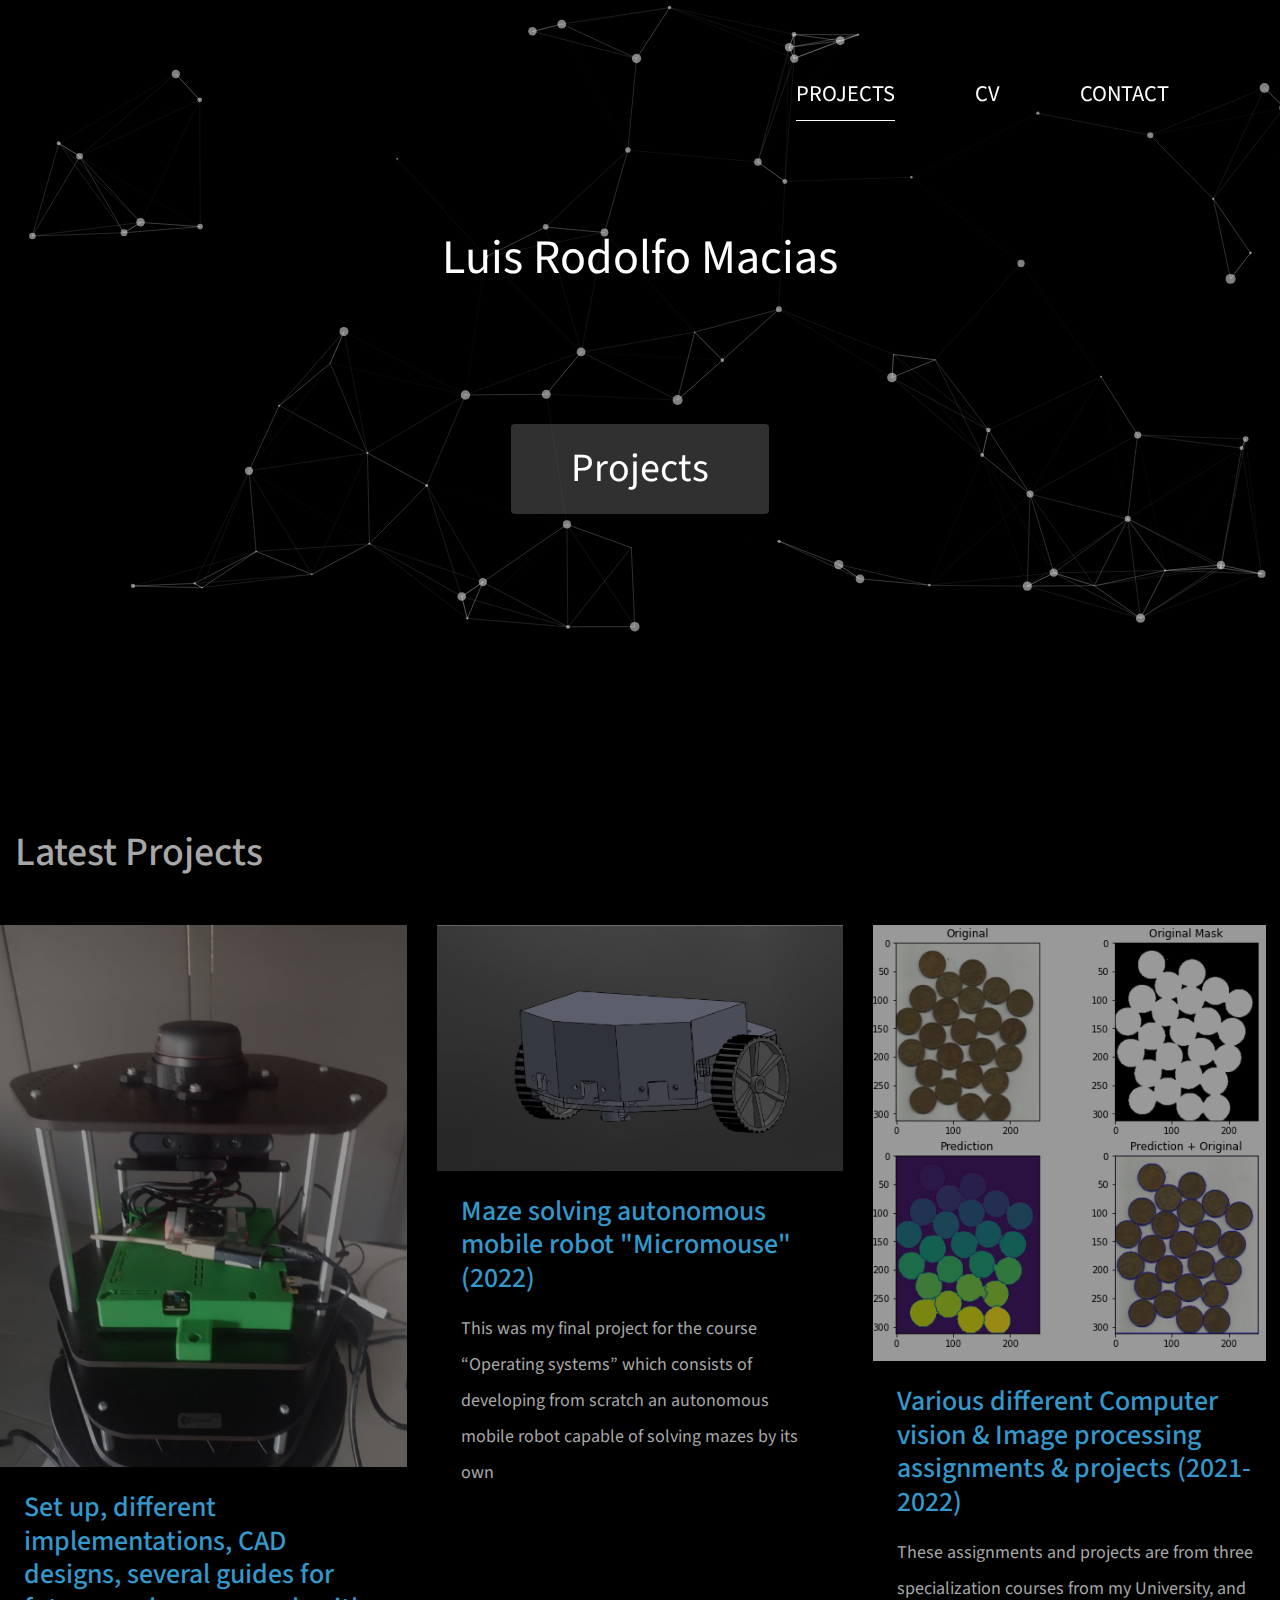
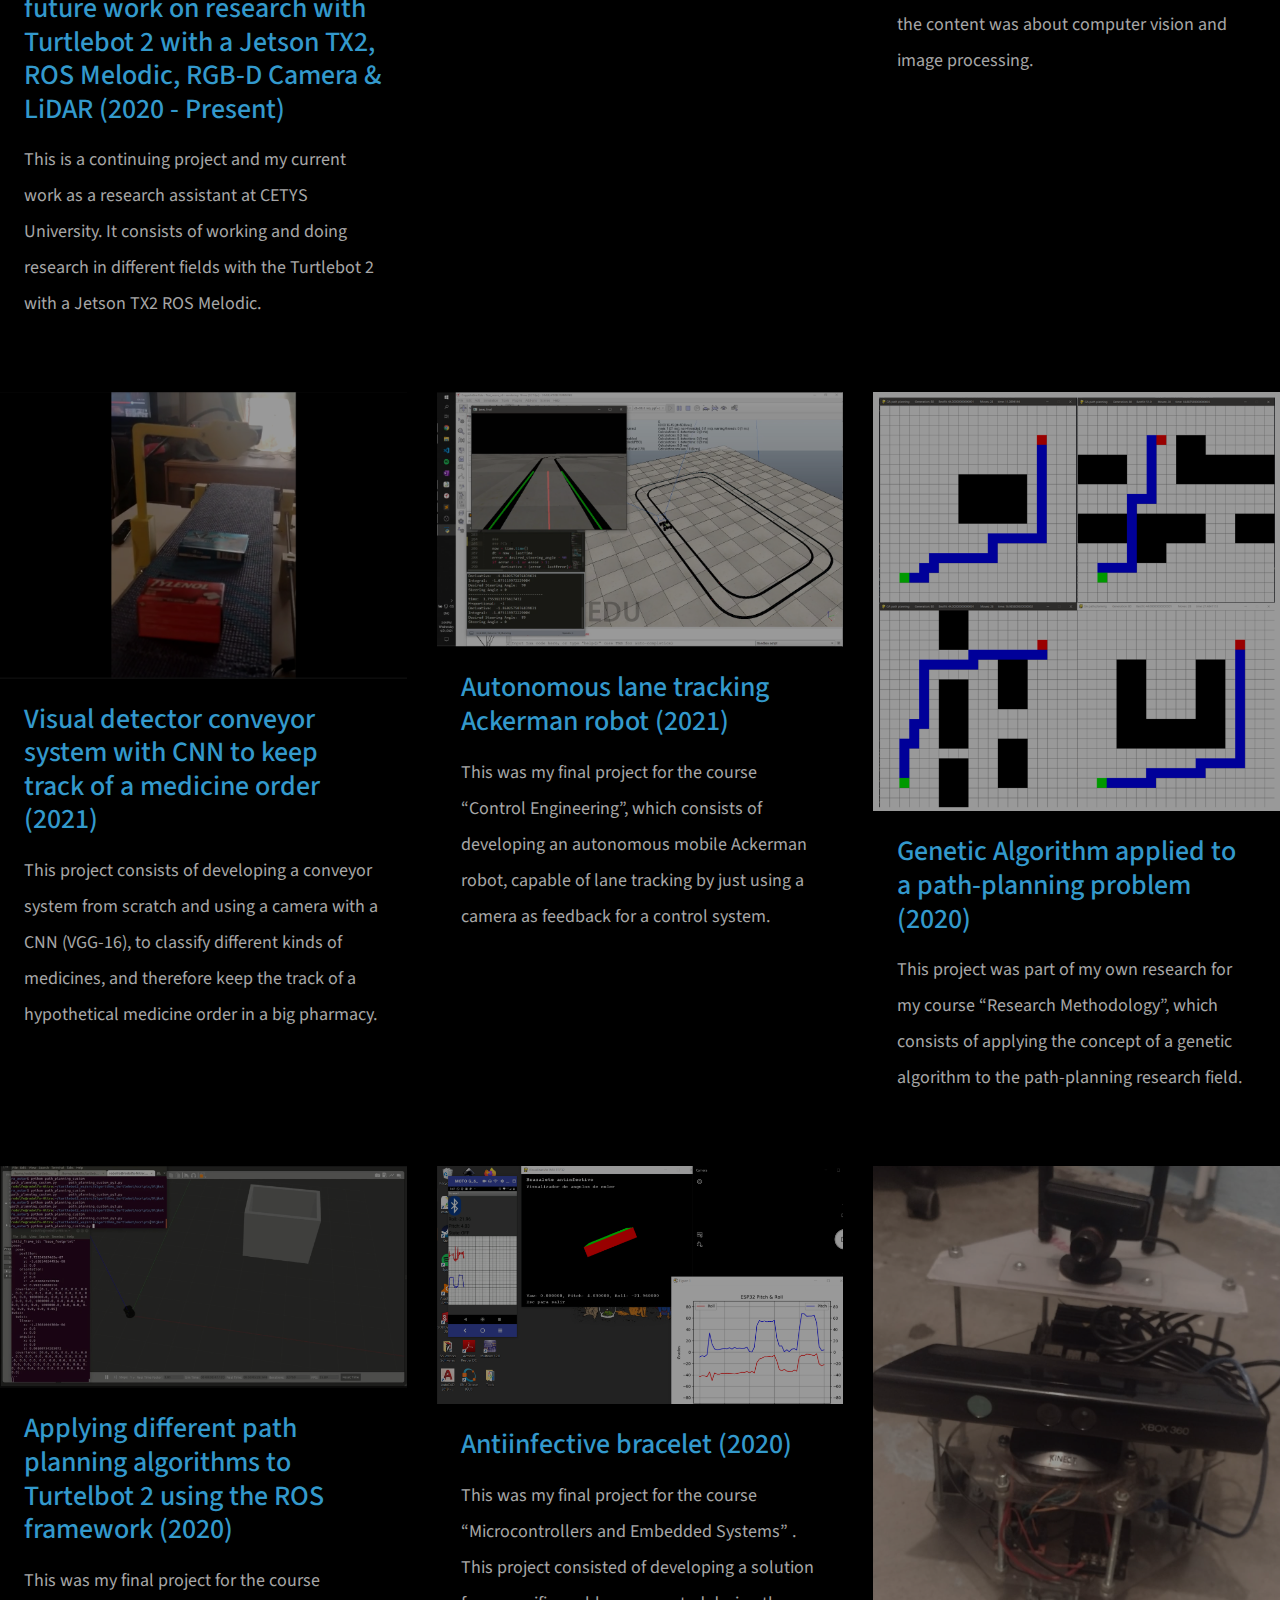
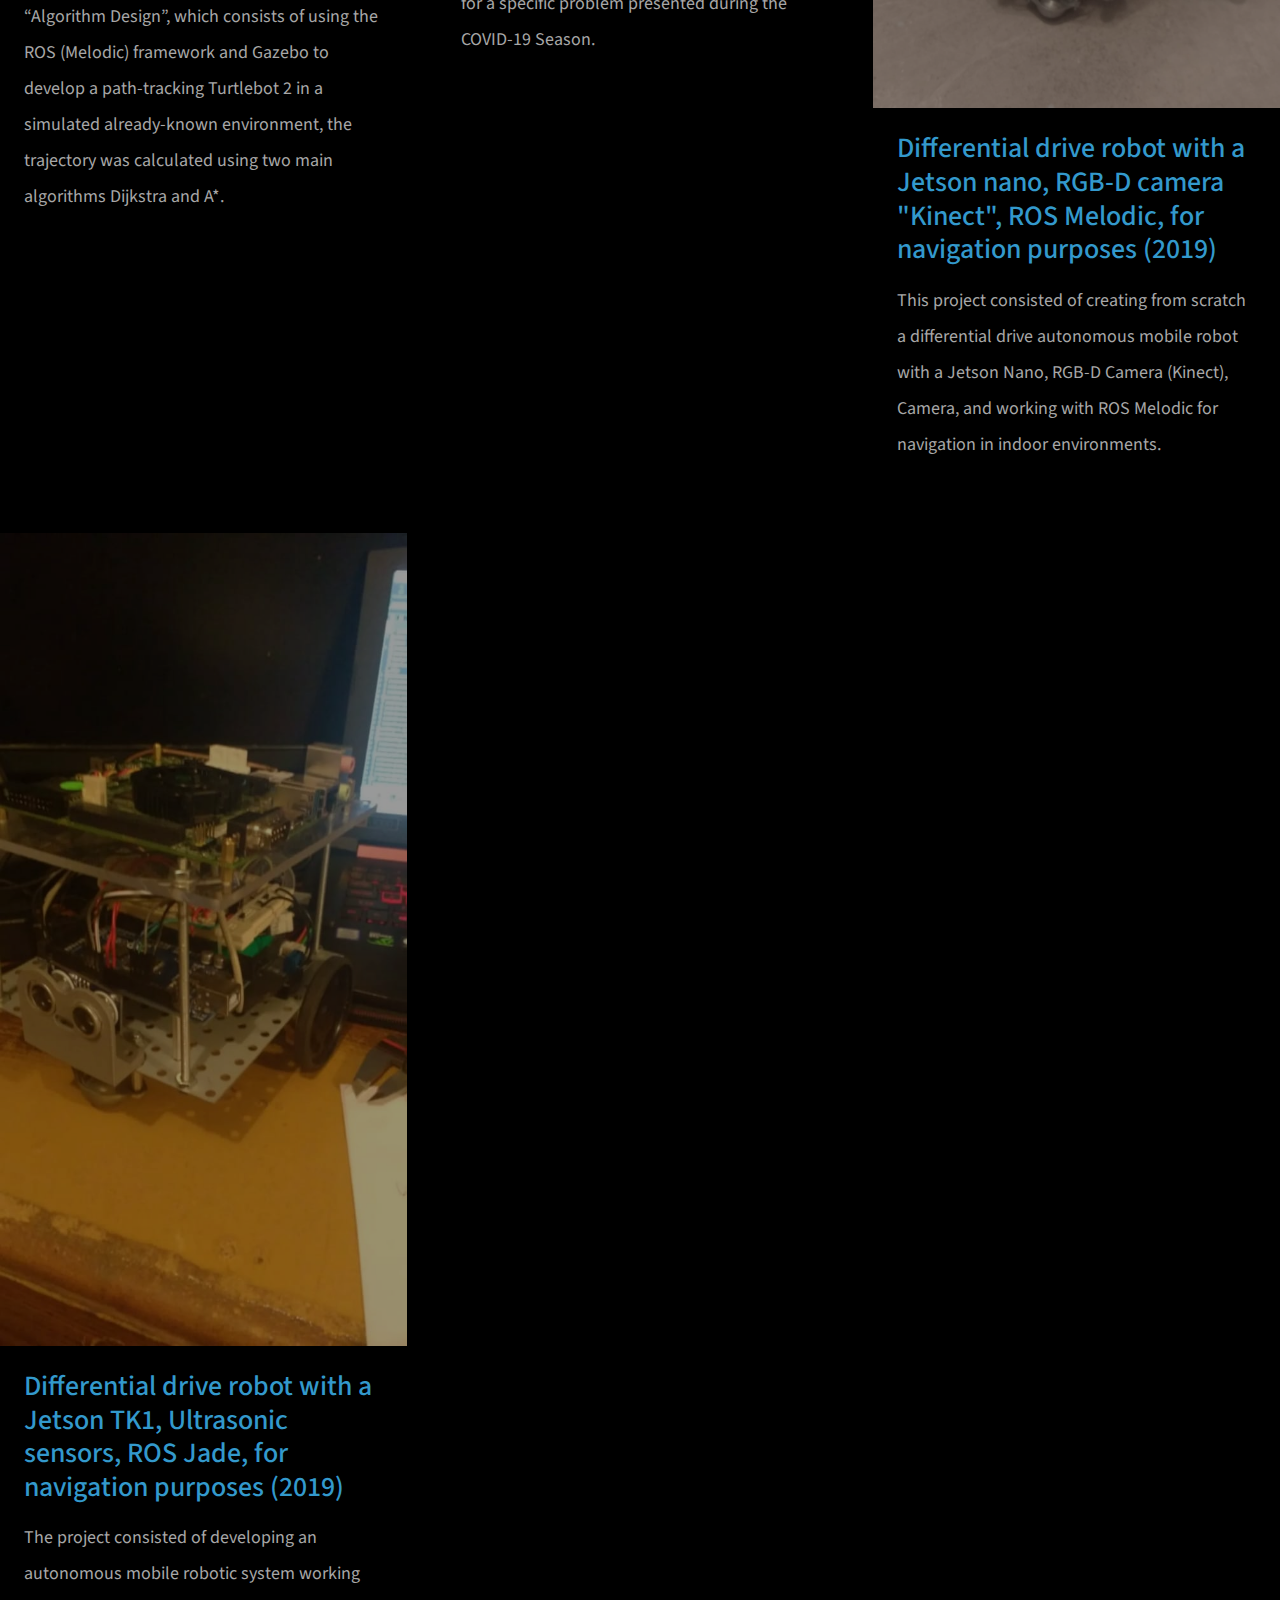
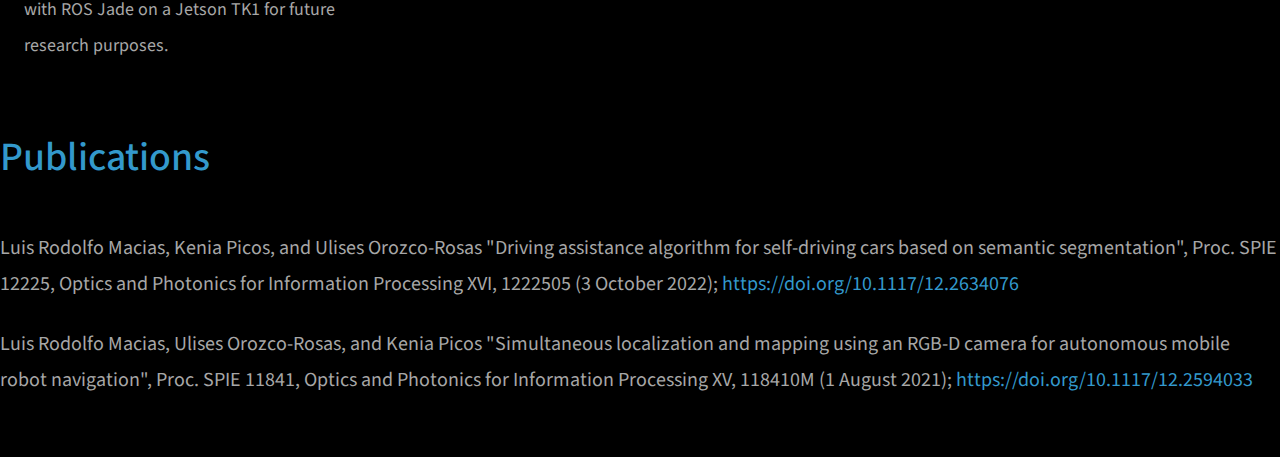
<file: index.html>
<!DOCTYPE html>
<html lang="en">

<head>
    <meta charset="UTF-8">
    <meta name="viewport" content="width=device-width, initial-scale=1.0">
    <title>Luis Rodolfo Macias</title>
    <link rel="stylesheet" href="fontawesome/css/all.min.css"> <!-- https://fontawesome.com/ -->
    <link href="https://fonts.googleapis.com/css2?family=Source+Sans+Pro&display=swap" rel="stylesheet">
    <!-- https://fonts.google.com/ -->
    <link rel="stylesheet" href="css/bootstrap.min.css">
    <link rel="stylesheet" href="css/templatemo-video-catalog.css">
<!--

TemplateMo 552 Video Catalog

https://templatemo.com/tm-552-video-catalog

-->

</head>

<style>

    /* ---- particles.js container ---- */ 
    
    #particles-js{ 
    position:relative;
    z-index:1;
    background-color:#00000000;
    width: 100%;
    height: 100%;
    /* max-height: 350px; */
    }
    
  
  .header,.banner-section{
    position:relative;
    width:100%;
    
  }
  
  .banner-section{
      height: 100vh;
      padding-top:150px;
      position: relative;
      align-items: center;
      justify-content: center;
      background-color: #3cd1ff;
      background-image:url(../img/bg.svg);
      background-size: cover;
      background-position: center center;
      background-repeat: no-repeat;
  }
  
  .header-inner{
    position:absolute;
    width:100%;
    top:0;
    z-index:44;
    left:0;
  }
  


</style>


<body>
    <div class="tm-page-wrap mx-auto">
        <div class="position-relative">
            <div class="position-absolute tm-site-header">
                <div class="container-fluid position-relative">
                    <div class="row"> 
                        <div class="col-5 col-md-8 ml-auto mr-0">
                            <div class="tm-site-nav">
                                <nav class="navbar navbar-expand-lg mr-0 ml-auto" id="tm-main-nav">
                                    <button class="navbar-toggler tm-bg-black py-2 px-3 mr-0 ml-auto collapsed" type="button"
                                        data-toggle="collapse" data-target="#navbar-nav" aria-controls="navbar-nav"
                                        aria-expanded="false" aria-label="Toggle navigation">
                                        <span>
                                            <i class="fas fa-bars tm-menu-closed-icon"></i>
                                            <i class="fas fa-times tm-menu-opened-icon"></i>
                                        </span>
                                    </button>
                                    <div class="collapse navbar-collapse tm-nav" id="navbar-nav">
                                        <ul class="navbar-nav text-uppercase">
                                            <li class="nav-item active">
                                                <a class="nav-link tm-nav-link" href="#">Projects <span class="sr-only">(current)</span></a>
                                            </li>
                                            <li class="nav-item">
                                                <a class="nav-link tm-nav-link" href="cv.html">CV</a>
                                            </li>
                                            <li class="nav-item">
                                                <a class="nav-link tm-nav-link" href="contact.html">Contact</a>
                                            </li>
                                        </ul>
                                    </div>
                                </nav>
                            </div>
                        </div>
                    </div>
                </div>
            </div>
            <div class="tm-welcome-container text-center text-white">
                <div class="tm-welcome-container-inner">
                    <p class="tm-welcome-text mb-5 text-white">Luis Rodolfo Macias</p>
                    <!-- <p class="tm-welcome-text mb-5 text-white">This is a full-width video banner.</p> -->
                    <a href="#content" class="btn tm-btn-animate tm-btn-cta tm-icon-down" >
                        <span>Projects</span>
                    </a>
                </div>
            </div>

        	<!-- <canvas class="particles-js-canvas-el" style="width: 100%; height: 50%;"></canvas> -->

            <div id="particles-js"></div>
            <script src="js/particles.js"></script>
	        <script src="js/app.js"></script>
        </div>

        <div class="container-fluid">
            <div id="content" class="mx-auto tm-content-container">
                <main>
		    <div class="col-12">
                        <h2 class="tm-page-title mb-5 tm-text-description">&nbsp;</h2>
                    </div>
                    <div class="row">
                        <div class="col-12">
                            <h2 class="tm-page-title mb-5 tm-text-description">Latest Projects</h2>
                    </div>
                    
                    <div class="row tm-catalog-item-list">
			<div class="col-lg-4 col-md-6 col-sm-12 tm-catalog-item">
                            <div class="position-relative tm-thumbnail-container">
                                <img src="img/portfolio/turtlebot2-research-1.jfif" alt="Image" class="img-fluid tm-catalog-item-img">    
                                <a href="turtlebot_research.html" class="position-absolute tm-img-overlay">
                                </a>
                            </div>
                            <div class="p-4 tm-bg-gray tm-catalog-item-description">
                                <h3 class="tm-text-primary mb-3 tm-catalog-item-title"> 
                                    <a class="tm-text-primary" href="turtlebot_research.html">Set up, different implementations, CAD designs, several guides for future work on research with Turtlebot 2 with a Jetson TX2, ROS Melodic, RGB-D Camera & LiDAR (2020 - Present)</a></h3>
                                <p class="tm-catalog-item-text tm-text-description">This is a continuing project and my current work as a research assistant at CETYS University. 
                                    It consists of working and doing research in different fields with the Turtlebot 2 with a Jetson TX2 ROS Melodic. </p>
                            </div>
                        </div>
                        <div class="col-lg-4 col-md-6 col-sm-12 tm-catalog-item">
                            <div class="position-relative tm-thumbnail-container">
                                <img src="img/portfolio/micromouse-3.png" alt="Image" class="img-fluid tm-catalog-item-img">    
                                <a href="micromouse.html" class="position-absolute tm-img-overlay">
                                </a>
                            </div>    
                            <div class="p-4 tm-bg-gray tm-catalog-item-description">
                                <h3 class="tm-text-primary mb-3 tm-catalog-item-title">
                                    <a class="tm-text-primary" href="micromouse.html">Maze solving autonomous mobile robot "Micromouse" (2022)</a></h3>
                                <p class="tm-catalog-item-text tm-text-description">This was my final project for the course “Operating systems” which consists of developing from scratch an autonomous mobile robot capable of solving mazes by its own</p>
                            </div>
                        </div>
                        <div class="col-lg-4 col-md-6 col-sm-12 tm-catalog-item">
                            <div class="position-relative tm-thumbnail-container">
                                <img src="img/portfolio/visual-ex-5.png" alt="Image" class="img-fluid tm-catalog-item-img">    
                                <a href="vision.html" class="position-absolute tm-img-overlay">
                                </a>
                            </div>
                            <div class="p-4 tm-bg-gray tm-catalog-item-description">
                                <h3 class="tm-text-primary mb-3 tm-catalog-item-title">
                                    <a class="tm-text-primary" href="vision.html">Various different Computer vision & Image processing assignments & projects (2021-2022)</a></h3>
                                <p class="tm-catalog-item-text tm-text-description">These assignments and projects are from three specialization courses from my University, and the content was about computer vision and image processing.</p>
                            </div>
                        </div>
                        <div class="col-lg-4 col-md-6 col-sm-12 tm-catalog-item">
                            <div class="position-relative tm-thumbnail-container">
                                <img src="img/portfolio/conveyor-2.png" alt="Image" class="img-fluid tm-catalog-item-img">    
                                <a href="conveyor.html" class="position-absolute tm-img-overlay">
                                </a>
                            </div>                            
                            <div class="p-4 tm-bg-gray tm-catalog-item-description">
                                <h3 class="tm-text-primary mb-3 tm-catalog-item-title">
                                    <a class="tm-text-primary" href="conveyor.html">Visual detector conveyor system with CNN to keep track of a medicine order (2021)</a></h3>
                                <p class="tm-catalog-item-text tm-text-description"> This project consists of developing a conveyor system from scratch and using a camera with a CNN (VGG-16), to classify different kinds of medicines, and therefore keep the track 
                                    of a hypothetical medicine order in a big pharmacy.</p>
                            </div>
                        </div>
                        <div class="col-lg-4 col-md-6 col-sm-12 tm-catalog-item">
                            <div class="position-relative tm-thumbnail-container">
                                <img src="img/portfolio/control-car-1.png" alt="Image" class="img-fluid tm-catalog-item-img">    
                                <a href="car.html" class="position-absolute tm-img-overlay">
                                </a>
                            </div>    
                            <div class="p-4 tm-bg-gray tm-catalog-item-description">
                                <h3 class="tm-text-primary mb-3 tm-catalog-item-title">
                                    <a class="tm-text-primary" href="car.html">Autonomous lane tracking Ackerman robot (2021)</a></h3>
                                <p class="tm-catalog-item-text tm-text-description">This was my final project for the course “Control Engineering”, 
                                    which consists of developing an autonomous mobile Ackerman robot, 
                                    capable of lane tracking by just using a camera as feedback for a control system.</p>
                            </div>
                        </div>
                        <div class="col-lg-4 col-md-6 col-sm-12 tm-catalog-item">
                            <div class="position-relative tm-thumbnail-container">
                                <img src="img/portfolio/maps-ga.png" alt="Image" class="img-fluid tm-catalog-item-img">    
                                <a href="genetic.html" class="position-absolute tm-img-overlay">
                                </a>
                            </div>
                            <div class="p-4 tm-bg-gray tm-catalog-item-description">
                                <h3 class="tm-text-primary mb-3 tm-catalog-item-title">
                                    <a class="tm-text-primary" href="genetic.html">Genetic Algorithm applied to a path-planning problem (2020)</a></h3>
                                <p class="tm-catalog-item-text tm-text-description">This project was part of my own research for my course “Research Methodology”, 
                                    which consists of applying the concept of a genetic algorithm to the path-planning research field.</p>
                            </div>
                        </div>
                        <div class="col-lg-4 col-md-6 col-sm-12 tm-catalog-item">
                            <div class="position-relative tm-thumbnail-container">
                                <img src="img/portfolio/turtlebot2-sim-1.png" alt="Image" class="img-fluid tm-catalog-item-img">    
                                <a href="turtlebot_algorithms.html" class="position-absolute tm-img-overlay">
                                </a>
                            </div>                            
                            <div class="p-4 tm-bg-gray tm-catalog-item-description">
                                <h3 class="tm-text-primary mb-3 tm-catalog-item-title">
                                    <a class="tm-text-primary" href="turtlebot_algorithms.html">Applying different path planning algorithms to Turtelbot 2 using the ROS framework (2020)</a></h3>
                                <p class="tm-catalog-item-text tm-text-description">This was my final project for the course “Algorithm Design”, which consists of using the ROS (Melodic) framework and Gazebo to develop a 
                                    path-tracking Turtlebot 2 in a simulated already-known environment, the trajectory was calculated using two main algorithms Dijkstra and A*.</p>
                            </div>
                        </div>
                        <div class="col-lg-4 col-md-6 col-sm-12 tm-catalog-item">
                            <div class="position-relative tm-thumbnail-container">
                                <img src="img/portfolio/AF-Bracelet.png" alt="Image" class="img-fluid tm-catalog-item-img">    
                                <a href="bracelet.html" class="position-absolute tm-img-overlay">
                                </a>
                            </div>    
                            <div class="p-4 tm-bg-gray tm-catalog-item-description">
                                <h3 class="tm-text-primary mb-3 tm-catalog-item-title">
                                    <a class="tm-text-primary" href="bracelet.html">Antiinfective bracelet (2020)</a></h3>
                                <p class="tm-catalog-item-text tm-text-description">This was my final project for the course “Microcontrollers and Embedded Systems” . 
                                    This project consisted of developing a solution for a specific problem presented during the COVID-19 Season.</p>
                            </div>
                        </div>
                        <div class="col-lg-4 col-md-6 col-sm-12 tm-catalog-item">
                            <div class="position-relative tm-thumbnail-container">
                                <img src="img/portfolio/rodbot-2.jfif" alt="Image" class="img-fluid tm-catalog-item-img">    
                                <a href="rodbot.html" class="position-absolute tm-img-overlay">
                                </a>
                            </div>                            
                            <div class="p-4 tm-bg-gray tm-catalog-item-description">
                                <h3 class="tm-text-primary mb-3 tm-catalog-item-title">
                                    <a class="tm-text-primary" href="rodbot.html">Differential drive robot with a Jetson nano, RGB-D camera "Kinect", ROS Melodic, for navigation purposes (2019)</a></h3>
                                <p class="tm-catalog-item-text tm-text-description">This project consisted of creating from scratch a differential drive autonomous mobile robot with a Jetson Nano, 
                                    RGB-D Camera (Kinect), Camera, and working with ROS Melodic for navigation in indoor environments.</p>
                            </div>
                        </div>
                        <div class="col-lg-4 col-md-6 col-sm-12 tm-catalog-item">
                            <div class="position-relative tm-thumbnail-container">
                                <img src="img/portfolio/mobilerobot.jfif" alt="Image" class="img-fluid tm-catalog-item-img">    
                                <a href="mobile.html" class="position-absolute tm-img-overlay">
                                </a>
                            </div>    
                            <div class="p-4 tm-bg-gray tm-catalog-item-description">
                                <h3 class="tm-text-primary mb-3 tm-catalog-item-title">
                                    <a class="tm-text-primary" href="mobile.html">Differential drive robot with a Jetson TK1, Ultrasonic sensors, ROS Jade, for navigation purposes (2019)</a></h3>
                                <p class="tm-catalog-item-text tm-text-description">The project consisted of developing an autonomous mobile robotic system working with ROS Jade on a Jetson TK1 for future research purposes. </p>
                            </div>
                        </div>
                    </div>
                    <div class="row">
                        <div class="col-12">
                            <h2 class="tm-page-title mb-5 tm-text-primary">Publications</h2>
                            <p class="mb-4 tm-text-description" style="font-size: 20px"> Luis Rodolfo Macias, Kenia Picos, and Ulises Orozco-Rosas "Driving assistance algorithm for self-driving cars
                                based on semantic segmentation", Proc. SPIE 12225, Optics and Photonics for Information Processing XVI,
                                1222505 (3 October 2022); <a class="tm-text-link" href="https://doi.org/10.1117/12.2634076" 
                                target="_blank">https://doi.org/10.1117/12.2634076</a>                               
                            </p>    
                            <p class="mb-4 tm-text-description"  style="font-size: 20px">Luis Rodolfo Macias, Ulises Orozco-Rosas, and Kenia Picos "Simultaneous localization and mapping using
                                an RGB-D camera for autonomous mobile robot navigation", Proc. SPIE 11841, Optics and Photonics for
                                Information Processing XV, 118410M (1 August 2021); <a class="tm-text-link" href="https://doi.org/10.1117/12.2594033" 
                                target="_blank">https://doi.org/10.1117/12.2594033</a>
                                 </p>
                    </div>
            </div> <!-- tm-content-container -->    
        </div>

    </div> <!-- .tm-page-wrap -->

    <script src="js/jquery-3.4.1.min.js"></script>
    <script src="js/bootstrap.min.js"></script>
    <script>
        function setVideoSize() {
            const vidWidth = 1920;
            const vidHeight = 1080;
            let windowWidth = window.innerWidth;
            let newVidWidth = windowWidth;
            let newVidHeight = windowWidth * vidHeight / vidWidth;
            let marginLeft = 0;
            let marginTop = 0;

            if (newVidHeight < 500) {
                newVidHeight = 500;
                newVidWidth = newVidHeight * vidWidth / vidHeight;
            }

            if(newVidWidth > windowWidth) {
                marginLeft = -((newVidWidth - windowWidth) / 2);
            }

            if(newVidHeight > 720) {
                marginTop = -((newVidHeight - $('#tm-video-container').height()) / 2);
            }

            const tmVideo = $('#tm-video');

            tmVideo.css('width', newVidWidth);
            tmVideo.css('height', newVidHeight);
            tmVideo.css('margin-left', marginLeft);
            tmVideo.css('margin-top', marginTop);
        }

        $(document).ready(function () {
            /************** Video background *********/

            setVideoSize();

            // Set video background size based on window size
            let timeout;
            window.onresize = function () {
                clearTimeout(timeout);
                timeout = setTimeout(setVideoSize, 100);
            };

            // Play/Pause button for video background      
            const btn = $("#tm-video-control-button");

            btn.on("click", function (e) {
                const video = document.getElementById("tm-video");
                $(this).removeClass();

                if (video.paused) {
                    video.play();
                    $(this).addClass("fas fa-pause");
                } else {
                    video.pause();
                    $(this).addClass("fas fa-play");
                }
            });
        })
    </script>
    
</body>

</html>
</file>
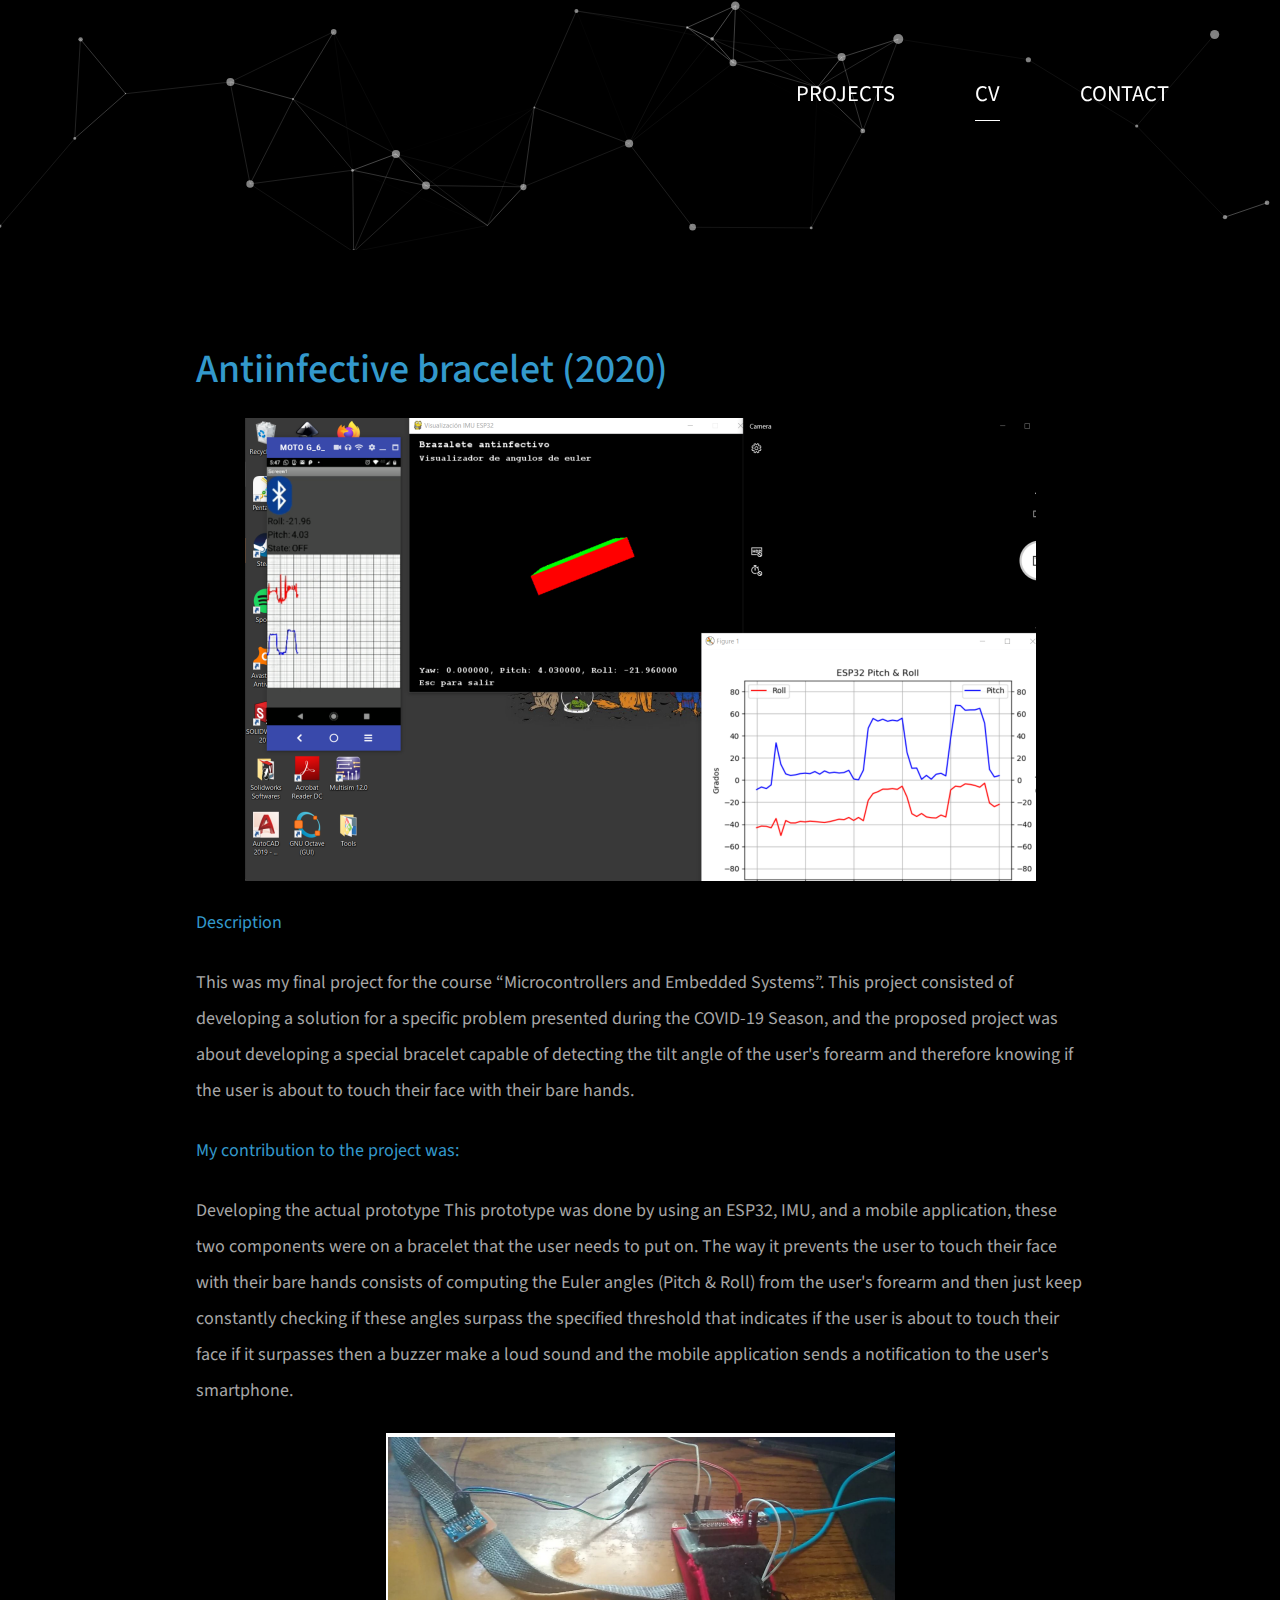
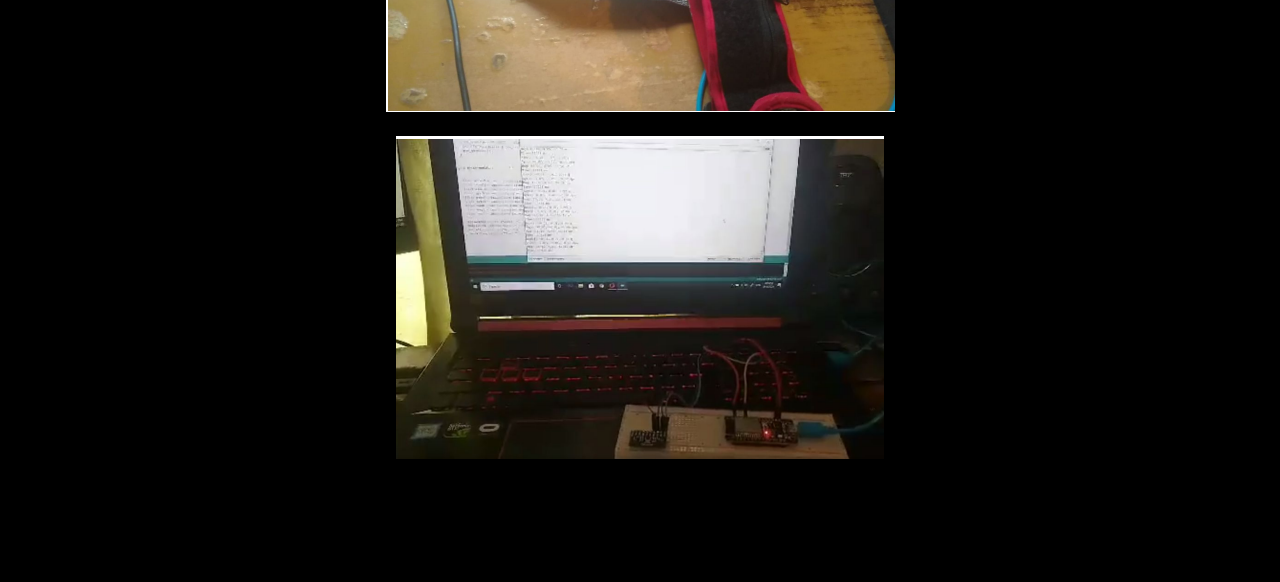
<file: bracelet.html>
<!DOCTYPE html>
<html lang="en">
<head>
	<meta charset="UTF-8">
    <meta name="viewport" content="width=device-width, initial-scale=1.0">
    <title>Bracelet</title>
    <link rel="stylesheet" href="fontawesome/css/all.min.css"> <!-- https://fontawesome.com/ -->
    <link href="https://fonts.googleapis.com/css2?family=Source+Sans+Pro&display=swap" rel="stylesheet">
    <!-- https://fonts.google.com/ -->
    <link rel="stylesheet" href="css/bootstrap.min.css">
    <link rel="stylesheet" href="css/templatemo-video-catalog.css">
<!--

TemplateMo 552 Video Catalog

https://templatemo.com/tm-552-video-catalog

-->

</head>

<style>

    /* ---- particles.js container ---- */ 
    
    #particles-js{ 
    position:relative;
    z-index:999;
    background-color:#00000000;
    width: 100%;
    height: 100%;
    /* max-height: 350px; */
    }
    
  
  .header,.banner-section{
    position:relative;
    width:100%;
    
  }
  
  .banner-section{
      height: 100vh;
      padding-top:150px;
      position: relative;
      align-items: center;
      justify-content: center;
      background-color: #3cd1ff;
      background-image:url(../img/bg.svg);
      background-size: cover;
      background-position: center center;
      background-repeat: no-repeat;
  }
  
  .header-inner{
    position:absolute;
    width:100%;
    top:0;
    z-index:44;
    left:0;
  }
  
  /* canvas.particles-js-canvas-el {
    position: absolute;
    top: 0;
    left: 0;
	z-index:1;
    width: 100%;
    height: 50%;
} */


</style>

<body>
	<div class="tm-page-wrap mx-auto">
		<div class="position-relative">
			<div class="potition-absolute tm-site-header">
				<div class="container-fluid position-relative">
					<div class="row">						
                        <div class="col-5 col-md-8 ml-auto mr-0">
                            <div class="tm-site-nav">
                                <nav class="navbar navbar-expand-lg mr-0 ml-auto" id="tm-main-nav">
                                    <button class="navbar-toggler tm-bg-black py-2 px-3 mr-0 ml-auto collapsed" type="button"
                                        data-toggle="collapse" data-target="#navbar-nav" aria-controls="navbar-nav"
                                        aria-expanded="false" aria-label="Toggle navigation">
                                        <span>
                                            <i class="fas fa-bars tm-menu-closed-icon"></i>
                                            <i class="fas fa-times tm-menu-opened-icon"></i>
                                        </span>
                                    </button>
                                    <div class="collapse navbar-collapse tm-nav" id="navbar-nav">
                                        <ul class="navbar-nav text-uppercase">
                                            <li class="nav-item">
                                                <a class="nav-link tm-nav-link" href="index.html">Projects</a>
                                            </li>
                                            <li class="nav-item active">
                                                <a class="nav-link tm-nav-link" href="cv.html">CV <span class="sr-only">(current)</span></a>
                                            </li>
                                            <li class="nav-item">
                                                <a class="nav-link tm-nav-link" href="contact.html">Contact</a>
                                            </li>
                                        </ul>
                                    </div>
                                </nav>
                            </div>
                        </div>
					</div>
				</div>

			</div>
			<div class="tm-welcome-container tm-fixed-header tm-fixed-header-2">
				<!-- <div class="text-center">
					<p class="pt-5 px-3 tm-welcome-text tm-welcome-text-2 mb-1 mt-lg-0 mt-5 text-white mx-auto">Another Image BG<br>it can be fixed.<br>Content will simply slide over.</p>                	
                </div> -->     

            </div>

            <div id="tm-fixed-header-bg">
                <div id="particles-js"></div>
                <script src="js/particles.js"></script>
                <script src="js/app.js"></script>
    
            </div>
		</div>
        <!-- Page content -->
		<main>
			<div class="container-fluid px-0">
				<div class="mx-auto tm-content-container">					
					<div class="row mt-3 mb-5 pb-3">
						<div class="col-12">
							<div class="mx-auto tm-about-text-container px-3">
								<h2 class="tm-page-title mb-4 tm-text-primary">Antiinfective bracelet (2020)</h2>
                                <div class="position-relative">
                                    <center><img src="img/portfolio/AF-Bracelet.png" alt="Image" class="img-fluid tm-catalog-item-img mb-4"></center>    
                                </div>
								<p class="mb-4 tm-text-primary">Description</p>
								<p class="mb-4 tm-text-description">This was my final project for the course “Microcontrollers and Embedded Systems”. This project consisted of developing a solution for a specific problem presented during the COVID-19 Season, and the proposed project was about developing 
                                    a special bracelet capable of detecting the tilt angle of the user's forearm and therefore knowing if the user is about to touch their face with their bare hands.
                                </p>
								<p class="mb-4 tm-text-primary">My contribution to the project was:</p>
                                <p class="mb-4 tm-text-description">Developing the actual prototype
                                    This prototype was done by using an ESP32, IMU, and a mobile application, these two components were 
                                    on a bracelet that the user needs to put on. The way it prevents the user to touch their face with their bare hands 
                                    consists of computing the Euler angles (Pitch & Roll) from the user's forearm and then just keep constantly checking if these angles 
                                    surpass the specified threshold that indicates if the user is about to touch their face if it surpasses then a buzzer make a loud sound 
                                    and the mobile application sends a notification to the user's smartphone.
                                    </p>
                                <div class="position-relative">
                                    <center><img src="img/portfolio/AF-Bracelet-2.png" alt="Image" class="img-fluid tm-catalog-item-img mb-4" >    
                                    <img src="img/portfolio/AF-Bracelet-3.png" alt="Image" class="img-fluid tm-catalog-item-img mb-4"></center>    
                                </div>
							</div>							
						</div>						
					</div>					
				</div>
		</main>
        
        

	<script src="js/jquery-3.4.1.min.js"></script>
    <script src="js/bootstrap.min.js"></script>
    <script src="js/parallax.min.js"></script>
</body>
</html>
</file>
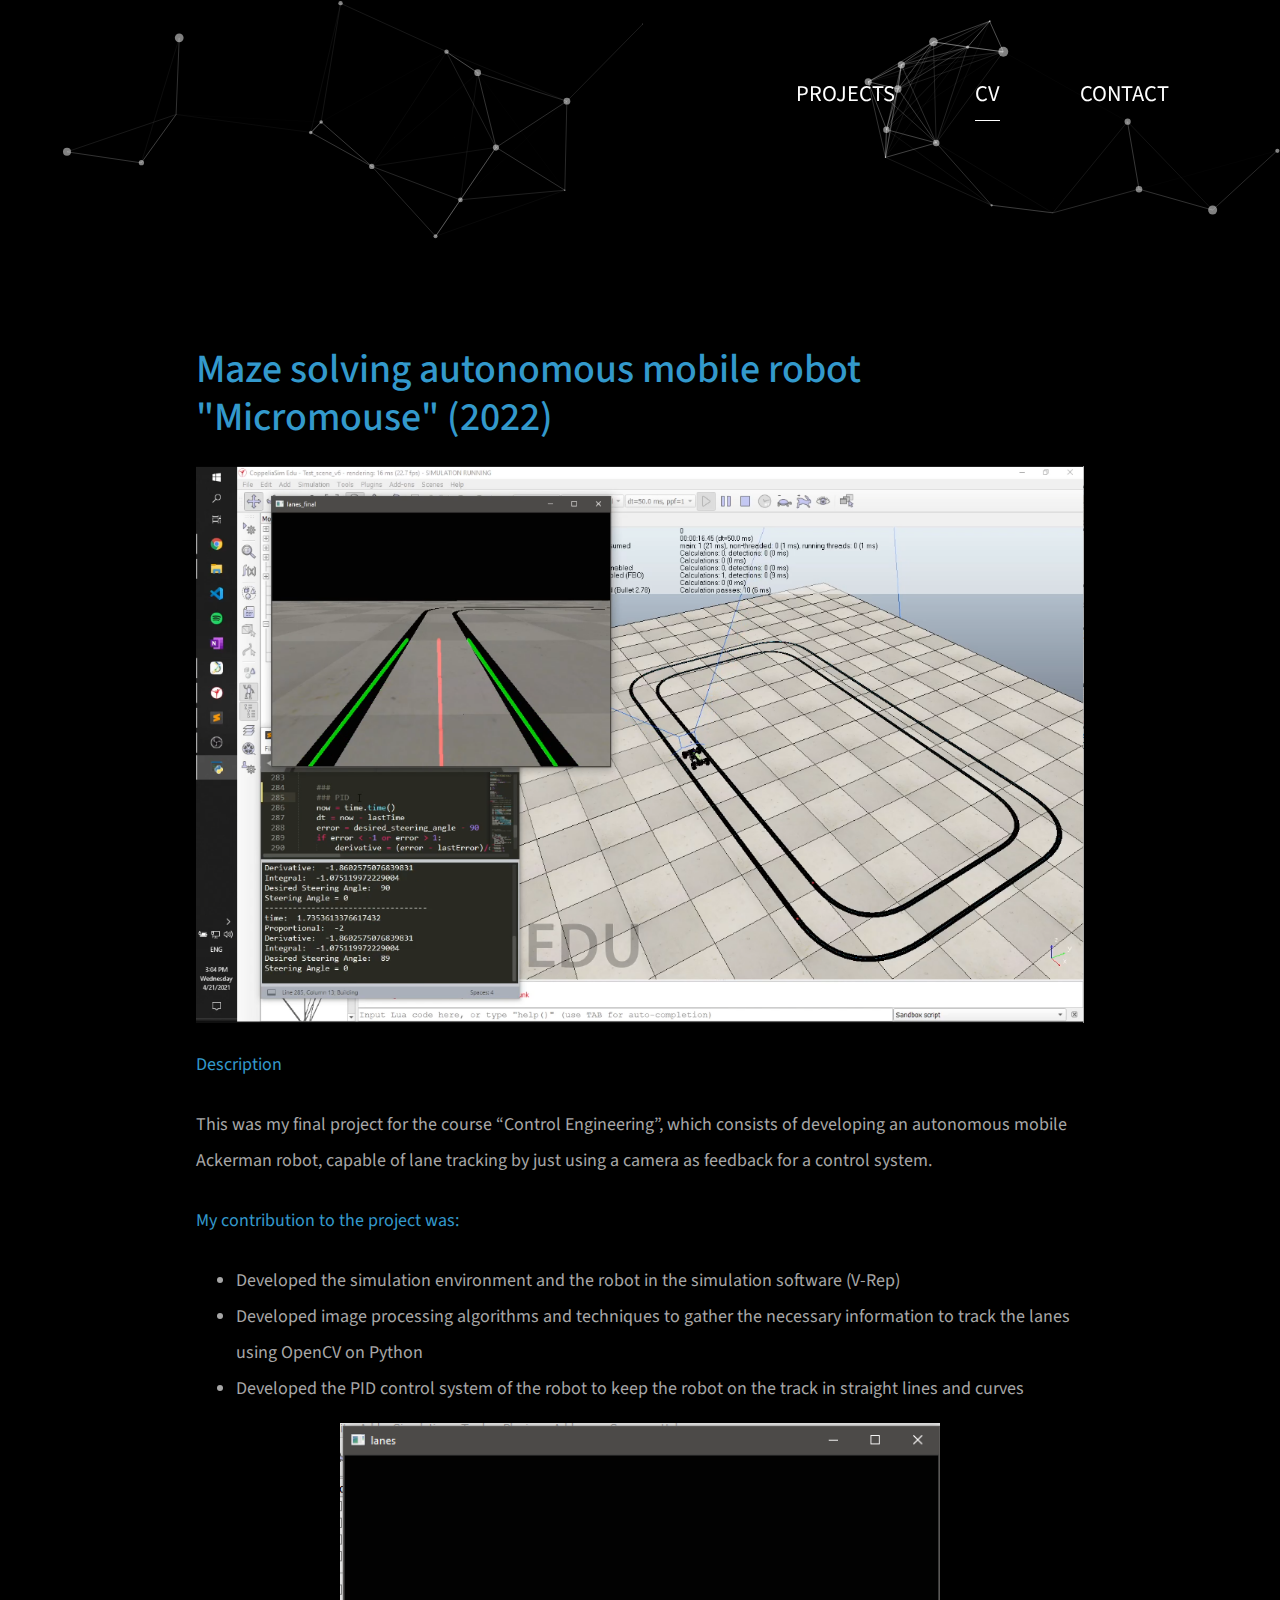
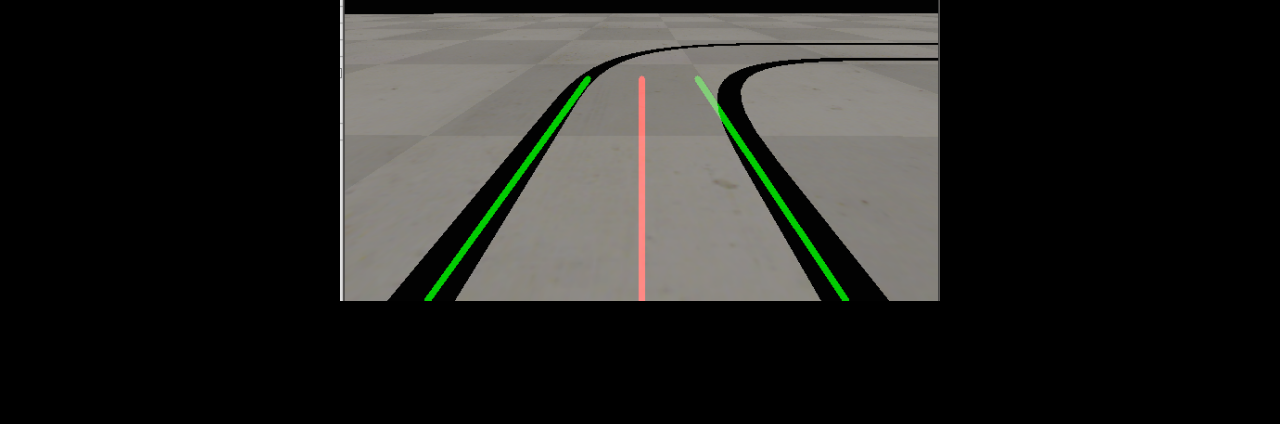
<file: car.html>
<!DOCTYPE html>
<html lang="en">
<head>
	<meta charset="UTF-8">
    <meta name="viewport" content="width=device-width, initial-scale=1.0">
    <title>Car</title>
    <link rel="stylesheet" href="fontawesome/css/all.min.css"> <!-- https://fontawesome.com/ -->
    <link href="https://fonts.googleapis.com/css2?family=Source+Sans+Pro&display=swap" rel="stylesheet">
    <!-- https://fonts.google.com/ -->
    <link rel="stylesheet" href="css/bootstrap.min.css">
    <link rel="stylesheet" href="css/templatemo-video-catalog.css">
<!--

TemplateMo 552 Video Catalog

https://templatemo.com/tm-552-video-catalog

-->

</head>

<style>

    /* ---- particles.js container ---- */ 
    
    #particles-js{ 
    position:relative;
    z-index:999;
    background-color:#00000000;
    width: 100%;
    height: 100%;
    /* max-height: 350px; */
    }
    
  
  .header,.banner-section{
    position:relative;
    width:100%;
    
  }
  
  .banner-section{
      height: 100vh;
      padding-top:150px;
      position: relative;
      align-items: center;
      justify-content: center;
      background-color: #3cd1ff;
      background-image:url(../img/bg.svg);
      background-size: cover;
      background-position: center center;
      background-repeat: no-repeat;
  }
  
  .header-inner{
    position:absolute;
    width:100%;
    top:0;
    z-index:44;
    left:0;
  }
  
  /* canvas.particles-js-canvas-el {
    position: absolute;
    top: 0;
    left: 0;
	z-index:1;
    width: 100%;
    height: 50%;
} */


</style>

<body>
	<div class="tm-page-wrap mx-auto">
		<div class="position-relative">
			<div class="potition-absolute tm-site-header">
				<div class="container-fluid position-relative">
					<div class="row">						
                        <div class="col-5 col-md-8 ml-auto mr-0">
                            <div class="tm-site-nav">
                                <nav class="navbar navbar-expand-lg mr-0 ml-auto" id="tm-main-nav">
                                    <button class="navbar-toggler tm-bg-black py-2 px-3 mr-0 ml-auto collapsed" type="button"
                                        data-toggle="collapse" data-target="#navbar-nav" aria-controls="navbar-nav"
                                        aria-expanded="false" aria-label="Toggle navigation">
                                        <span>
                                            <i class="fas fa-bars tm-menu-closed-icon"></i>
                                            <i class="fas fa-times tm-menu-opened-icon"></i>
                                        </span>
                                    </button>
                                    <div class="collapse navbar-collapse tm-nav" id="navbar-nav">
                                        <ul class="navbar-nav text-uppercase">
                                            <li class="nav-item">
                                                <a class="nav-link tm-nav-link" href="index.html">Projects</a>
                                            </li>
                                            <li class="nav-item active">
                                                <a class="nav-link tm-nav-link" href="cv.html">CV <span class="sr-only">(current)</span></a>
                                            </li>
                                            <li class="nav-item">
                                                <a class="nav-link tm-nav-link" href="contact.html">Contact</a>
                                            </li>
                                        </ul>
                                    </div>
                                </nav>
                            </div>
                        </div>
					</div>
				</div>

			</div>
			<div class="tm-welcome-container tm-fixed-header tm-fixed-header-2">
				<!-- <div class="text-center">
					<p class="pt-5 px-3 tm-welcome-text tm-welcome-text-2 mb-1 mt-lg-0 mt-5 text-white mx-auto">Another Image BG<br>it can be fixed.<br>Content will simply slide over.</p>                	
                </div> -->     

            </div>

            <div id="tm-fixed-header-bg">
                <div id="particles-js"></div>
                <script src="js/particles.js"></script>
                <script src="js/app.js"></script>
    
            </div>
		</div>
        <!-- Page content -->
		<main>
			<div class="container-fluid px-0">
				<div class="mx-auto tm-content-container">					
					<div class="row mt-3 mb-5 pb-3">
						<div class="col-12">
							<div class="mx-auto tm-about-text-container px-3">
								<h2 class="tm-page-title mb-4 tm-text-primary">Maze solving autonomous mobile robot "Micromouse" (2022)</h2>
                                <div class="position-relative">
                                    <img src="img/portfolio/control-car-1.png" alt="Image" class="img-fluid tm-catalog-item-img mb-4">    
                                </div>
								<p class="mb-4 tm-text-primary">Description</p>
								<p class="mb-4 tm-text-description">This was my final project for the course “Control Engineering”, which consists of developing an autonomous mobile Ackerman robot,
                                     capable of lane tracking by just using a camera as feedback for a control system.
                                </p>
								<p class="mb-4 tm-text-primary">My contribution to the project was:</p>
								<ul>
                                    <li class="tm-text-description">Developed the simulation environment and the robot in the simulation software (V-Rep)</li>
                                    <li class="tm-text-description">Developed image processing algorithms and techniques to gather the necessary information to track the lanes using OpenCV on Python</li>
                                    <li class="tm-text-description">Developed the PID control system of the robot to keep the robot on the track in straight lines and curves</li>
                                </ul>
                                <div class="position-relative">
                                    <center><img src="img/portfolio/control-car-2.png" alt="Image" class="img-fluid tm-catalog-item-img mb-4" width="600"></center>      
                                </div>
							</div>							
						</div>						
					</div>					
				</div>
		</main>
        
        

	<script src="js/jquery-3.4.1.min.js"></script>
    <script src="js/bootstrap.min.js"></script>
    <script src="js/parallax.min.js"></script>
</body>
</html>
</file>
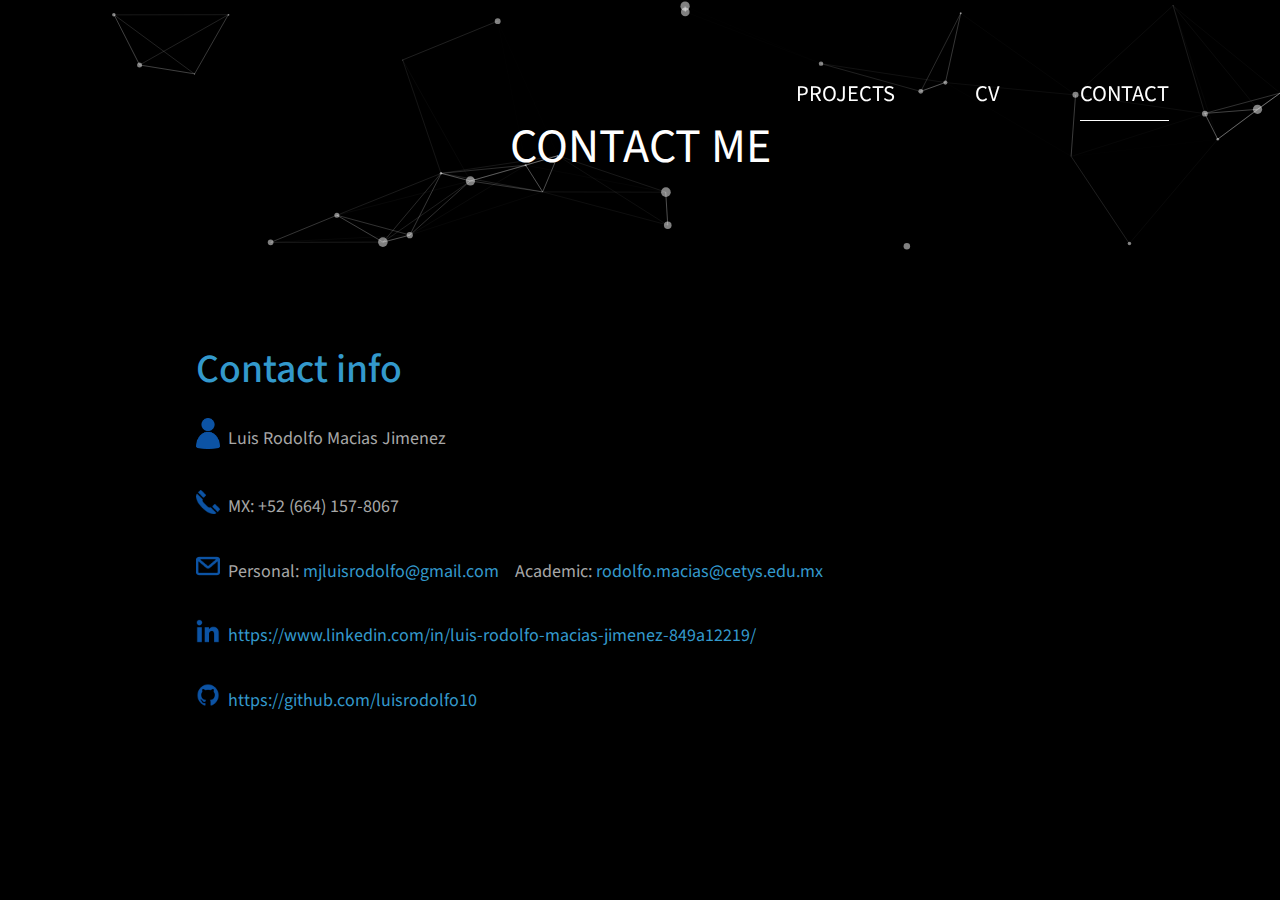
<file: contact.html>
<!DOCTYPE html>
<html lang="en">
<head>
	<meta charset="UTF-8">
    <meta name="viewport" content="width=device-width, initial-scale=1.0">
    <title>Contact</title>
    <link rel="stylesheet" href="fontawesome/css/all.min.css"> <!-- https://fontawesome.com/ -->
    <link href="https://fonts.googleapis.com/css2?family=Source+Sans+Pro&display=swap" rel="stylesheet">
    <!-- https://fonts.google.com/ -->
    <link rel="stylesheet" href="css/bootstrap.min.css">
    <link rel="stylesheet" href="css/templatemo-video-catalog.css">
</head>
<!--

TemplateMo 552 Video Catalog

https://templatemo.com/tm-552-video-catalog

-->


<style>

    /* ---- particles.js container ---- */ 
    
    #particles-js{ 
    position:relative;
    z-index:999;
    background-color:#00000000;
    width: 100%;
    height: 100%;
    /* max-height: 350px; */
    }
    
  
  .header,.banner-section{
    position:relative;
    width:100%;
    
  }
  
  .banner-section{
      height: 100vh;
      padding-top:150px;
      position: relative;
      align-items: center;
      justify-content: center;
      background-color: #3cd1ff;
      background-image:url(../img/bg.svg);
      background-size: cover;
      background-position: center center;
      background-repeat: no-repeat;
  }
  
  .header-inner{
    position:absolute;
    width:100%;
    top:0;
    z-index:44;
    left:0;
  }
  
  /* canvas.particles-js-canvas-el {
    position: absolute;
    top: 0;
    left: 0;
	z-index:1;
    width: 100%;
    height: 50%;
} */


</style>


<body>
	<div class="tm-page-wrap mx-auto">
		<div class="position-relative">
			<div class="potition-absolute tm-site-header">
				<div class="container-fluid position-relative">
					<div class="row">						
                        <!-- <div class="col-7 col-md-4">
                            <a href="index.html" class="tm-bg-black text-center tm-logo-container">
                                <i class="fas fa-video tm-site-logo mb-3"></i>
                                <h1 class="tm-site-name">Video Catalog</h1>
                            </a>
                        </div> -->
                        <div class="col-5 col-md-8 ml-auto mr-0">
                            <div class="tm-site-nav">
                                <nav class="navbar navbar-expand-lg mr-0 ml-auto" id="tm-main-nav">
                                    <button class="navbar-toggler tm-bg-black py-2 px-3 mr-0 ml-auto collapsed" type="button"
                                        data-toggle="collapse" data-target="#navbar-nav" aria-controls="navbar-nav"
                                        aria-expanded="false" aria-label="Toggle navigation">
                                        <span>
                                            <i class="fas fa-bars tm-menu-closed-icon"></i>
                                            <i class="fas fa-times tm-menu-opened-icon"></i>
                                        </span>
                                    </button>
                                    <div class="collapse navbar-collapse tm-nav" id="navbar-nav">
                                        <ul class="navbar-nav text-uppercase">
                                            <li class="nav-item">
                                                <a class="nav-link tm-nav-link" href="index.html">Projects</a>
                                            </li>
                                            <li class="nav-item">
                                                <a class="nav-link tm-nav-link" href="cv.html">CV</a>
                                            </li>
                                            <li class="nav-item active">
                                                <a class="nav-link tm-nav-link" href="contact.html">Contact <span class="sr-only">(current)</span></a>
                                            </li>
                                        </ul>
                                    </div>
                                </nav>
                            </div>
                        </div>
					</div>
				</div>
			</div>
			<div class="tm-welcome-container tm-fixed-header tm-fixed-header-3">
				<div class="text-center">
					<p class="pt-5 px-3 tm-welcome-text tm-welcome-text-2 mb-1 mt-lg-0 mt-5 text-white mx-auto">
                        CONTACT ME
                    </p>                	
				</div>                
            </div>

            <div id="tm-fixed-header-bg">
                <div id="particles-js"></div>
                <script src="js/particles.js"></script>
                <script src="js/app.js"></script>
            </div>
		</div>

		<!-- Page content -->
		<main>
			<div class="container-fluid px-0">
				<div class="mx-auto tm-content-container">					
					<div class="row mt-3 mb-5 pb-3">
						<div class="col-12">
							<div class="mx-auto tm-about-text-container px-3">
								<h2 class="tm-page-title mb-4 tm-text-primary">Contact info</h2>
                                <p class="mb-4 tm-text-description">
                                    <p>
                                    <img src="img/person-icon.png" alt="Image" class="img-fluid tm-catalog-item-img mb-4" width="24" style="vertical-align: middle;"> 
                                    <span class="mb-4 tm-text-description"  style="vertical-align: text-bottom;">&nbsp;Luis Rodolfo Macias Jimenez</span>
                                    </p>

                                    <p>
                                    <img src="img/phone-icon.png" alt="Image" class="img-fluid tm-catalog-item-img mb-4" width="24" style="vertical-align: middle;"> 
                                    <span class="mb-4 tm-text-description"  style="vertical-align: text-bottom;">&nbsp;MX: +52 (664) 157-8067</span>
                                    </p>

                                    <p>
                                    <img src="img/mail-icon.png" alt="Image" class="img-fluid tm-catalog-item-img mb-4" width="24" style="vertical-align: middle;"> 
                                    <span class="mb-4 tm-text-description"  style="vertical-align: text-bottom;">&nbsp;Personal:  
                                        <a class="tm-text-link" href="mailto: mjluisrodolfo@gmail.com" target="_blank">mjluisrodolfo@gmail.com</a>&nbsp;&nbsp;&nbsp;
                                        Academic: <a class="tm-text-link" href="mailto: rodolfo.macias@cetys.edu.mx" target="_blank">rodolfo.macias@cetys.edu.mx</a></span>
                                    </p>

                                    <p>
                                    <img src="img/linkedin-icon.png" alt="Image" class="img-fluid tm-catalog-item-img mb-4" width="24" style="vertical-align: middle;"> 
                                    <span class="mb-4 tm-text-description"  style="vertical-align: text-bottom;">&nbsp;<a class="tm-text-link" href="https://www.linkedin.com/in/luis-rodolfo-macias-jimenez-849a12219/" target="_blank">https://www.linkedin.com/in/luis-rodolfo-macias-jimenez-849a12219/</a></span>
                                    </p>

                                    <p>
                                    <img src="img/github-icon.png" alt="Image" class="img-fluid tm-catalog-item-img mb-4" width="24" style="vertical-align: middle;"> 
                                    <span class="mb-4 tm-text-description"  style="vertical-align: text-bottom;">&nbsp;<a class="tm-text-link" href="https://github.com/luisrodolfo10" target="_blank">https://github.com/luisrodolfo10</a></span>
                                    </p>
                                </p>
							</div>							
						</div>						
					</div>                               			
				</div>
			</div>
		</main>
	<script src="js/jquery-3.4.1.min.js"></script>
    <script src="js/bootstrap.min.js"></script>
    <script src="js/parallax.min.js"></script>    
</body>
</html>
</file>
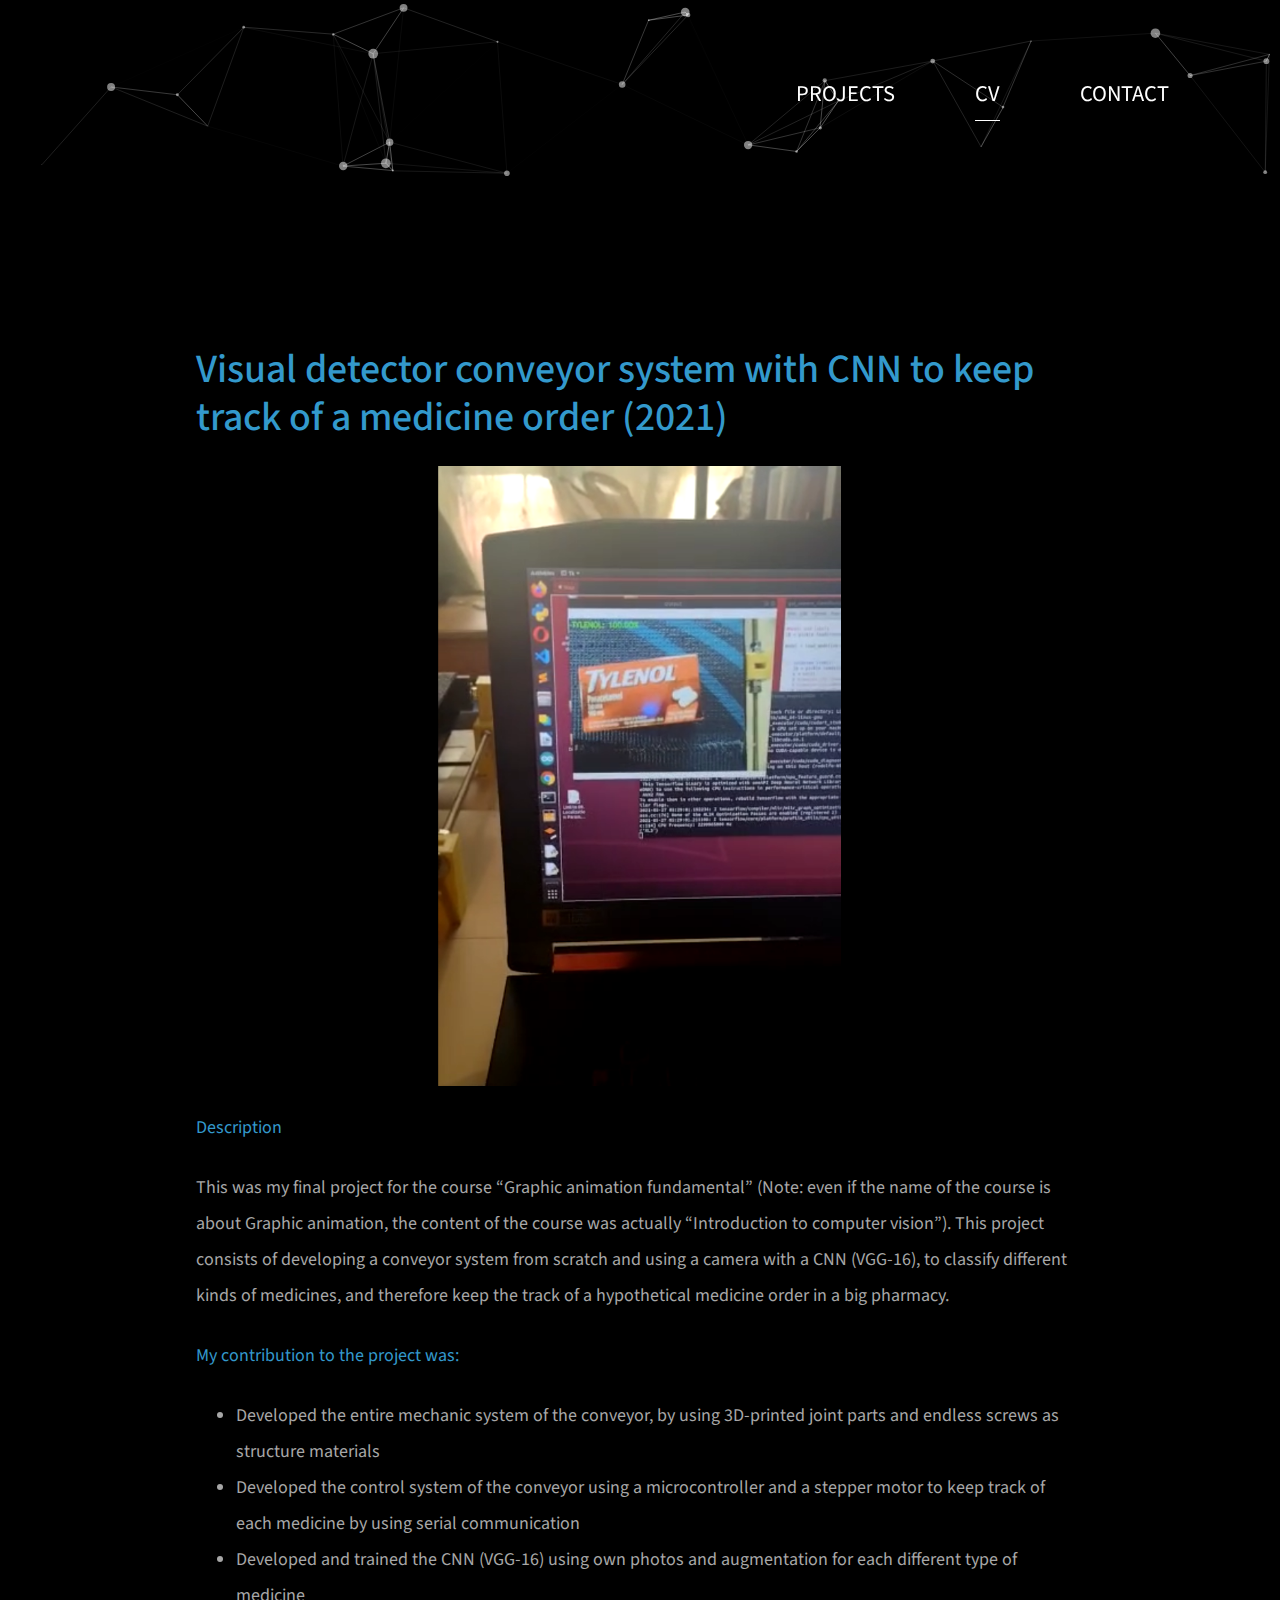
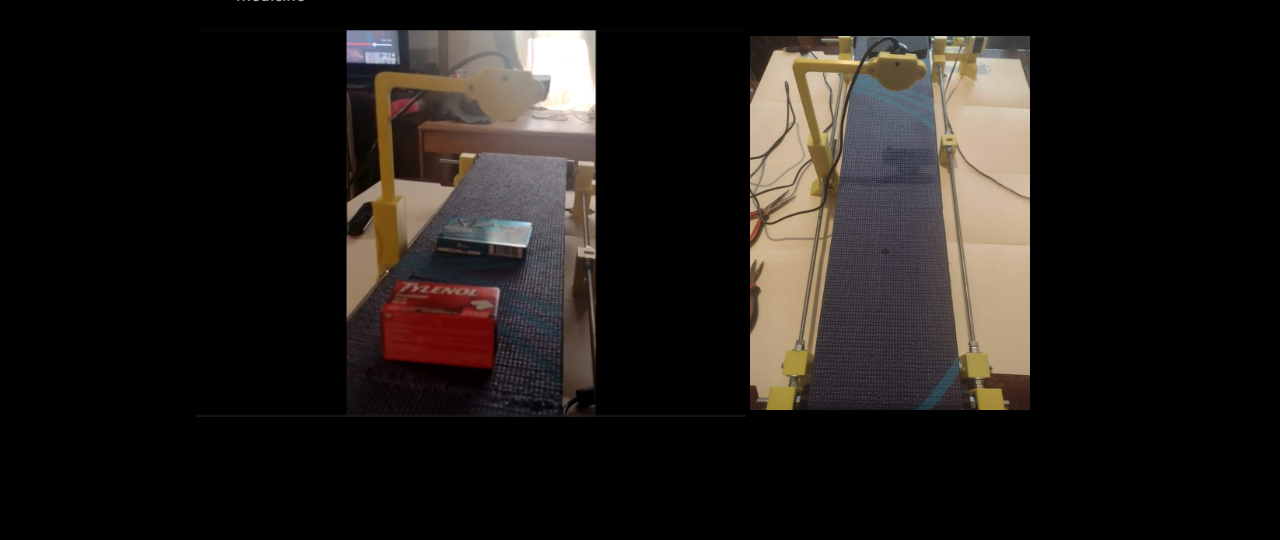
<file: conveyor.html>
<!DOCTYPE html>
<html lang="en">
<head>
	<meta charset="UTF-8">
    <meta name="viewport" content="width=device-width, initial-scale=1.0">
    <title>Conveyor</title>
    <link rel="stylesheet" href="fontawesome/css/all.min.css"> <!-- https://fontawesome.com/ -->
    <link href="https://fonts.googleapis.com/css2?family=Source+Sans+Pro&display=swap" rel="stylesheet">
    <!-- https://fonts.google.com/ -->
    <link rel="stylesheet" href="css/bootstrap.min.css">
    <link rel="stylesheet" href="css/templatemo-video-catalog.css">
<!--

TemplateMo 552 Video Catalog

https://templatemo.com/tm-552-video-catalog

-->

</head>

<style>

    /* ---- particles.js container ---- */ 
    
    #particles-js{ 
    position:relative;
    z-index:999;
    background-color:#00000000;
    width: 100%;
    height: 100%;
    /* max-height: 350px; */
    }
    
  
  .header,.banner-section{
    position:relative;
    width:100%;
    
  }
  
  .banner-section{
      height: 100vh;
      padding-top:150px;
      position: relative;
      align-items: center;
      justify-content: center;
      background-color: #3cd1ff;
      background-image:url(../img/bg.svg);
      background-size: cover;
      background-position: center center;
      background-repeat: no-repeat;
  }
  
  .header-inner{
    position:absolute;
    width:100%;
    top:0;
    z-index:44;
    left:0;
  }
  
  /* canvas.particles-js-canvas-el {
    position: absolute;
    top: 0;
    left: 0;
	z-index:1;
    width: 100%;
    height: 50%;
} */


</style>

<body>
	<div class="tm-page-wrap mx-auto">
		<div class="position-relative">
			<div class="potition-absolute tm-site-header">
				<div class="container-fluid position-relative">
					<div class="row">						
                        <div class="col-5 col-md-8 ml-auto mr-0">
                            <div class="tm-site-nav">
                                <nav class="navbar navbar-expand-lg mr-0 ml-auto" id="tm-main-nav">
                                    <button class="navbar-toggler tm-bg-black py-2 px-3 mr-0 ml-auto collapsed" type="button"
                                        data-toggle="collapse" data-target="#navbar-nav" aria-controls="navbar-nav"
                                        aria-expanded="false" aria-label="Toggle navigation">
                                        <span>
                                            <i class="fas fa-bars tm-menu-closed-icon"></i>
                                            <i class="fas fa-times tm-menu-opened-icon"></i>
                                        </span>
                                    </button>
                                    <div class="collapse navbar-collapse tm-nav" id="navbar-nav">
                                        <ul class="navbar-nav text-uppercase">
                                            <li class="nav-item">
                                                <a class="nav-link tm-nav-link" href="index.html">Projects</a>
                                            </li>
                                            <li class="nav-item active">
                                                <a class="nav-link tm-nav-link" href="cv.html">CV <span class="sr-only">(current)</span></a>
                                            </li>
                                            <li class="nav-item">
                                                <a class="nav-link tm-nav-link" href="contact.html">Contact</a>
                                            </li>
                                        </ul>
                                    </div>
                                </nav>
                            </div>
                        </div>
					</div>
				</div>

			</div>
			<div class="tm-welcome-container tm-fixed-header tm-fixed-header-2">
				<!-- <div class="text-center">
					<p class="pt-5 px-3 tm-welcome-text tm-welcome-text-2 mb-1 mt-lg-0 mt-5 text-white mx-auto">Another Image BG<br>it can be fixed.<br>Content will simply slide over.</p>                	
                </div> -->     

            </div>

            <div id="tm-fixed-header-bg">
                <div id="particles-js"></div>
                <script src="js/particles.js"></script>
                <script src="js/app.js"></script>
    
            </div>
		</div>
        <!-- Page content -->
		<main>
			<div class="container-fluid px-0">
				<div class="mx-auto tm-content-container">					
					<div class="row mt-3 mb-5 pb-3">
						<div class="col-12">
							<div class="mx-auto tm-about-text-container px-3">
								<h2 class="tm-page-title mb-4 tm-text-primary">Visual detector conveyor system with CNN to keep track of a medicine order (2021)</h2>
                                <div class="position-relative">
                                    <center><img src="img/portfolio/conveyor-1.png" alt="Image" class="img-fluid tm-catalog-item-img mb-4"></center>    
                                </div>
								<p class="mb-4 tm-text-primary">Description</p>
								<p class="mb-4 tm-text-description">This was my final project for the course “Graphic animation fundamental” 
                                    (Note: even if the name of the course is about Graphic animation, the content of the course was actually “Introduction to computer vision”). 
                                    This project consists of developing a conveyor system from scratch and using a camera with a CNN (VGG-16), 
                                    to classify different kinds of medicines, and therefore keep the track of a hypothetical medicine order in a big pharmacy.</p>
								<p class="mb-4 tm-text-primary">My contribution to the project was:</p>
								<ul>
                                    <li class="tm-text-description">Developed the entire mechanic system of the conveyor, by using 3D-printed joint parts and endless screws as structure materials</li>
                                    <li class="tm-text-description">Developed the control system of the conveyor using a microcontroller and a stepper motor to keep track of each medicine by using serial communication</li>
                                    <li class="tm-text-description">Developed and trained the CNN (VGG-16) using own photos and augmentation for each different type of medicine</li>
                                </ul>
                                <div class="position-relative">
                                    <img src="img/portfolio/conveyor-2.png" alt="Image" class="img-fluid tm-catalog-item-img mb-4" width="550">    
                                    <img src="img/portfolio/medicine.jfif" alt="Image" class="img-fluid tm-catalog-item-img mb-4" width="280"> 
                                </div>
							</div>							
						</div>						
					</div>					
				</div>
		</main>
        
        

	<script src="js/jquery-3.4.1.min.js"></script>
    <script src="js/bootstrap.min.js"></script>
    <script src="js/parallax.min.js"></script>
</body>
</html>
</file>
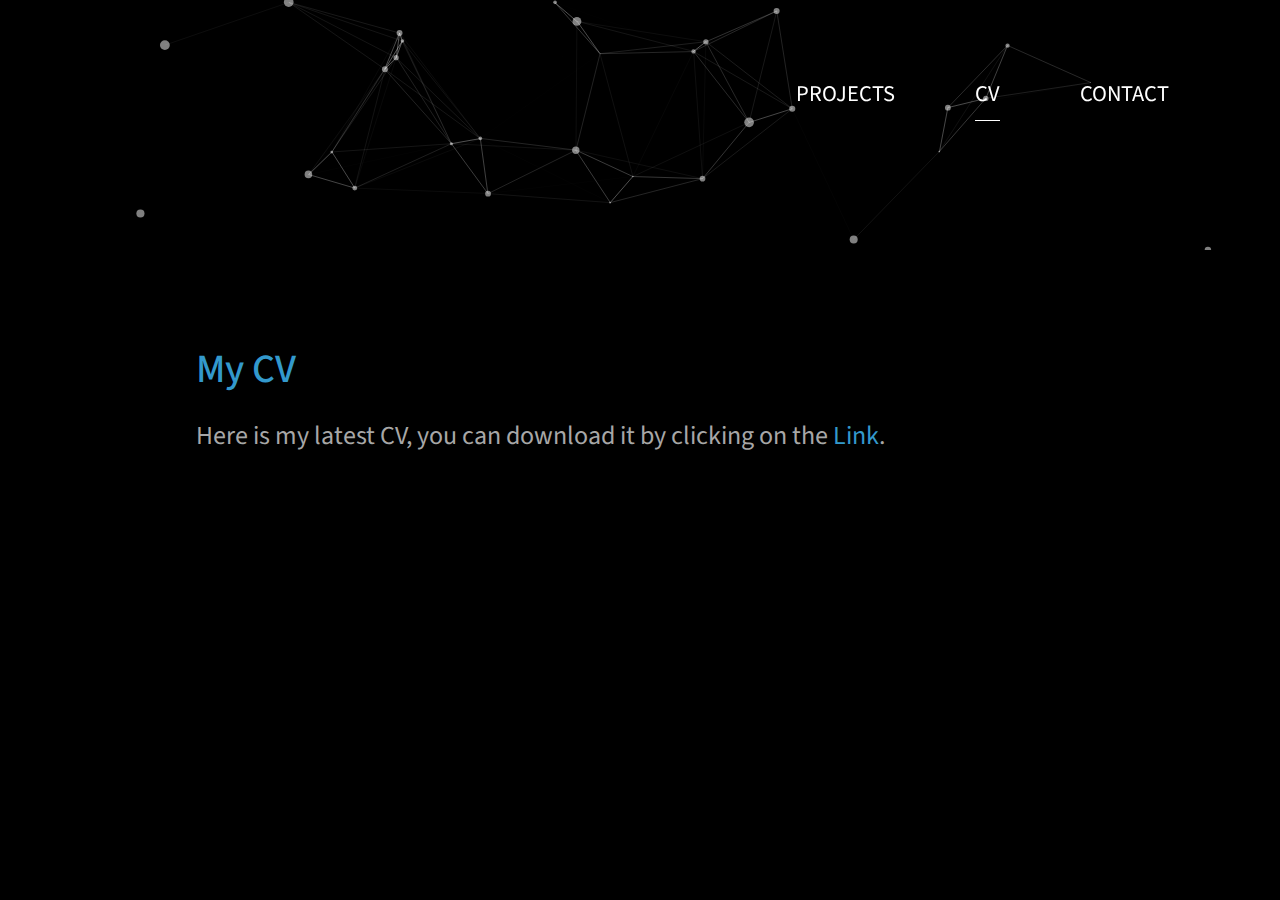
<file: cv.html>
<!DOCTYPE html>
<html lang="en">
<head>
	<meta charset="UTF-8">
    <meta name="viewport" content="width=device-width, initial-scale=1.0">
    <title>CV</title>
    <link rel="stylesheet" href="fontawesome/css/all.min.css"> <!-- https://fontawesome.com/ -->
    <link href="https://fonts.googleapis.com/css2?family=Source+Sans+Pro&display=swap" rel="stylesheet">
    <!-- https://fonts.google.com/ -->
    <link rel="stylesheet" href="css/bootstrap.min.css">
    <link rel="stylesheet" href="css/templatemo-video-catalog.css">
<!--

TemplateMo 552 Video Catalog

https://templatemo.com/tm-552-video-catalog

-->

</head>

<style>

    /* ---- particles.js container ---- */ 
    
    #particles-js{ 
    position:relative;
    z-index:999;
    background-color:#00000000;
    width: 100%;
    height: 100%;
    /* max-height: 350px; */
    }
    
  
  .header,.banner-section{
    position:relative;
    width:100%;
    
  }
  
  .banner-section{
      height: 100vh;
      padding-top:150px;
      position: relative;
      align-items: center;
      justify-content: center;
      background-color: #3cd1ff;
      background-image:url(../img/bg.svg);
      background-size: cover;
      background-position: center center;
      background-repeat: no-repeat;
  }
  
  .header-inner{
    position:absolute;
    width:100%;
    top:0;
    z-index:44;
    left:0;
  }
  
  /* canvas.particles-js-canvas-el {
    position: absolute;
    top: 0;
    left: 0;
	z-index:1;
    width: 100%;
    height: 50%;
} */


</style>

<body>
	<div class="tm-page-wrap mx-auto">
		<div class="position-relative">
			<div class="potition-absolute tm-site-header">
				<div class="container-fluid position-relative">
					<div class="row">						
                        <div class="col-5 col-md-8 ml-auto mr-0">
                            <div class="tm-site-nav">
                                <nav class="navbar navbar-expand-lg mr-0 ml-auto" id="tm-main-nav">
                                    <button class="navbar-toggler tm-bg-black py-2 px-3 mr-0 ml-auto collapsed" type="button"
                                        data-toggle="collapse" data-target="#navbar-nav" aria-controls="navbar-nav"
                                        aria-expanded="false" aria-label="Toggle navigation">
                                        <span>
                                            <i class="fas fa-bars tm-menu-closed-icon"></i>
                                            <i class="fas fa-times tm-menu-opened-icon"></i>
                                        </span>
                                    </button>
                                    <div class="collapse navbar-collapse tm-nav" id="navbar-nav">
                                        <ul class="navbar-nav text-uppercase">
                                            <li class="nav-item">
                                                <a class="nav-link tm-nav-link" href="index.html">Projects</a>
                                            </li>
                                            <li class="nav-item active">
                                                <a class="nav-link tm-nav-link" href="cv.html">CV <span class="sr-only">(current)</span></a>
                                            </li>
                                            <li class="nav-item">
                                                <a class="nav-link tm-nav-link" href="contact.html">Contact</a>
                                            </li>
                                        </ul>
                                    </div>
                                </nav>
                            </div>
                        </div>
					</div>
				</div>

			</div>
			<div class="tm-welcome-container tm-fixed-header tm-fixed-header-2">
				<!-- <div class="text-center">
					<p class="pt-5 px-3 tm-welcome-text tm-welcome-text-2 mb-1 mt-lg-0 mt-5 text-white mx-auto">Another Image BG<br>it can be fixed.<br>Content will simply slide over.</p>                	
                </div> -->     

            </div>

            <div id="tm-fixed-header-bg">
                <div id="particles-js"></div>
                <script src="js/particles.js"></script>
                <script src="js/app.js"></script>
    
            </div>
		</div>
        <!-- Page content -->
		<main>
			<div class="container-fluid px-0">
				<div class="mx-auto tm-content-container">					
					<div class="row mt-3 mb-5 pb-3">
						<div class="col-12">
							<div class="mx-auto tm-about-text-container px-3">
								<h2 class="tm-page-title mb-4 tm-text-primary">My CV</h2>
								<p class="mb-4 tm-text-description" style="font-size: 26px">Here is my latest CV, you can download it by clicking on the <a class="tm-text-link" href="assets/Luis_Rodolfo_Macias_CV.pdf" target="_blank">Link</a>.</p>
							</div>							
						</div>						
					</div>					
				</div>
		</main>
        
        

	<script src="js/jquery-3.4.1.min.js"></script>
    <script src="js/bootstrap.min.js"></script>
    <script src="js/parallax.min.js"></script>
</body>
</html>
</file>
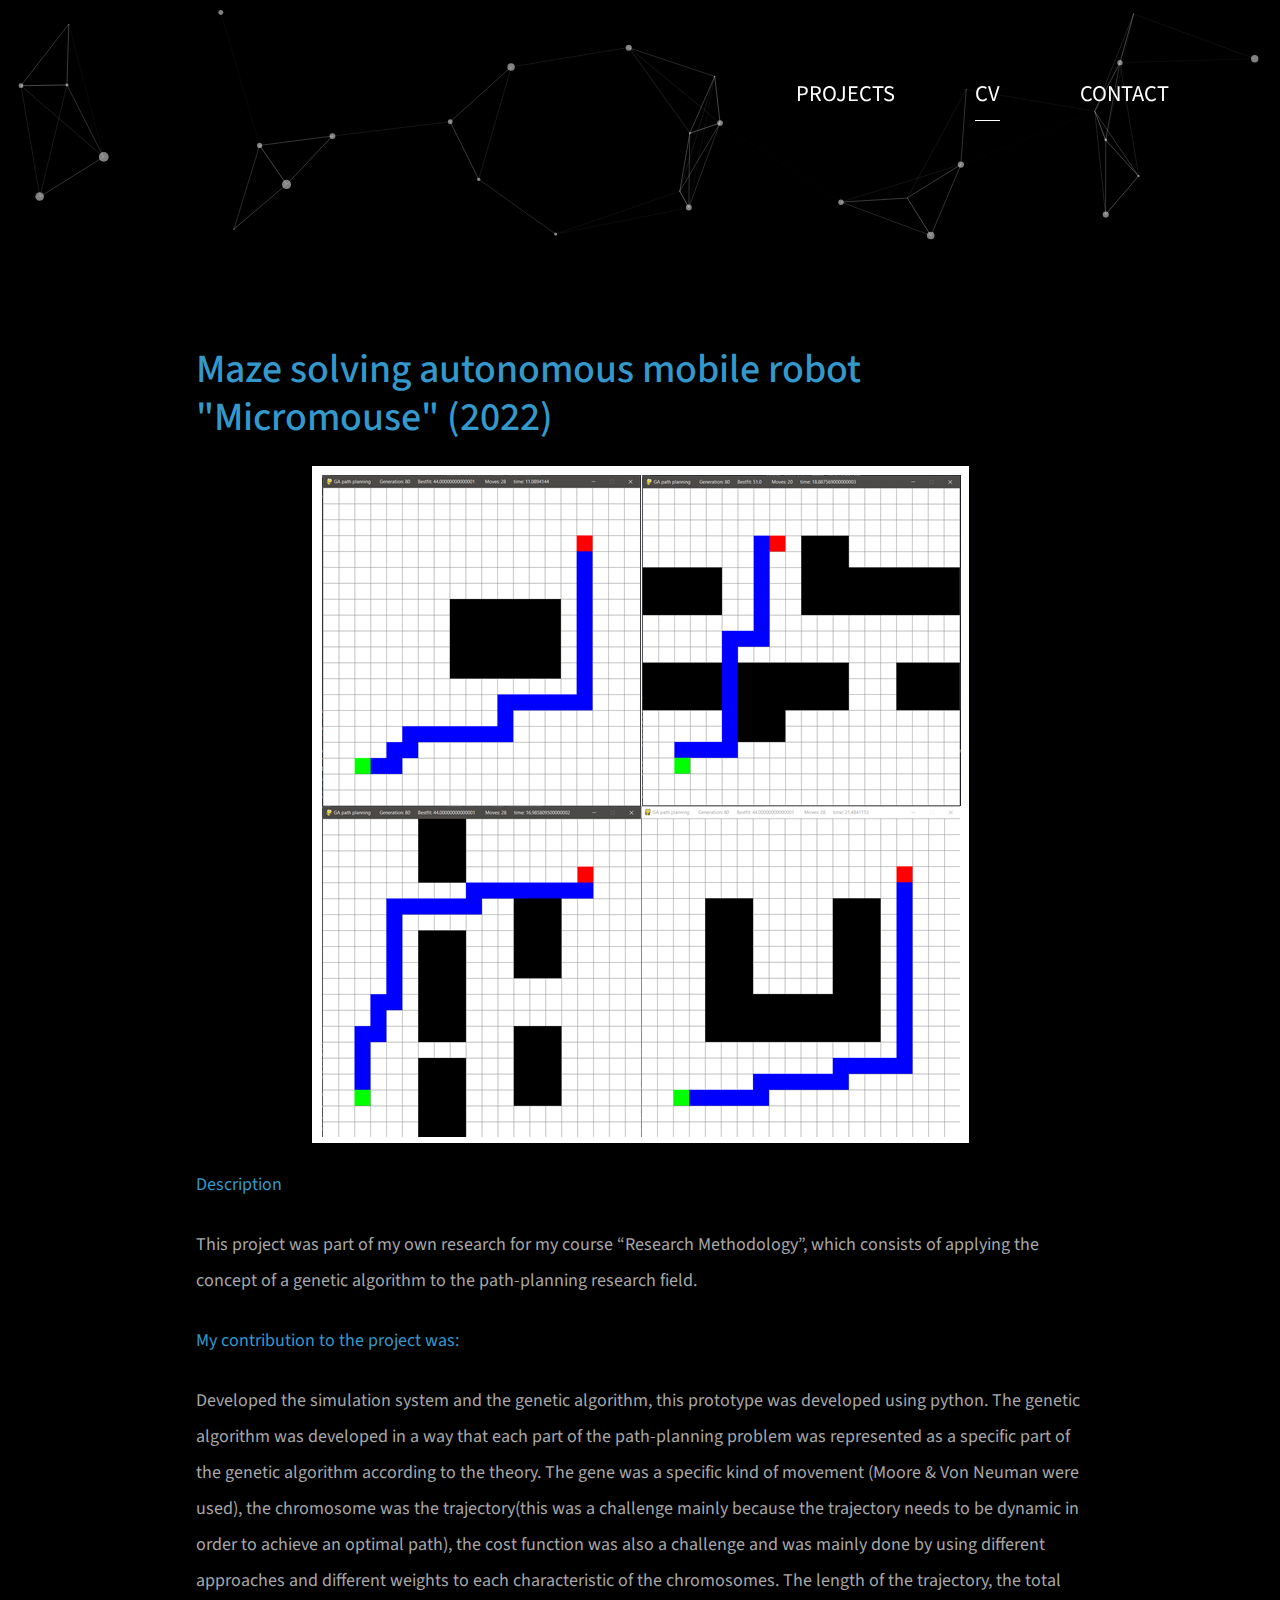
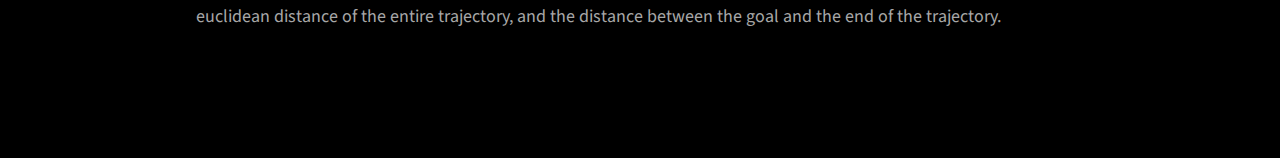
<file: genetic.html>
<!DOCTYPE html>
<html lang="en">
<head>
	<meta charset="UTF-8">
    <meta name="viewport" content="width=device-width, initial-scale=1.0">
    <title>Genetic</title>
    <link rel="stylesheet" href="fontawesome/css/all.min.css"> <!-- https://fontawesome.com/ -->
    <link href="https://fonts.googleapis.com/css2?family=Source+Sans+Pro&display=swap" rel="stylesheet">
    <!-- https://fonts.google.com/ -->
    <link rel="stylesheet" href="css/bootstrap.min.css">
    <link rel="stylesheet" href="css/templatemo-video-catalog.css">
<!--

TemplateMo 552 Video Catalog

https://templatemo.com/tm-552-video-catalog

-->

</head>

<style>

    /* ---- particles.js container ---- */ 
    
    #particles-js{ 
    position:relative;
    z-index:999;
    background-color:#00000000;
    width: 100%;
    height: 100%;
    /* max-height: 350px; */
    }
    
  
  .header,.banner-section{
    position:relative;
    width:100%;
    
  }
  
  .banner-section{
      height: 100vh;
      padding-top:150px;
      position: relative;
      align-items: center;
      justify-content: center;
      background-color: #3cd1ff;
      background-image:url(../img/bg.svg);
      background-size: cover;
      background-position: center center;
      background-repeat: no-repeat;
  }
  
  .header-inner{
    position:absolute;
    width:100%;
    top:0;
    z-index:44;
    left:0;
  }
  
  /* canvas.particles-js-canvas-el {
    position: absolute;
    top: 0;
    left: 0;
	z-index:1;
    width: 100%;
    height: 50%;
} */


</style>

<body>
	<div class="tm-page-wrap mx-auto">
		<div class="position-relative">
			<div class="potition-absolute tm-site-header">
				<div class="container-fluid position-relative">
					<div class="row">						
                        <div class="col-5 col-md-8 ml-auto mr-0">
                            <div class="tm-site-nav">
                                <nav class="navbar navbar-expand-lg mr-0 ml-auto" id="tm-main-nav">
                                    <button class="navbar-toggler tm-bg-black py-2 px-3 mr-0 ml-auto collapsed" type="button"
                                        data-toggle="collapse" data-target="#navbar-nav" aria-controls="navbar-nav"
                                        aria-expanded="false" aria-label="Toggle navigation">
                                        <span>
                                            <i class="fas fa-bars tm-menu-closed-icon"></i>
                                            <i class="fas fa-times tm-menu-opened-icon"></i>
                                        </span>
                                    </button>
                                    <div class="collapse navbar-collapse tm-nav" id="navbar-nav">
                                        <ul class="navbar-nav text-uppercase">
                                            <li class="nav-item">
                                                <a class="nav-link tm-nav-link" href="index.html">Projects</a>
                                            </li>
                                            <li class="nav-item active">
                                                <a class="nav-link tm-nav-link" href="cv.html">CV <span class="sr-only">(current)</span></a>
                                            </li>
                                            <li class="nav-item">
                                                <a class="nav-link tm-nav-link" href="contact.html">Contact</a>
                                            </li>
                                        </ul>
                                    </div>
                                </nav>
                            </div>
                        </div>
					</div>
				</div>

			</div>
			<div class="tm-welcome-container tm-fixed-header tm-fixed-header-2">
				<!-- <div class="text-center">
					<p class="pt-5 px-3 tm-welcome-text tm-welcome-text-2 mb-1 mt-lg-0 mt-5 text-white mx-auto">Another Image BG<br>it can be fixed.<br>Content will simply slide over.</p>                	
                </div> -->     

            </div>

            <div id="tm-fixed-header-bg">
                <div id="particles-js"></div>
                <script src="js/particles.js"></script>
                <script src="js/app.js"></script>
    
            </div>
		</div>
        <!-- Page content -->
		<main>
			<div class="container-fluid px-0">
				<div class="mx-auto tm-content-container">					
					<div class="row mt-3 mb-5 pb-3">
						<div class="col-12">
							<div class="mx-auto tm-about-text-container px-3">
								<h2 class="tm-page-title mb-4 tm-text-primary">Maze solving autonomous mobile robot "Micromouse" (2022)</h2>
                                <div class="position-relative">
                                    <center><img src="img/portfolio/maps-ga.png" alt="Image" class="img-fluid tm-catalog-item-img mb-4"></center>  
                                </div>
								<p class="mb-4 tm-text-primary">Description</p>
								<p class="mb-4 tm-text-description">This project was part of my own research for my course “Research Methodology”, 
                                    which consists of applying the concept of a genetic algorithm to the path-planning research field.</p>
								<p class="mb-4 tm-text-primary">My contribution to the project was:</p>
                                <p class="mb-4 tm-text-description">
                                    Developed the simulation system and the genetic algorithm, this prototype was developed using python. 
                                    The genetic algorithm was developed in a way that each part of the path-planning problem was represented as a specific part of the genetic algorithm 
                                    according to the theory. The gene was a specific kind of movement (Moore & Von Neuman were used), 
                                    the chromosome was the trajectory(this was a challenge mainly because the trajectory needs to be dynamic in order to achieve an optimal path), 
                                    the cost function was also a challenge and was mainly done by using different approaches and different weights to each characteristic of the chromosomes. 
                                    The length of the trajectory, the total euclidean distance of the entire trajectory, and the distance between the goal and the end of the trajectory.
                                </p>
							</div>							
						</div>						
					</div>					
				</div>
		</main>
        
        

	<script src="js/jquery-3.4.1.min.js"></script>
    <script src="js/bootstrap.min.js"></script>
    <script src="js/parallax.min.js"></script>
</body>
</html>
</file>
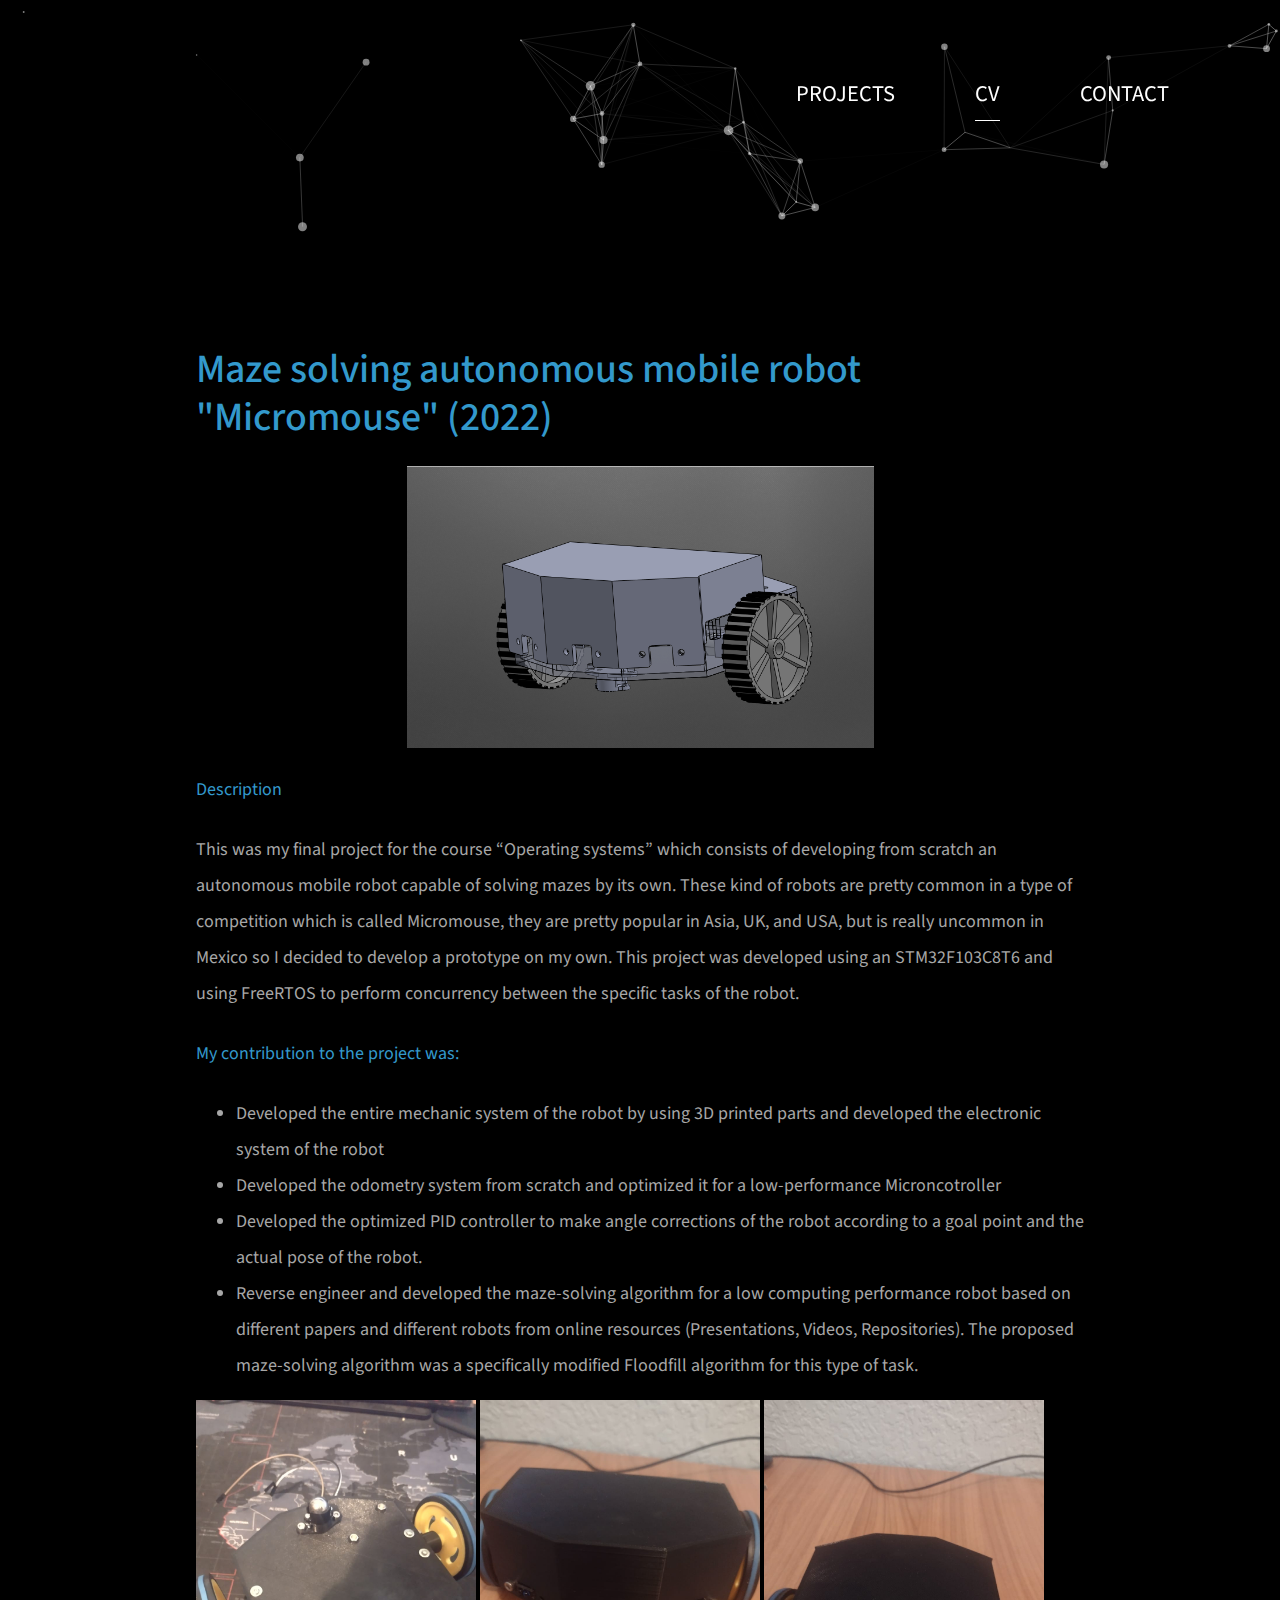
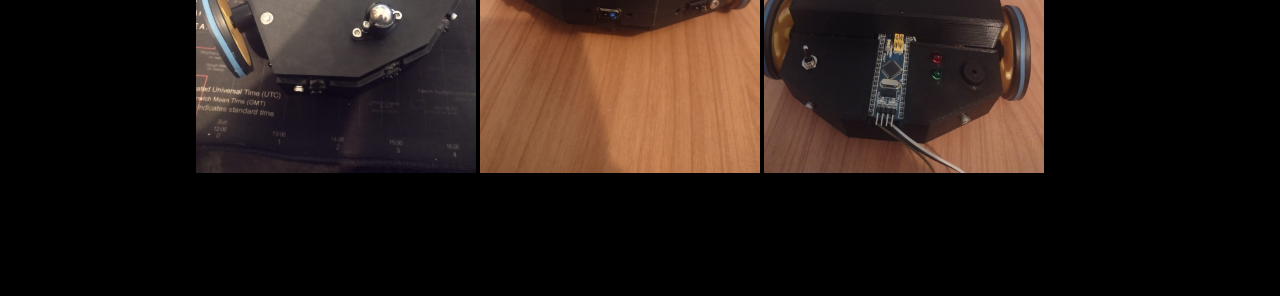
<file: micromouse.html>
<!DOCTYPE html>
<html lang="en">
<head>
	<meta charset="UTF-8">
    <meta name="viewport" content="width=device-width, initial-scale=1.0">
    <title>Micromouse</title>
    <link rel="stylesheet" href="fontawesome/css/all.min.css"> <!-- https://fontawesome.com/ -->
    <link href="https://fonts.googleapis.com/css2?family=Source+Sans+Pro&display=swap" rel="stylesheet">
    <!-- https://fonts.google.com/ -->
    <link rel="stylesheet" href="css/bootstrap.min.css">
    <link rel="stylesheet" href="css/templatemo-video-catalog.css">
<!--

TemplateMo 552 Video Catalog

https://templatemo.com/tm-552-video-catalog

-->

</head>

<style>

    /* ---- particles.js container ---- */ 
    
    #particles-js{ 
    position:relative;
    z-index:999;
    background-color:#00000000;
    width: 100%;
    height: 100%;
    /* max-height: 350px; */
    }
    
  
  .header,.banner-section{
    position:relative;
    width:100%;
    
  }
  
  .banner-section{
      height: 100vh;
      padding-top:150px;
      position: relative;
      align-items: center;
      justify-content: center;
      background-color: #3cd1ff;
      background-image:url(../img/bg.svg);
      background-size: cover;
      background-position: center center;
      background-repeat: no-repeat;
  }
  
  .header-inner{
    position:absolute;
    width:100%;
    top:0;
    z-index:44;
    left:0;
  }
  
  /* canvas.particles-js-canvas-el {
    position: absolute;
    top: 0;
    left: 0;
	z-index:1;
    width: 100%;
    height: 50%;
} */


</style>

<body>
	<div class="tm-page-wrap mx-auto">
		<div class="position-relative">
			<div class="potition-absolute tm-site-header">
				<div class="container-fluid position-relative">
					<div class="row">						
                        <div class="col-5 col-md-8 ml-auto mr-0">
                            <div class="tm-site-nav">
                                <nav class="navbar navbar-expand-lg mr-0 ml-auto" id="tm-main-nav">
                                    <button class="navbar-toggler tm-bg-black py-2 px-3 mr-0 ml-auto collapsed" type="button"
                                        data-toggle="collapse" data-target="#navbar-nav" aria-controls="navbar-nav"
                                        aria-expanded="false" aria-label="Toggle navigation">
                                        <span>
                                            <i class="fas fa-bars tm-menu-closed-icon"></i>
                                            <i class="fas fa-times tm-menu-opened-icon"></i>
                                        </span>
                                    </button>
                                    <div class="collapse navbar-collapse tm-nav" id="navbar-nav">
                                        <ul class="navbar-nav text-uppercase">
                                            <li class="nav-item">
                                                <a class="nav-link tm-nav-link" href="index.html">Projects</a>
                                            </li>
                                            <li class="nav-item active">
                                                <a class="nav-link tm-nav-link" href="cv.html">CV <span class="sr-only">(current)</span></a>
                                            </li>
                                            <li class="nav-item">
                                                <a class="nav-link tm-nav-link" href="contact.html">Contact</a>
                                            </li>
                                        </ul>
                                    </div>
                                </nav>
                            </div>
                        </div>
					</div>
				</div>

			</div>
			<div class="tm-welcome-container tm-fixed-header tm-fixed-header-2">
				<!-- <div class="text-center">
					<p class="pt-5 px-3 tm-welcome-text tm-welcome-text-2 mb-1 mt-lg-0 mt-5 text-white mx-auto">Another Image BG<br>it can be fixed.<br>Content will simply slide over.</p>                	
                </div> -->     

            </div>

            <div id="tm-fixed-header-bg">
                <div id="particles-js"></div>
                <script src="js/particles.js"></script>
                <script src="js/app.js"></script>
    
            </div>
		</div>
        <!-- Page content -->
		<main>
			<div class="container-fluid px-0">
				<div class="mx-auto tm-content-container">					
					<div class="row mt-3 mb-5 pb-3">
						<div class="col-12">
							<div class="mx-auto tm-about-text-container px-3">
								<h2 class="tm-page-title mb-4 tm-text-primary">Maze solving autonomous mobile robot "Micromouse" (2022)</h2>
                                <div class="position-relative">
                                    <center><img src="img/portfolio/micromouse-3.png" alt="Image" class="img-fluid tm-catalog-item-img mb-4"></center>    
                                </div>
								<p class="mb-4 tm-text-primary">Description</p>
								<p class="mb-4 tm-text-description">This was my final project for the course “Operating systems” 
                                    which consists of developing from scratch an autonomous mobile robot capable of solving mazes by its own. 
                                    These kind of robots are pretty common in a type of competition which is called Micromouse, 
                                    they are pretty popular in Asia, UK, and USA, but is really uncommon in Mexico so I decided to develop a prototype on my own. 
                                    This project was developed using an STM32F103C8T6 and using FreeRTOS to perform concurrency between the specific tasks of the robot.
                                </p>
								<p class="mb-4 tm-text-primary">My contribution to the project was:</p>
								<ul>
                                    <li class="tm-text-description">Developed the entire mechanic system of the robot by using 3D printed parts and developed the electronic system of the robot</li>
                                    <li class="tm-text-description">Developed the odometry system from scratch and optimized it for a low-performance Microncotroller</li>
                                    <li class="tm-text-description">Developed the optimized PID controller to make angle corrections of the robot according to a goal point and the actual pose of the robot.</li>
                                    <li class="tm-text-description">Reverse engineer and developed the maze-solving algorithm for a low computing performance robot based on different papers and different 
                                        robots from online resources (Presentations, Videos, Repositories). The proposed maze-solving algorithm was a specifically modified Floodfill algorithm for this type of task.</li>
                                </ul>
                                <div class="position-relative">
                                    <img src="img/portfolio/micromouse-2.jfif" alt="Image" class="img-fluid tm-catalog-item-img mb-4" width="280">    
                                    <img src="img/portfolio/micromouse-1.jfif" alt="Image" class="img-fluid tm-catalog-item-img mb-4" width="280">
                                    <img src="img/portfolio/micromouse-4.jfif" alt="Image" class="img-fluid tm-catalog-item-img mb-4" width="280">      
                                </div>
							</div>							
						</div>						
					</div>					
				</div>
		</main>
        
        

	<script src="js/jquery-3.4.1.min.js"></script>
    <script src="js/bootstrap.min.js"></script>
    <script src="js/parallax.min.js"></script>
</body>
</html>
</file>
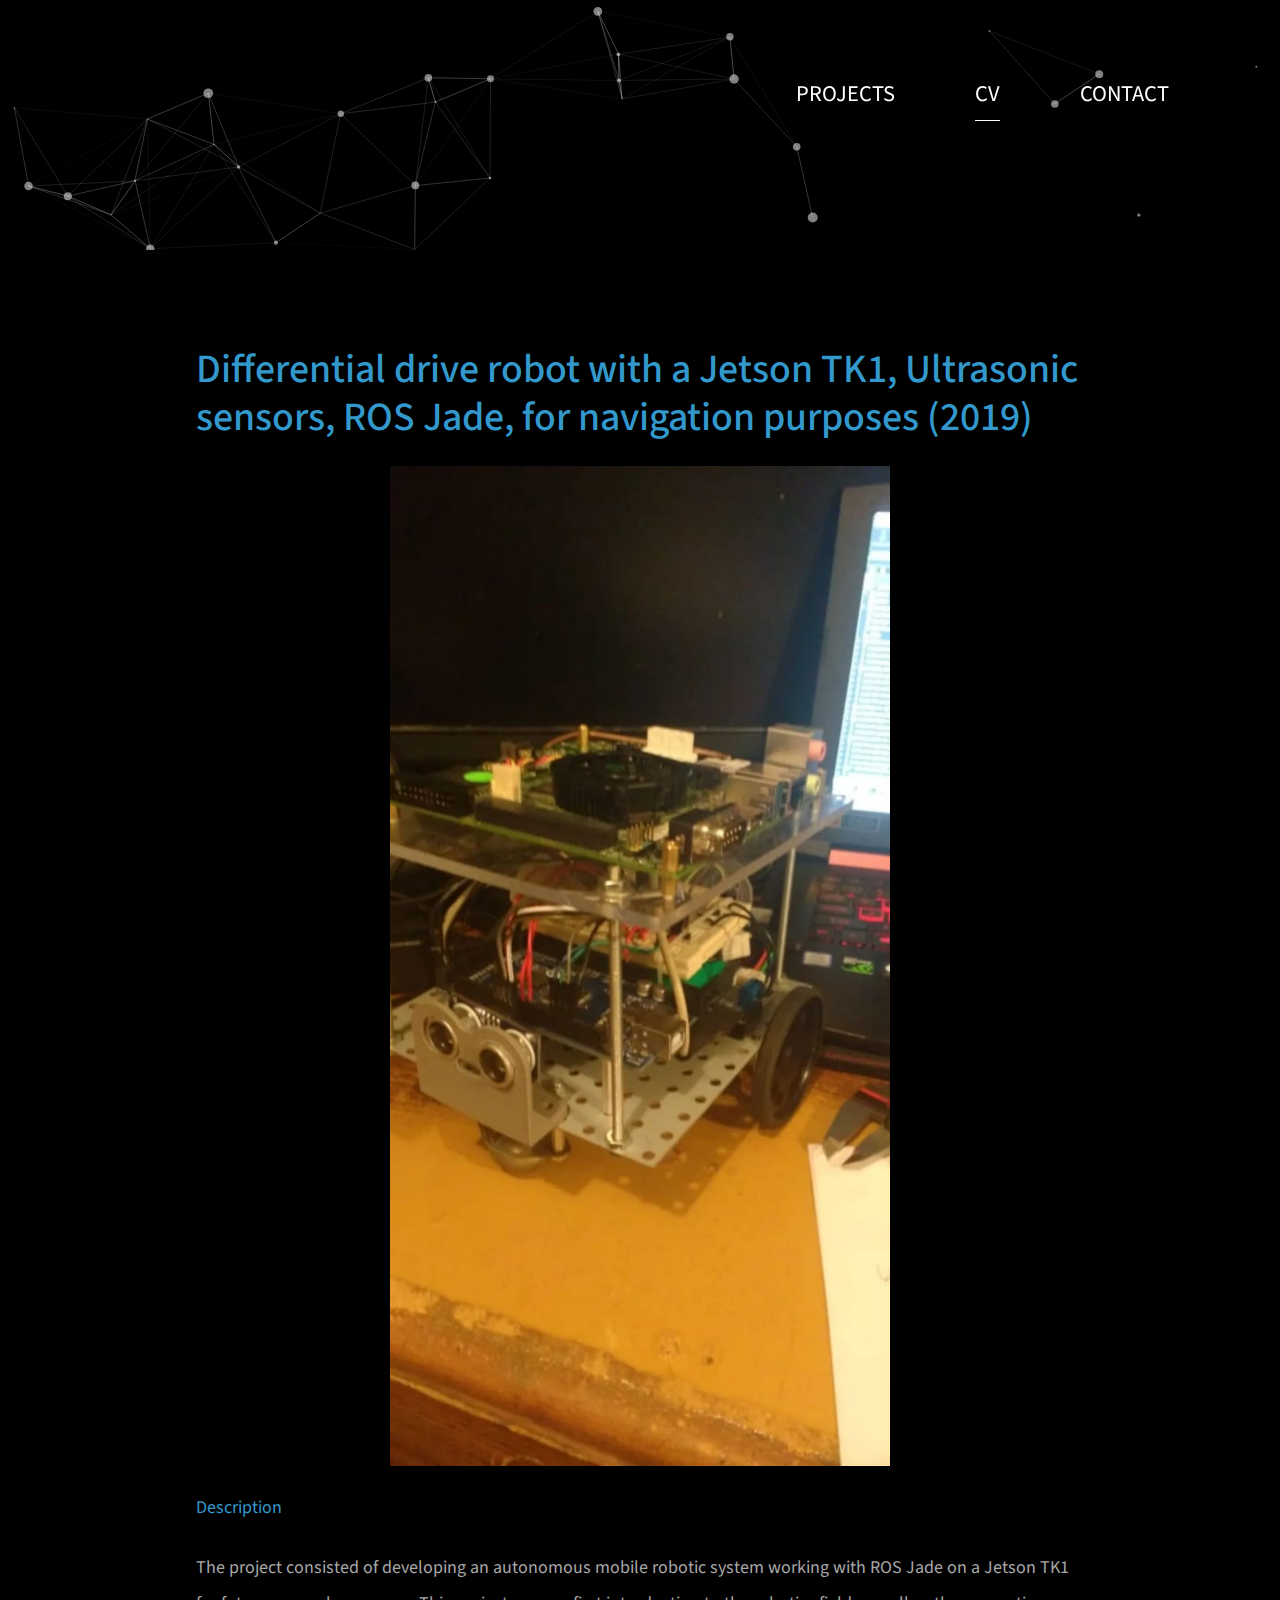
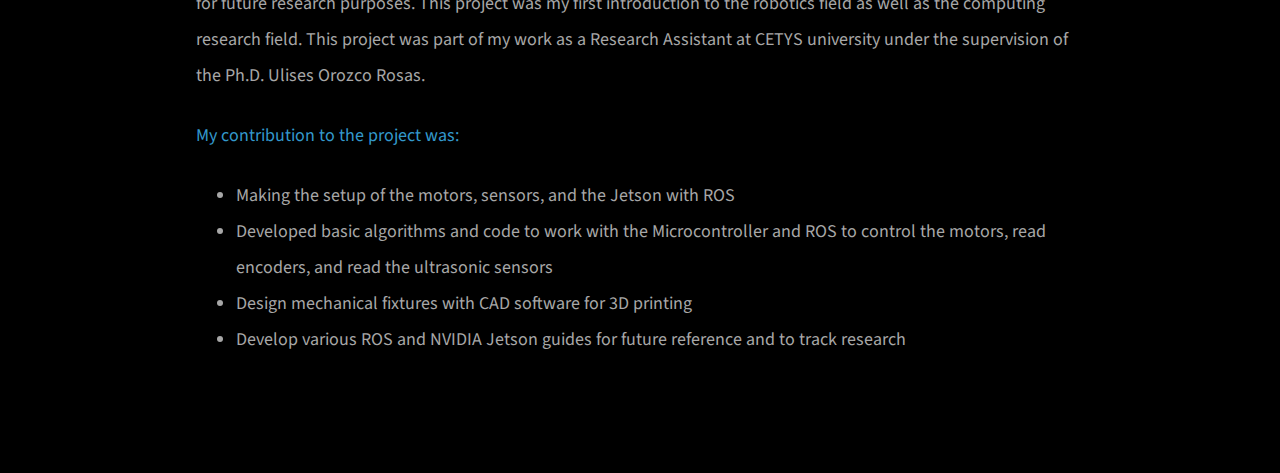
<file: mobile.html>
<!DOCTYPE html>
<html lang="en">
<head>
	<meta charset="UTF-8">
    <meta name="viewport" content="width=device-width, initial-scale=1.0">
    <title>Mobile Robot</title>
    <link rel="stylesheet" href="fontawesome/css/all.min.css"> <!-- https://fontawesome.com/ -->
    <link href="https://fonts.googleapis.com/css2?family=Source+Sans+Pro&display=swap" rel="stylesheet">
    <!-- https://fonts.google.com/ -->
    <link rel="stylesheet" href="css/bootstrap.min.css">
    <link rel="stylesheet" href="css/templatemo-video-catalog.css">
<!--

TemplateMo 552 Video Catalog

https://templatemo.com/tm-552-video-catalog

-->

</head>

<style>

    /* ---- particles.js container ---- */ 
    
    #particles-js{ 
    position:relative;
    z-index:999;
    background-color:#00000000;
    width: 100%;
    height: 100%;
    /* max-height: 350px; */
    }
    
  
  .header,.banner-section{
    position:relative;
    width:100%;
    
  }
  
  .banner-section{
      height: 100vh;
      padding-top:150px;
      position: relative;
      align-items: center;
      justify-content: center;
      background-color: #3cd1ff;
      background-image:url(../img/bg.svg);
      background-size: cover;
      background-position: center center;
      background-repeat: no-repeat;
  }
  
  .header-inner{
    position:absolute;
    width:100%;
    top:0;
    z-index:44;
    left:0;
  }
  
  /* canvas.particles-js-canvas-el {
    position: absolute;
    top: 0;
    left: 0;
	z-index:1;
    width: 100%;
    height: 50%;
} */


</style>

<body>
	<div class="tm-page-wrap mx-auto">
		<div class="position-relative">
			<div class="potition-absolute tm-site-header">
				<div class="container-fluid position-relative">
					<div class="row">						
                        <div class="col-5 col-md-8 ml-auto mr-0">
                            <div class="tm-site-nav">
                                <nav class="navbar navbar-expand-lg mr-0 ml-auto" id="tm-main-nav">
                                    <button class="navbar-toggler tm-bg-black py-2 px-3 mr-0 ml-auto collapsed" type="button"
                                        data-toggle="collapse" data-target="#navbar-nav" aria-controls="navbar-nav"
                                        aria-expanded="false" aria-label="Toggle navigation">
                                        <span>
                                            <i class="fas fa-bars tm-menu-closed-icon"></i>
                                            <i class="fas fa-times tm-menu-opened-icon"></i>
                                        </span>
                                    </button>
                                    <div class="collapse navbar-collapse tm-nav" id="navbar-nav">
                                        <ul class="navbar-nav text-uppercase">
                                            <li class="nav-item">
                                                <a class="nav-link tm-nav-link" href="index.html">Projects</a>
                                            </li>
                                            <li class="nav-item active">
                                                <a class="nav-link tm-nav-link" href="cv.html">CV <span class="sr-only">(current)</span></a>
                                            </li>
                                            <li class="nav-item">
                                                <a class="nav-link tm-nav-link" href="contact.html">Contact</a>
                                            </li>
                                        </ul>
                                    </div>
                                </nav>
                            </div>
                        </div>
					</div>
				</div>

			</div>
			<div class="tm-welcome-container tm-fixed-header tm-fixed-header-2">
				<!-- <div class="text-center">
					<p class="pt-5 px-3 tm-welcome-text tm-welcome-text-2 mb-1 mt-lg-0 mt-5 text-white mx-auto">Another Image BG<br>it can be fixed.<br>Content will simply slide over.</p>                	
                </div> -->     

            </div>

            <div id="tm-fixed-header-bg">
                <div id="particles-js"></div>
                <script src="js/particles.js"></script>
                <script src="js/app.js"></script>
    
            </div>
		</div>
        <!-- Page content -->
		<main>
			<div class="container-fluid px-0">
				<div class="mx-auto tm-content-container">					
					<div class="row mt-3 mb-5 pb-3">
						<div class="col-12">
							<div class="mx-auto tm-about-text-container px-3">
								<h2 class="tm-page-title mb-4 tm-text-primary">Differential drive robot with a Jetson TK1, 
                                    Ultrasonic sensors, ROS Jade, for navigation purposes (2019)</h2>
                                <div class="position-relative">
                                    <center><img src="img/portfolio/mobilerobot.jfif" alt="Image" class="img-fluid tm-catalog-item-img mb-4" width="500"></center>    
                                </div>
								<p class="mb-4 tm-text-primary">Description</p>
								<p class="mb-4 tm-text-description">The project consisted of developing an autonomous mobile robotic system working with ROS Jade on a 
                                    Jetson TK1 for future research purposes. This project was my first introduction to the robotics 
                                    field as well as the computing research field. This project was part of my work as a Research Assistant at
                                     CETYS university under the supervision of the Ph.D. Ulises Orozco Rosas.
                                </p>
								<p class="mb-4 tm-text-primary">My contribution to the project was:</p>
								<ul>
                                    <li class="tm-text-description">Making the setup of the motors, sensors, and the Jetson with ROS</li>
                                    <li class="tm-text-description">Developed basic algorithms and code to work with the Microcontroller and ROS to control 
                                        the motors, read encoders, and read the ultrasonic sensors</li>
                                    <li class="tm-text-description">Design mechanical fixtures with CAD software for 3D printing</li>
                                    <li class="tm-text-description">Develop various ROS and NVIDIA Jetson guides for future reference and to track research</li>
                                </ul>
							</div>							
						</div>						
					</div>					
				</div>
		</main>
        
        

	<script src="js/jquery-3.4.1.min.js"></script>
    <script src="js/bootstrap.min.js"></script>
    <script src="js/parallax.min.js"></script>
</body>
</html>
</file>
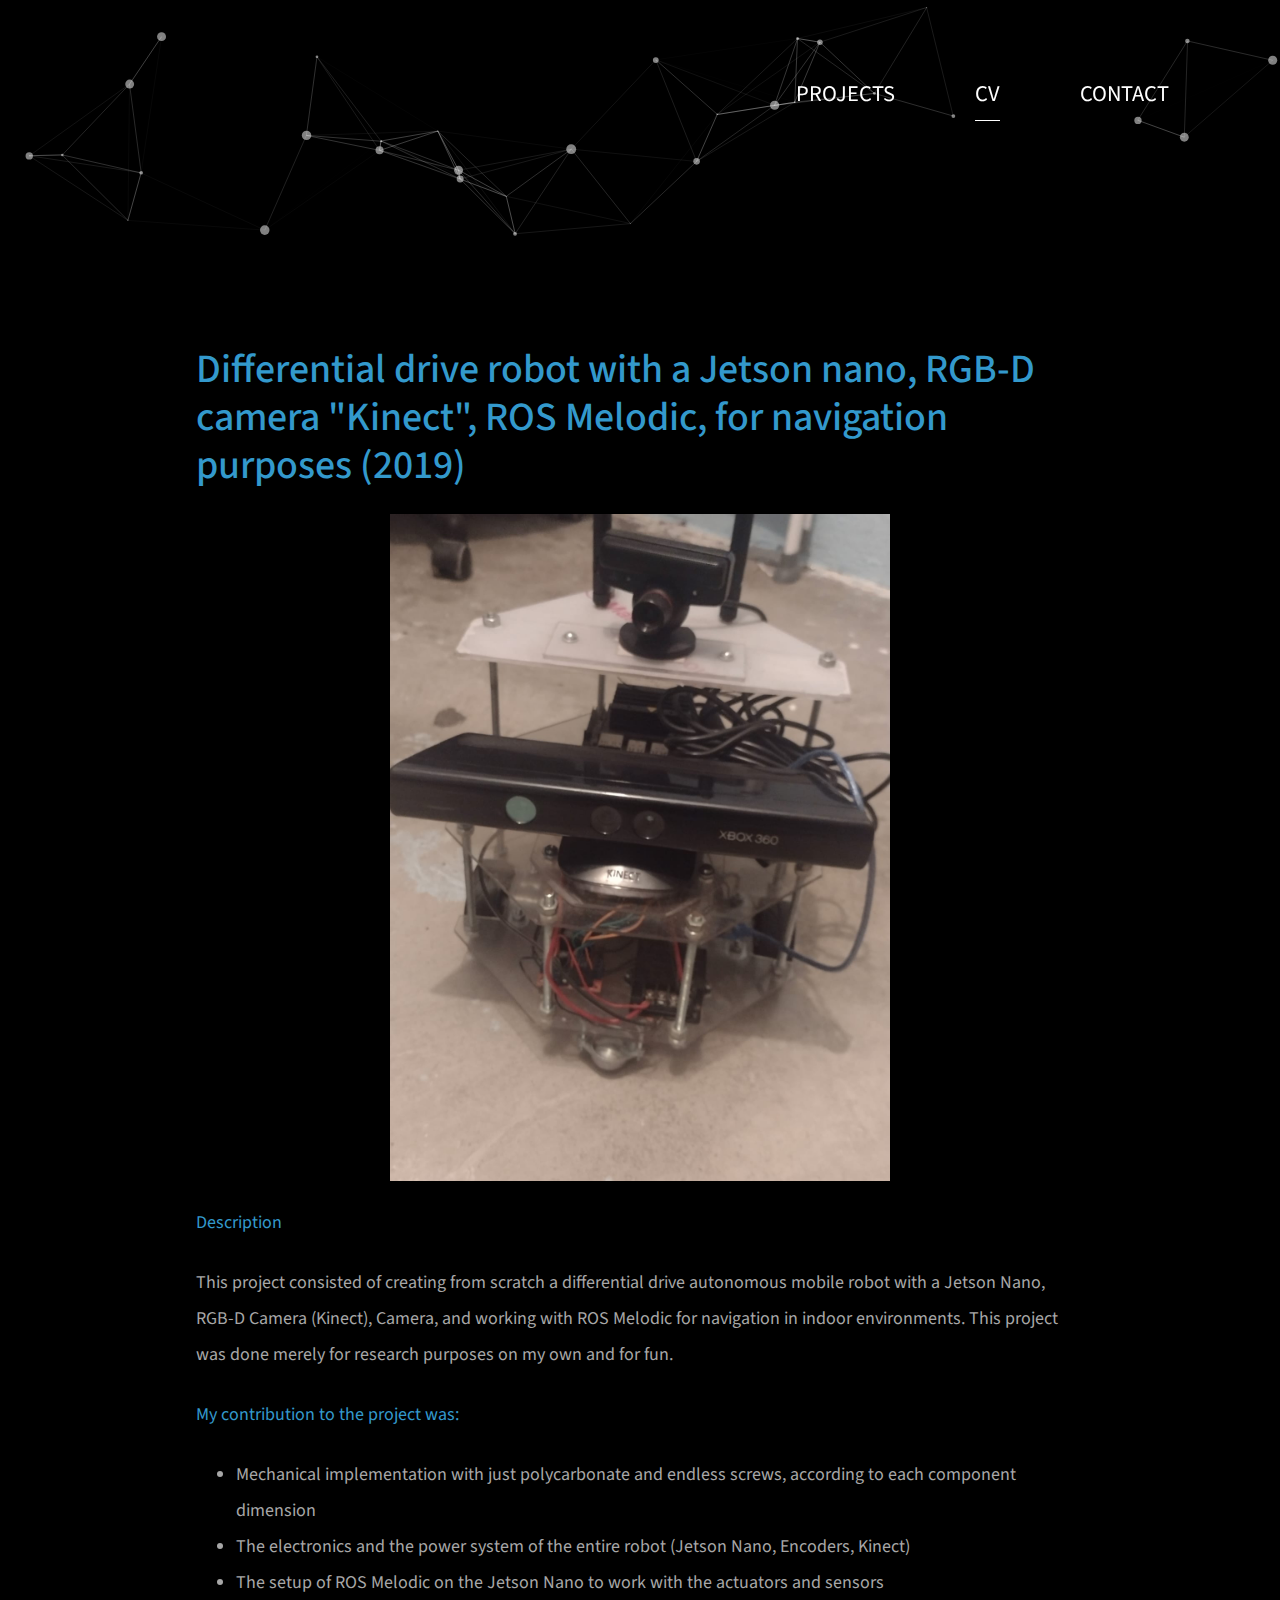
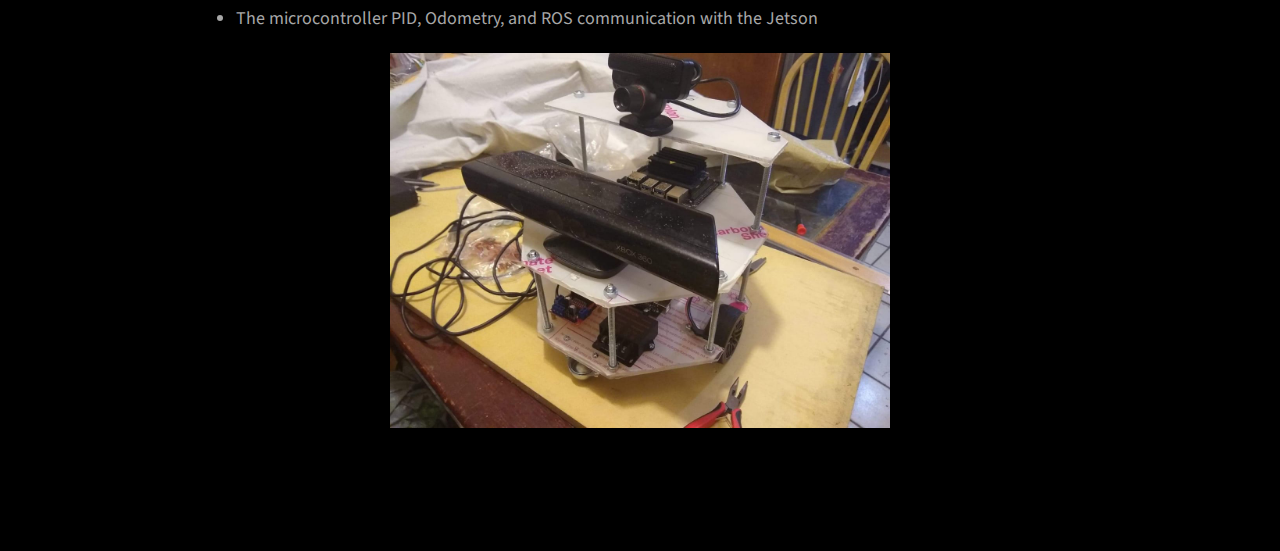
<file: rodbot.html>
<!DOCTYPE html>
<html lang="en">
<head>
	<meta charset="UTF-8">
    <meta name="viewport" content="width=device-width, initial-scale=1.0">
    <title>Mobile Robot - ROD</title>
    <link rel="stylesheet" href="fontawesome/css/all.min.css"> <!-- https://fontawesome.com/ -->
    <link href="https://fonts.googleapis.com/css2?family=Source+Sans+Pro&display=swap" rel="stylesheet">
    <!-- https://fonts.google.com/ -->
    <link rel="stylesheet" href="css/bootstrap.min.css">
    <link rel="stylesheet" href="css/templatemo-video-catalog.css">
<!--

TemplateMo 552 Video Catalog

https://templatemo.com/tm-552-video-catalog

-->

</head>

<style>

    /* ---- particles.js container ---- */ 
    
    #particles-js{ 
    position:relative;
    z-index:999;
    background-color:#00000000;
    width: 100%;
    height: 100%;
    /* max-height: 350px; */
    }
    
  
  .header,.banner-section{
    position:relative;
    width:100%;
    
  }
  
  .banner-section{
      height: 100vh;
      padding-top:150px;
      position: relative;
      align-items: center;
      justify-content: center;
      background-color: #3cd1ff;
      background-image:url(../img/bg.svg);
      background-size: cover;
      background-position: center center;
      background-repeat: no-repeat;
  }
  
  .header-inner{
    position:absolute;
    width:100%;
    top:0;
    z-index:44;
    left:0;
  }
  
  /* canvas.particles-js-canvas-el {
    position: absolute;
    top: 0;
    left: 0;
	z-index:1;
    width: 100%;
    height: 50%;
} */


</style>

<body>
	<div class="tm-page-wrap mx-auto">
		<div class="position-relative">
			<div class="potition-absolute tm-site-header">
				<div class="container-fluid position-relative">
					<div class="row">						
                        <div class="col-5 col-md-8 ml-auto mr-0">
                            <div class="tm-site-nav">
                                <nav class="navbar navbar-expand-lg mr-0 ml-auto" id="tm-main-nav">
                                    <button class="navbar-toggler tm-bg-black py-2 px-3 mr-0 ml-auto collapsed" type="button"
                                        data-toggle="collapse" data-target="#navbar-nav" aria-controls="navbar-nav"
                                        aria-expanded="false" aria-label="Toggle navigation">
                                        <span>
                                            <i class="fas fa-bars tm-menu-closed-icon"></i>
                                            <i class="fas fa-times tm-menu-opened-icon"></i>
                                        </span>
                                    </button>
                                    <div class="collapse navbar-collapse tm-nav" id="navbar-nav">
                                        <ul class="navbar-nav text-uppercase">
                                            <li class="nav-item">
                                                <a class="nav-link tm-nav-link" href="index.html">Projects</a>
                                            </li>
                                            <li class="nav-item active">
                                                <a class="nav-link tm-nav-link" href="cv.html">CV <span class="sr-only">(current)</span></a>
                                            </li>
                                            <li class="nav-item">
                                                <a class="nav-link tm-nav-link" href="contact.html">Contact</a>
                                            </li>
                                        </ul>
                                    </div>
                                </nav>
                            </div>
                        </div>
					</div>
				</div>

			</div>
			<div class="tm-welcome-container tm-fixed-header tm-fixed-header-2">
				<!-- <div class="text-center">
					<p class="pt-5 px-3 tm-welcome-text tm-welcome-text-2 mb-1 mt-lg-0 mt-5 text-white mx-auto">Another Image BG<br>it can be fixed.<br>Content will simply slide over.</p>                	
                </div> -->     

            </div>

            <div id="tm-fixed-header-bg">
                <div id="particles-js"></div>
                <script src="js/particles.js"></script>
                <script src="js/app.js"></script>
    
            </div>
		</div>
        <!-- Page content -->
		<main>
			<div class="container-fluid px-0">
				<div class="mx-auto tm-content-container">					
					<div class="row mt-3 mb-5 pb-3">
						<div class="col-12">
							<div class="mx-auto tm-about-text-container px-3">
								<h2 class="tm-page-title mb-4 tm-text-primary">Differential drive robot with a Jetson nano, RGB-D camera 
                                    "Kinect", ROS Melodic, for navigation purposes (2019)</h2>
                                <div class="position-relative">
                                    <center><img src="img/portfolio/rodbot-2.jfif" alt="Image" class="img-fluid tm-catalog-item-img mb-4" width="500"></center>    
                                </div>
								<p class="mb-4 tm-text-primary">Description</p>
								<p class="mb-4 tm-text-description">This project consisted of creating from scratch a 
                                    differential drive autonomous mobile robot with a Jetson Nano, RGB-D Camera (Kinect), Camera, and working with ROS Melodic for navigation in indoor environments. 
                                    This project was done merely for research purposes on my own and for fun. 
                                </p>
								<p class="mb-4 tm-text-primary">My contribution to the project was:</p>
								<ul>
                                    <li class="tm-text-description">Mechanical implementation with just polycarbonate and endless screws, according to each component dimension</li>
                                    <li class="tm-text-description">The electronics and the power system of the entire robot (Jetson Nano, Encoders, Kinect)</li>
                                    <li class="tm-text-description">The setup of ROS Melodic on the Jetson Nano to work with the actuators and sensors</li>
                                    <li class="tm-text-description">The microcontroller PID, Odometry, and ROS communication with the Jetson</li>
                                </ul>
                                <div class="position-relative">
                                    <center><img src="img/portfolio/rodbot.jfif" alt="Image" class="img-fluid tm-catalog-item-img mb-4" width="500"></center>      
                                </div>
							</div>							
						</div>						
					</div>					
				</div>
		</main>
        
        

	<script src="js/jquery-3.4.1.min.js"></script>
    <script src="js/bootstrap.min.js"></script>
    <script src="js/parallax.min.js"></script>
</body>
</html>
</file>
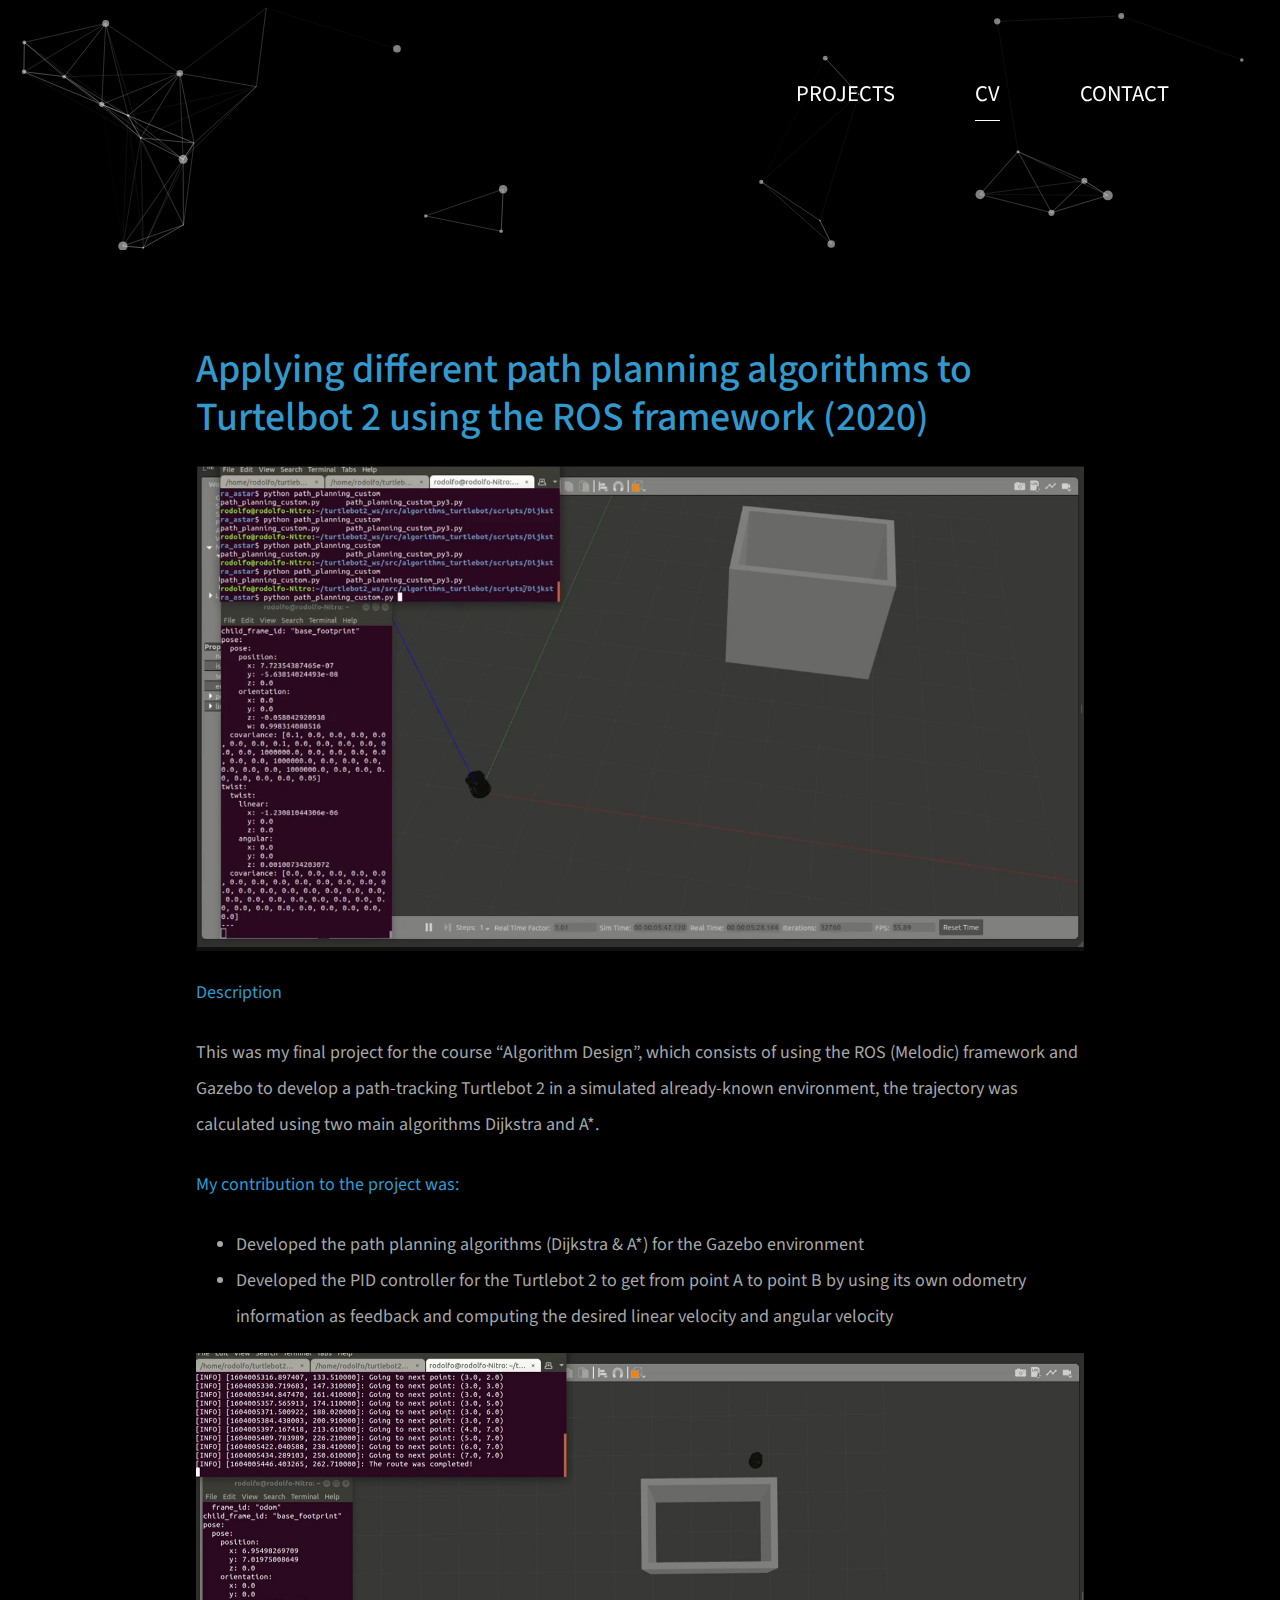
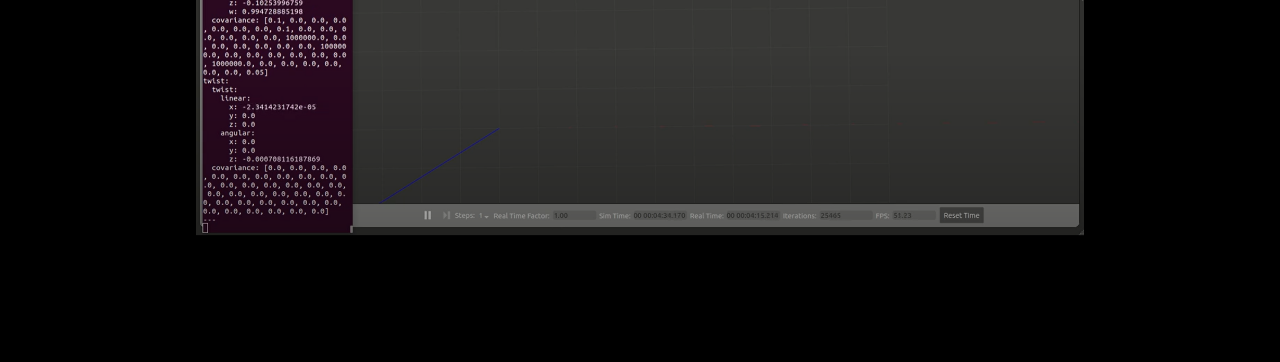
<file: turtlebot_algorithms.html>
<!DOCTYPE html>
<html lang="en">
<head>
	<meta charset="UTF-8">
    <meta name="viewport" content="width=device-width, initial-scale=1.0">
    <title>Turtlebot Algorithms</title>
    <link rel="stylesheet" href="fontawesome/css/all.min.css"> <!-- https://fontawesome.com/ -->
    <link href="https://fonts.googleapis.com/css2?family=Source+Sans+Pro&display=swap" rel="stylesheet">
    <!-- https://fonts.google.com/ -->
    <link rel="stylesheet" href="css/bootstrap.min.css">
    <link rel="stylesheet" href="css/templatemo-video-catalog.css">
<!--

TemplateMo 552 Video Catalog

https://templatemo.com/tm-552-video-catalog

-->

</head>

<style>

    /* ---- particles.js container ---- */ 
    
    #particles-js{ 
    position:relative;
    z-index:999;
    background-color:#00000000;
    width: 100%;
    height: 100%;
    /* max-height: 350px; */
    }
    
  
  .header,.banner-section{
    position:relative;
    width:100%;
    
  }
  
  .banner-section{
      height: 100vh;
      padding-top:150px;
      position: relative;
      align-items: center;
      justify-content: center;
      background-color: #3cd1ff;
      background-image:url(../img/bg.svg);
      background-size: cover;
      background-position: center center;
      background-repeat: no-repeat;
  }
  
  .header-inner{
    position:absolute;
    width:100%;
    top:0;
    z-index:44;
    left:0;
  }
  
  /* canvas.particles-js-canvas-el {
    position: absolute;
    top: 0;
    left: 0;
	z-index:1;
    width: 100%;
    height: 50%;
} */


</style>

<body>
	<div class="tm-page-wrap mx-auto">
		<div class="position-relative">
			<div class="potition-absolute tm-site-header">
				<div class="container-fluid position-relative">
					<div class="row">						
                        <div class="col-5 col-md-8 ml-auto mr-0">
                            <div class="tm-site-nav">
                                <nav class="navbar navbar-expand-lg mr-0 ml-auto" id="tm-main-nav">
                                    <button class="navbar-toggler tm-bg-black py-2 px-3 mr-0 ml-auto collapsed" type="button"
                                        data-toggle="collapse" data-target="#navbar-nav" aria-controls="navbar-nav"
                                        aria-expanded="false" aria-label="Toggle navigation">
                                        <span>
                                            <i class="fas fa-bars tm-menu-closed-icon"></i>
                                            <i class="fas fa-times tm-menu-opened-icon"></i>
                                        </span>
                                    </button>
                                    <div class="collapse navbar-collapse tm-nav" id="navbar-nav">
                                        <ul class="navbar-nav text-uppercase">
                                            <li class="nav-item">
                                                <a class="nav-link tm-nav-link" href="index.html">Projects</a>
                                            </li>
                                            <li class="nav-item active">
                                                <a class="nav-link tm-nav-link" href="cv.html">CV <span class="sr-only">(current)</span></a>
                                            </li>
                                            <li class="nav-item">
                                                <a class="nav-link tm-nav-link" href="contact.html">Contact</a>
                                            </li>
                                        </ul>
                                    </div>
                                </nav>
                            </div>
                        </div>
					</div>
				</div>

			</div>
			<div class="tm-welcome-container tm-fixed-header tm-fixed-header-2">
				<!-- <div class="text-center">
					<p class="pt-5 px-3 tm-welcome-text tm-welcome-text-2 mb-1 mt-lg-0 mt-5 text-white mx-auto">Another Image BG<br>it can be fixed.<br>Content will simply slide over.</p>                	
                </div> -->     

            </div>

            <div id="tm-fixed-header-bg">
                <div id="particles-js"></div>
                <script src="js/particles.js"></script>
                <script src="js/app.js"></script>
    
            </div>
		</div>
        <!-- Page content -->
		<main>
			<div class="container-fluid px-0">
				<div class="mx-auto tm-content-container">					
					<div class="row mt-3 mb-5 pb-3">
						<div class="col-12">
							<div class="mx-auto tm-about-text-container px-3">
								<h2 class="tm-page-title mb-4 tm-text-primary">Applying different path planning algorithms to Turtelbot 2 using the ROS framework (2020)</h2>
                                <div class="position-relative">
                                    <center><img src="img/portfolio/turtlebot2-sim-1.png" alt="Image" class="img-fluid tm-catalog-item-img mb-4"></center>    
                                </div>
								<p class="mb-4 tm-text-primary">Description</p>
								<p class="mb-4 tm-text-description">This was my final project for the course “Algorithm Design”, which consists of using the ROS (Melodic) 
                                    framework and Gazebo to develop a path-tracking Turtlebot 2 in a simulated already-known environment, 
                                    the trajectory was calculated using two main algorithms Dijkstra and A*.
                                </p>
								<p class="mb-4 tm-text-primary">My contribution to the project was:</p>
								<ul>
                                    <li class="tm-text-description">Developed the path planning algorithms (Dijkstra & A*) for the Gazebo environment</li>
                                    <li class="tm-text-description">Developed the PID controller for the Turtlebot 2 to get from point A to point B by 
                                        using its own odometry information as feedback and computing the desired linear velocity and angular velocity</li>
                                </ul>
                                <div class="position-relative">
                                    <center><img src="img/portfolio/turtlebot2-sim-2.png" alt="Image" class="img-fluid tm-catalog-item-img mb-4" ></center>        
                                </div>
							</div>							
						</div>						
					</div>					
				</div>
		</main>
        
        

	<script src="js/jquery-3.4.1.min.js"></script>
    <script src="js/bootstrap.min.js"></script>
    <script src="js/parallax.min.js"></script>
</body>
</html>
</file>
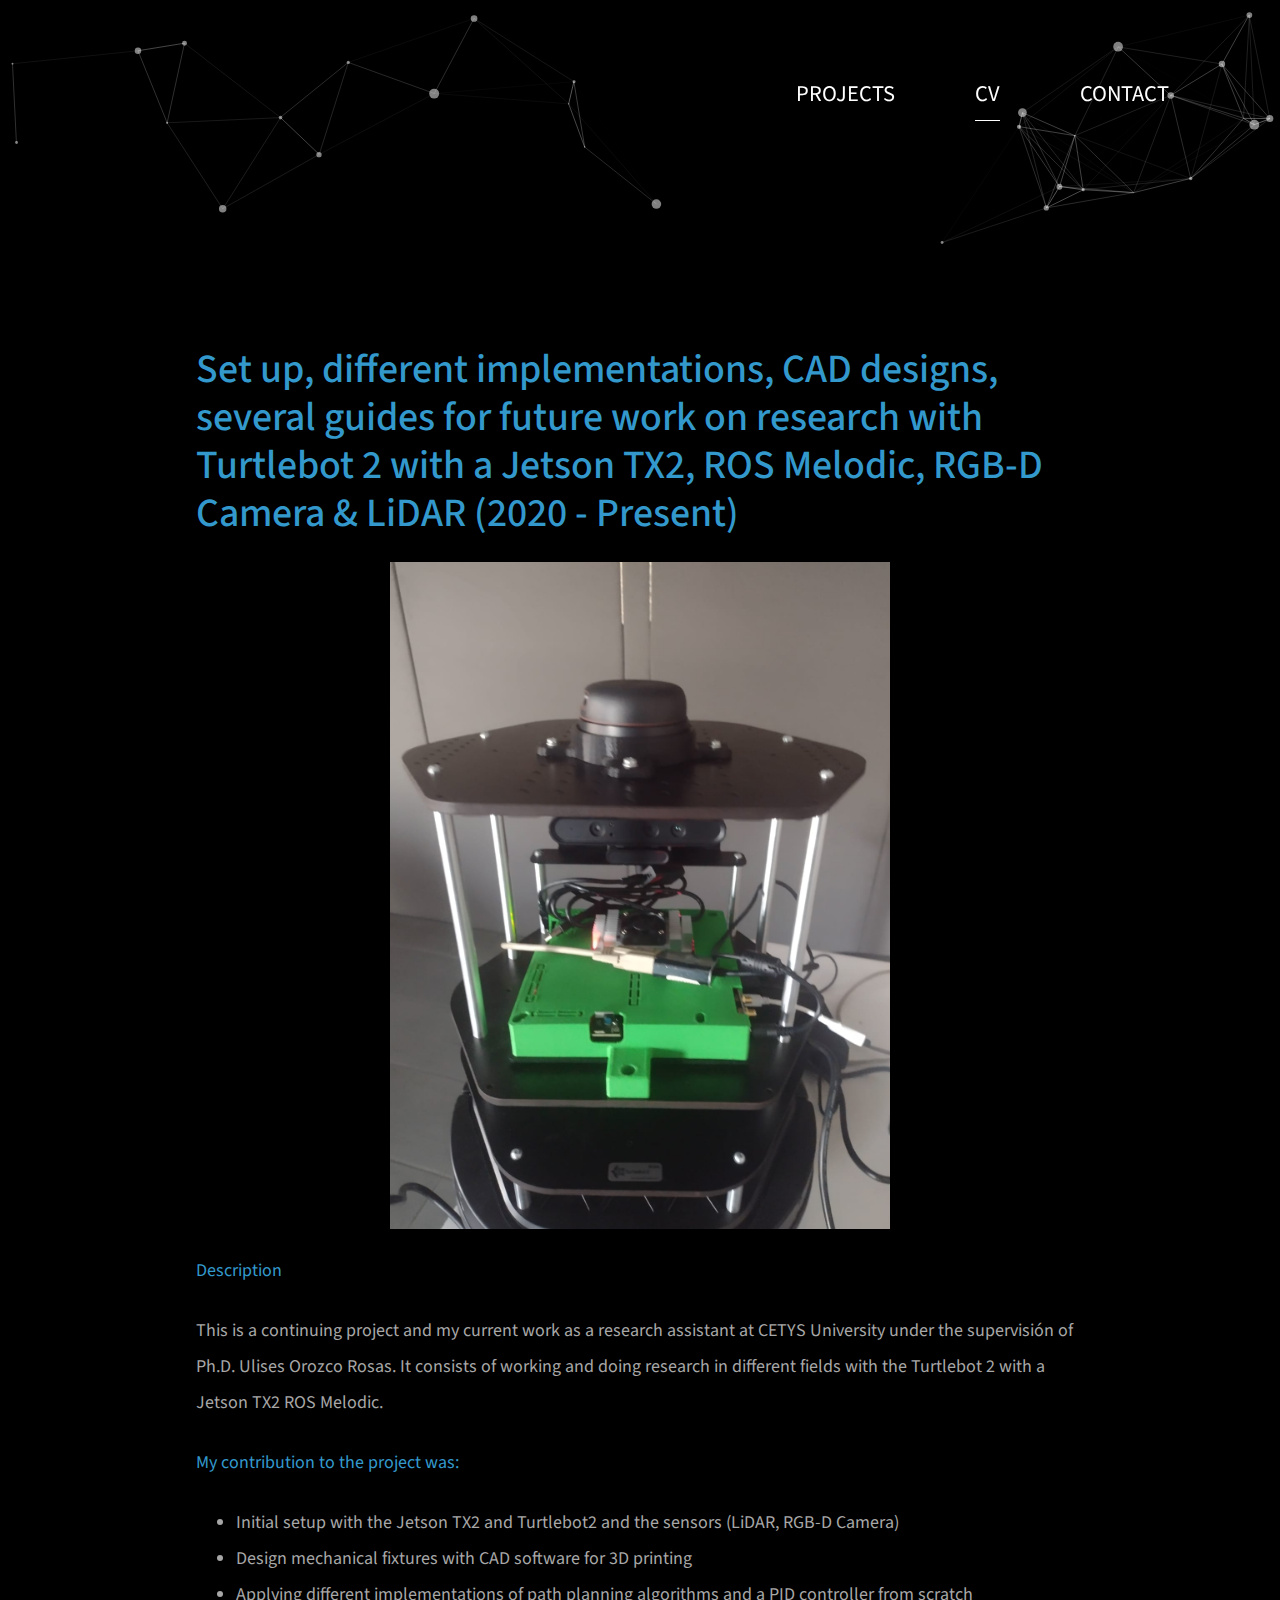
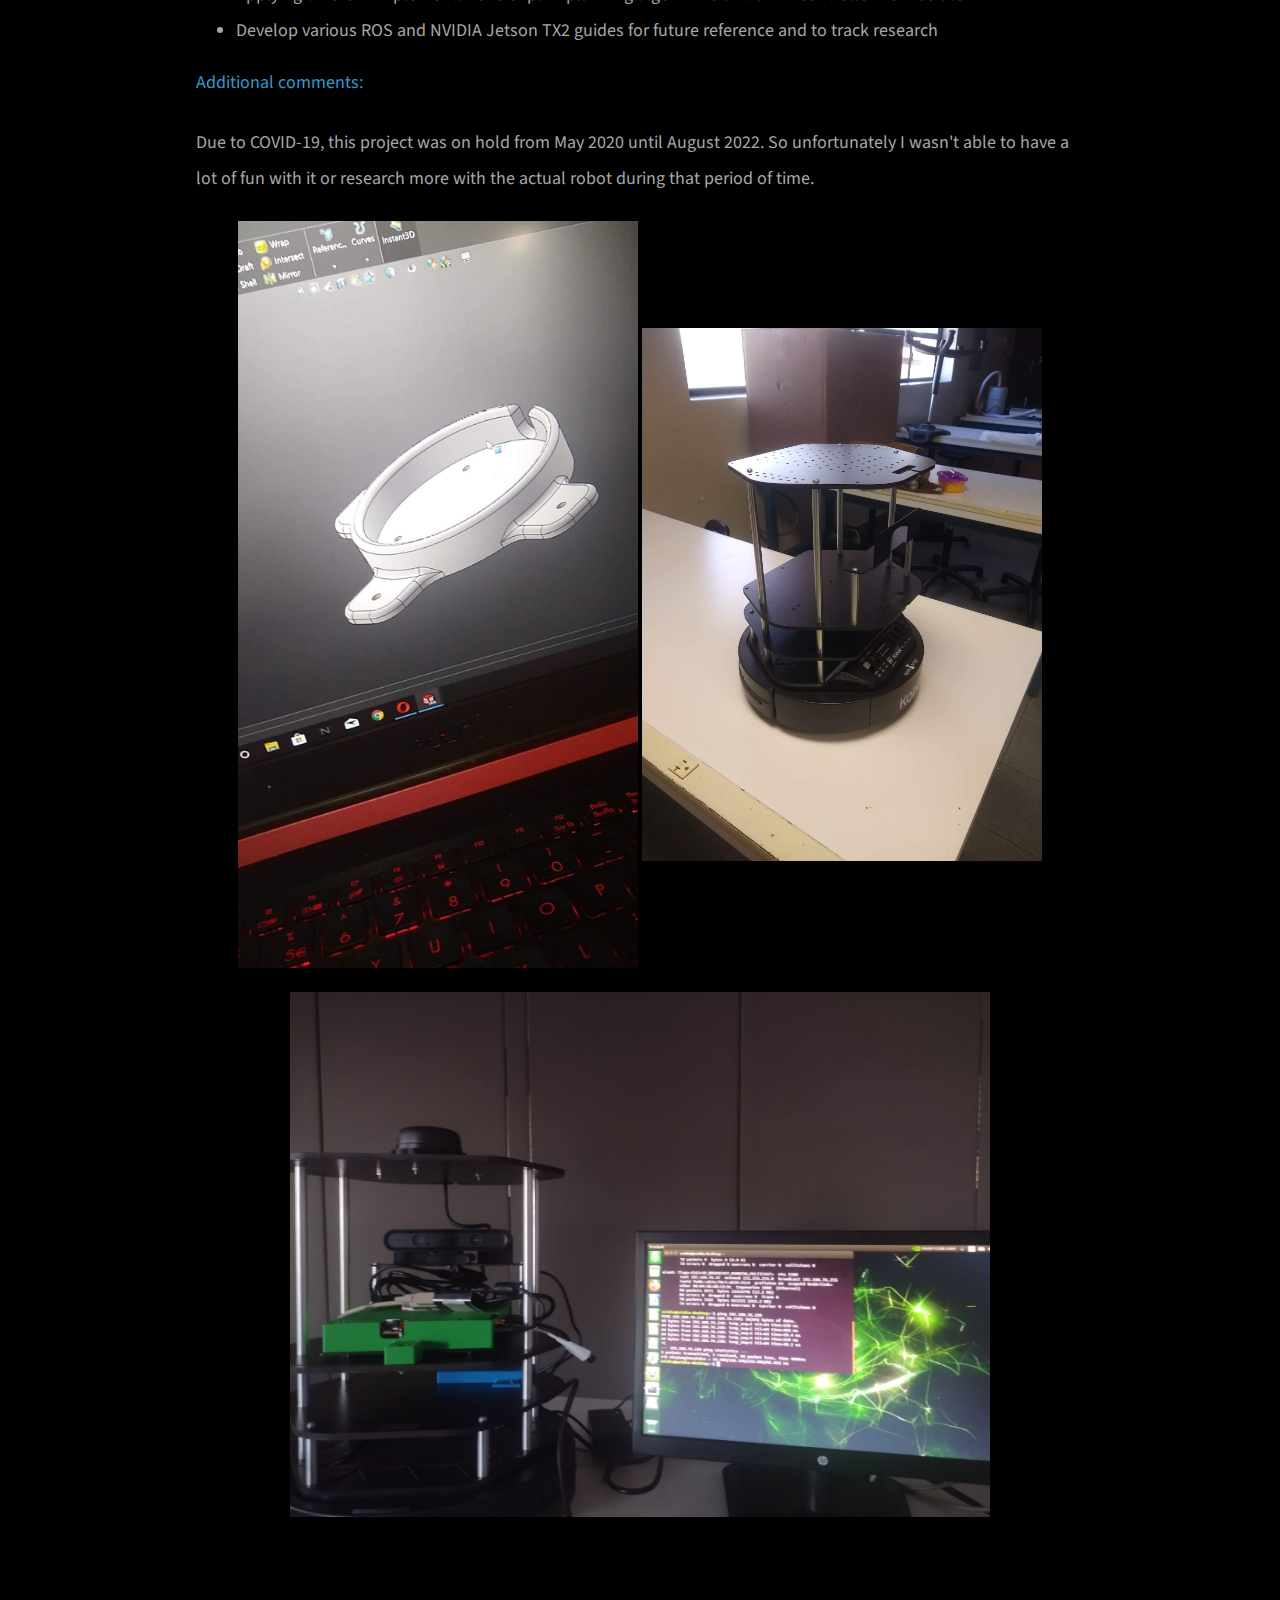
<file: turtlebot_research.html>
<!DOCTYPE html>
<html lang="en">
<head>
	<meta charset="UTF-8">
    <meta name="viewport" content="width=device-width, initial-scale=1.0">
    <title>Turtlebot Research</title>
    <link rel="stylesheet" href="fontawesome/css/all.min.css"> <!-- https://fontawesome.com/ -->
    <link href="https://fonts.googleapis.com/css2?family=Source+Sans+Pro&display=swap" rel="stylesheet">
    <!-- https://fonts.google.com/ -->
    <link rel="stylesheet" href="css/bootstrap.min.css">
    <link rel="stylesheet" href="css/templatemo-video-catalog.css">
<!--

TemplateMo 552 Video Catalog

https://templatemo.com/tm-552-video-catalog

-->

</head>

<style>

    /* ---- particles.js container ---- */ 
    
    #particles-js{ 
    position:relative;
    z-index:999;
    background-color:#00000000;
    width: 100%;
    height: 100%;
    /* max-height: 350px; */
    }
    
  
  .header,.banner-section{
    position:relative;
    width:100%;
    
  }
  
  .banner-section{
      height: 100vh;
      padding-top:150px;
      position: relative;
      align-items: center;
      justify-content: center;
      background-color: #3cd1ff;
      background-image:url(../img/bg.svg);
      background-size: cover;
      background-position: center center;
      background-repeat: no-repeat;
  }
  
  .header-inner{
    position:absolute;
    width:100%;
    top:0;
    z-index:44;
    left:0;
  }
  
  /* canvas.particles-js-canvas-el {
    position: absolute;
    top: 0;
    left: 0;
	z-index:1;
    width: 100%;
    height: 50%;
} */


</style>

<body>
	<div class="tm-page-wrap mx-auto">
		<div class="position-relative">
			<div class="potition-absolute tm-site-header">
				<div class="container-fluid position-relative">
					<div class="row">						
                        <div class="col-5 col-md-8 ml-auto mr-0">
                            <div class="tm-site-nav">
                                <nav class="navbar navbar-expand-lg mr-0 ml-auto" id="tm-main-nav">
                                    <button class="navbar-toggler tm-bg-black py-2 px-3 mr-0 ml-auto collapsed" type="button"
                                        data-toggle="collapse" data-target="#navbar-nav" aria-controls="navbar-nav"
                                        aria-expanded="false" aria-label="Toggle navigation">
                                        <span>
                                            <i class="fas fa-bars tm-menu-closed-icon"></i>
                                            <i class="fas fa-times tm-menu-opened-icon"></i>
                                        </span>
                                    </button>
                                    <div class="collapse navbar-collapse tm-nav" id="navbar-nav">
                                        <ul class="navbar-nav text-uppercase">
                                            <li class="nav-item">
                                                <a class="nav-link tm-nav-link" href="index.html">Projects</a>
                                            </li>
                                            <li class="nav-item active">
                                                <a class="nav-link tm-nav-link" href="cv.html">CV <span class="sr-only">(current)</span></a>
                                            </li>
                                            <li class="nav-item">
                                                <a class="nav-link tm-nav-link" href="contact.html">Contact</a>
                                            </li>
                                        </ul>
                                    </div>
                                </nav>
                            </div>
                        </div>
					</div>
				</div>

			</div>
			<div class="tm-welcome-container tm-fixed-header tm-fixed-header-2">
				<!-- <div class="text-center">
					<p class="pt-5 px-3 tm-welcome-text tm-welcome-text-2 mb-1 mt-lg-0 mt-5 text-white mx-auto">Another Image BG<br>it can be fixed.<br>Content will simply slide over.</p>                	
                </div> -->     

            </div>

            <div id="tm-fixed-header-bg">
                <div id="particles-js"></div>
                <script src="js/particles.js"></script>
                <script src="js/app.js"></script>
    
            </div>
		</div>
        <!-- Page content -->
		<main>
			<div class="container-fluid px-0">
				<div class="mx-auto tm-content-container">					
					<div class="row mt-3 mb-5 pb-3">
						<div class="col-12">
							<div class="mx-auto tm-about-text-container px-3">
								<h2 class="tm-page-title mb-4 tm-text-primary">Set up, different implementations, CAD designs, several guides for future work on research with Turtlebot 2 with 
                                    a Jetson TX2, ROS Melodic, RGB-D Camera & LiDAR (2020 - Present)</h2>
                                <div class="position-relative">
                                    <center><img src="img/portfolio/turtlebot2-research-1.jfif" alt="Image" class="img-fluid tm-catalog-item-img mb-4" width="500"></center>    
                                </div>
								<p class="mb-4 tm-text-primary">Description</p>
								<p class="mb-4 tm-text-description">
                                    This is a continuing project and my current work as a research assistant at CETYS University under 
                                    the supervisión of Ph.D. Ulises Orozco Rosas. It consists of working and doing research in different
                                     fields with the Turtlebot 2 with a Jetson TX2 ROS Melodic. 
                                </p>
								<p class="mb-4 tm-text-primary">My contribution to the project was:</p>
								<ul>
                                    <li class="tm-text-description">Initial setup with the Jetson TX2 and Turtlebot2 and the sensors (LiDAR, RGB-D Camera)</li>
                                    <li class="tm-text-description">Design mechanical fixtures with CAD software for 3D printing</li>
                                    <li class="tm-text-description">Applying different implementations of path planning algorithms and a PID controller from scratch</li>
                                    <li class="tm-text-description">Develop various ROS and NVIDIA Jetson TX2 guides for future reference and to track research</li>
                                </ul>
                                <p class="mb-4 tm-text-primary">Additional comments:</p>
                                <p class="mb-4 tm-text-description">
                                    Due to COVID-19, this project was on hold from May 2020 until August 2022.
                                     So unfortunately I wasn't able to have a lot of fun with it or research more with the actual robot during that period of time.
                                </p>
                                <div class="position-relative">
                                    <center>
                                        <img src="img/portfolio/turtlebot2-sw.jfif" alt="Image" class="img-fluid tm-catalog-item-img mb-4" width="400">
                                        <img src="img/portfolio/turtlebot2.jfif" alt="Image" class="img-fluid tm-catalog-item-img mb-4" width="400">
                                        <img src="img/portfolio/turtlebot2-research-2.jfif" alt="Image" class="img-fluid tm-catalog-item-img mb-4" width="700">
                                    </center>
                                </div>
							</div>							
						</div>						
					</div>					
				</div>
		</main>
        
        

	<script src="js/jquery-3.4.1.min.js"></script>
    <script src="js/bootstrap.min.js"></script>
    <script src="js/parallax.min.js"></script>
</body>
</html>
</file>
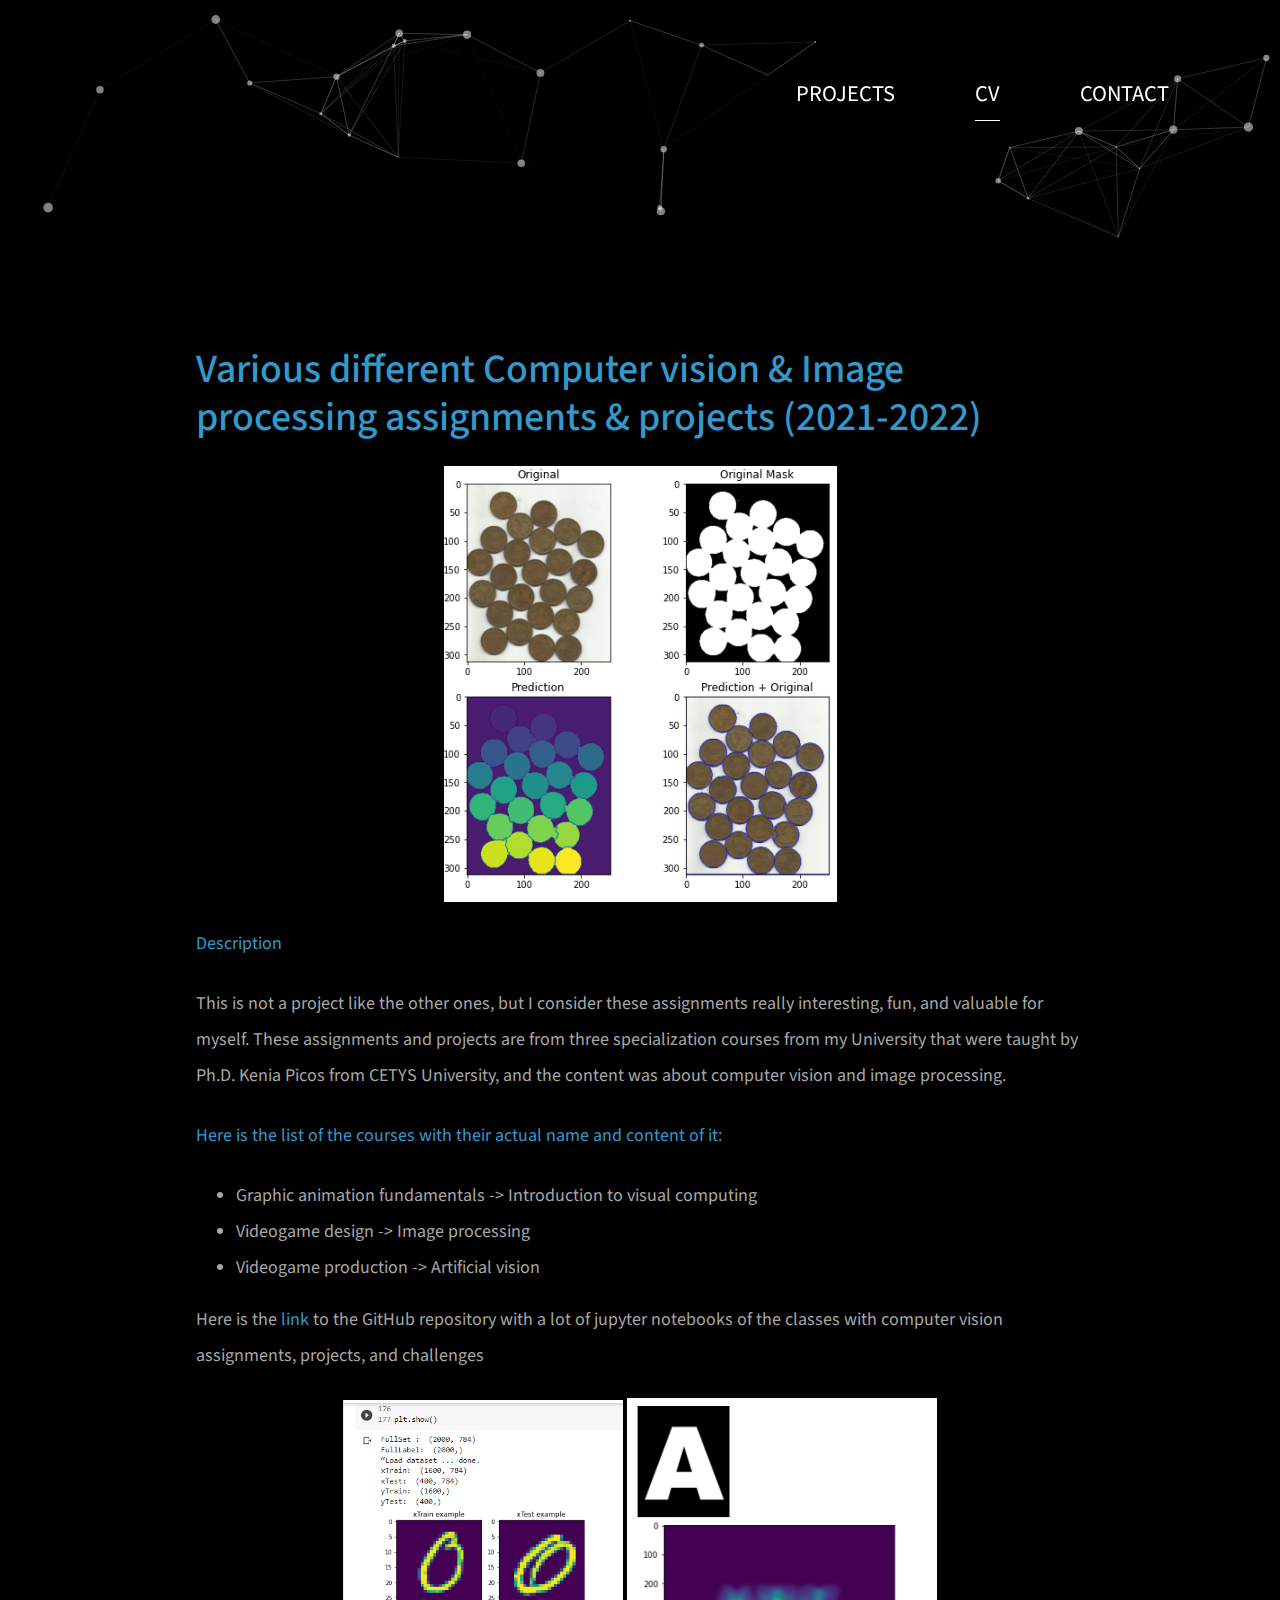
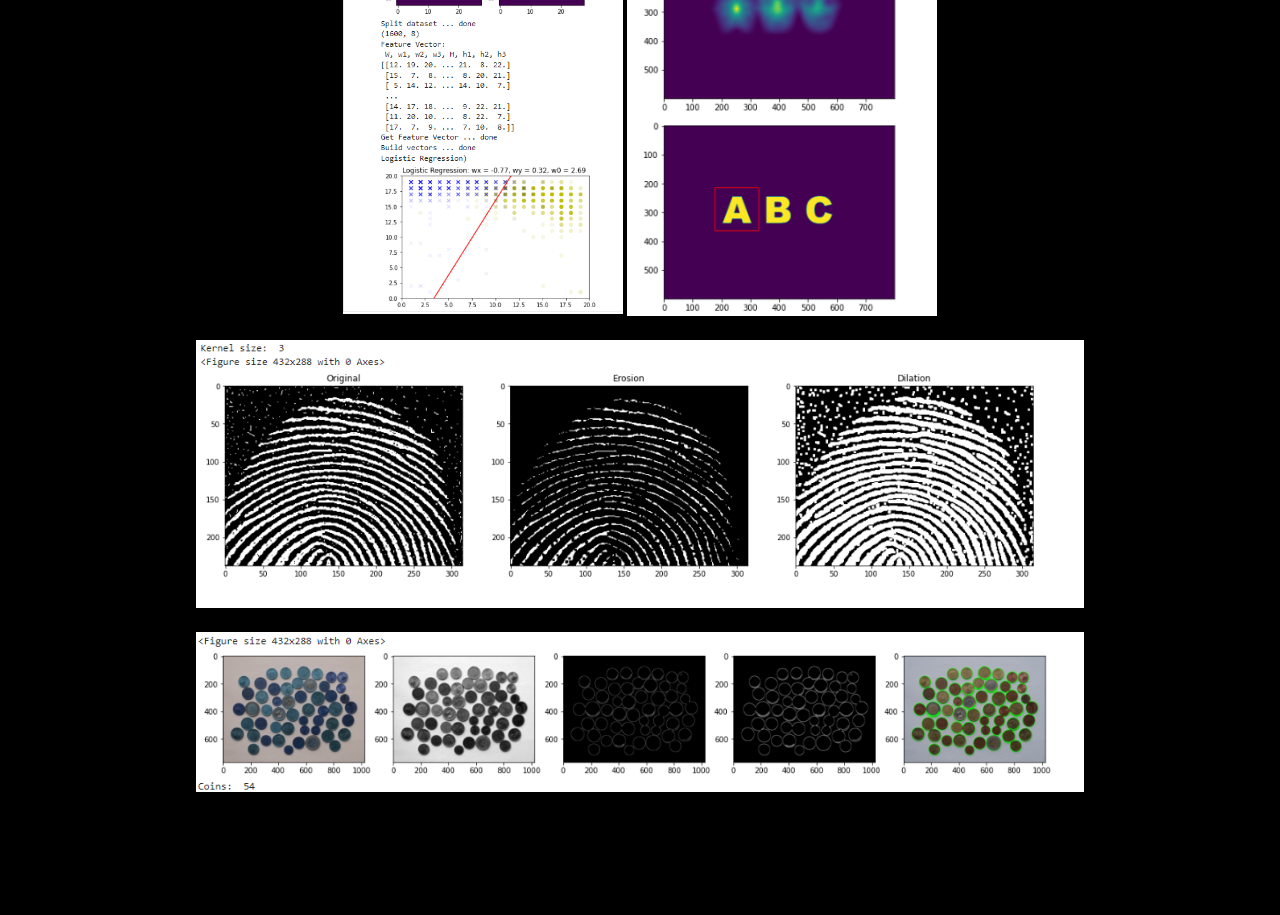
<file: vision.html>
<!DOCTYPE html>
<html lang="en">
<head>
	<meta charset="UTF-8">
    <meta name="viewport" content="width=device-width, initial-scale=1.0">
    <title>Computer Vision</title>
    <link rel="stylesheet" href="fontawesome/css/all.min.css"> <!-- https://fontawesome.com/ -->
    <link href="https://fonts.googleapis.com/css2?family=Source+Sans+Pro&display=swap" rel="stylesheet">
    <!-- https://fonts.google.com/ -->
    <link rel="stylesheet" href="css/bootstrap.min.css">
    <link rel="stylesheet" href="css/templatemo-video-catalog.css">
<!--

TemplateMo 552 Video Catalog

https://templatemo.com/tm-552-video-catalog

-->

</head>

<style>

    /* ---- particles.js container ---- */ 
    
    #particles-js{ 
    position:relative;
    z-index:999;
    background-color:#00000000;
    width: 100%;
    height: 100%;
    /* max-height: 350px; */
    }
    
  
  .header,.banner-section{
    position:relative;
    width:100%;
    
  }
  
  .banner-section{
      height: 100vh;
      padding-top:150px;
      position: relative;
      align-items: center;
      justify-content: center;
      background-color: #3cd1ff;
      background-image:url(../img/bg.svg);
      background-size: cover;
      background-position: center center;
      background-repeat: no-repeat;
  }
  
  .header-inner{
    position:absolute;
    width:100%;
    top:0;
    z-index:44;
    left:0;
  }
  
  /* canvas.particles-js-canvas-el {
    position: absolute;
    top: 0;
    left: 0;
	z-index:1;
    width: 100%;
    height: 50%;
} */


</style>

<body>
	<div class="tm-page-wrap mx-auto">
		<div class="position-relative">
			<div class="potition-absolute tm-site-header">
				<div class="container-fluid position-relative">
					<div class="row">						
                        <div class="col-5 col-md-8 ml-auto mr-0">
                            <div class="tm-site-nav">
                                <nav class="navbar navbar-expand-lg mr-0 ml-auto" id="tm-main-nav">
                                    <button class="navbar-toggler tm-bg-black py-2 px-3 mr-0 ml-auto collapsed" type="button"
                                        data-toggle="collapse" data-target="#navbar-nav" aria-controls="navbar-nav"
                                        aria-expanded="false" aria-label="Toggle navigation">
                                        <span>
                                            <i class="fas fa-bars tm-menu-closed-icon"></i>
                                            <i class="fas fa-times tm-menu-opened-icon"></i>
                                        </span>
                                    </button>
                                    <div class="collapse navbar-collapse tm-nav" id="navbar-nav">
                                        <ul class="navbar-nav text-uppercase">
                                            <li class="nav-item">
                                                <a class="nav-link tm-nav-link" href="index.html">Projects</a>
                                            </li>
                                            <li class="nav-item active">
                                                <a class="nav-link tm-nav-link" href="cv.html">CV <span class="sr-only">(current)</span></a>
                                            </li>
                                            <li class="nav-item">
                                                <a class="nav-link tm-nav-link" href="contact.html">Contact</a>
                                            </li>
                                        </ul>
                                    </div>
                                </nav>
                            </div>
                        </div>
					</div>
				</div>

			</div>
			<div class="tm-welcome-container tm-fixed-header tm-fixed-header-2">
				<!-- <div class="text-center">
					<p class="pt-5 px-3 tm-welcome-text tm-welcome-text-2 mb-1 mt-lg-0 mt-5 text-white mx-auto">Another Image BG<br>it can be fixed.<br>Content will simply slide over.</p>                	
                </div> -->     

            </div>

            <div id="tm-fixed-header-bg">
                <div id="particles-js"></div>
                <script src="js/particles.js"></script>
                <script src="js/app.js"></script>
    
            </div>
		</div>
        <!-- Page content -->
		<main>
			<div class="container-fluid px-0">
				<div class="mx-auto tm-content-container">					
					<div class="row mt-3 mb-5 pb-3">
						<div class="col-12">
							<div class="mx-auto tm-about-text-container px-3">
								<h2 class="tm-page-title mb-4 tm-text-primary">Various different Computer vision & Image processing assignments & projects (2021-2022)</h2>
                                <div class="position-relative">
                                    <center><img src="img/portfolio/visual-ex-5.png" alt="Image" class="img-fluid tm-catalog-item-img mb-4"></center>    
                                </div>
								<p class="mb-4 tm-text-primary">Description</p>
								<p class="mb-4 tm-text-description">
                                    This is not a project like the other ones, but I consider these assignments really interesting, fun, and valuable for myself. 
                                    These assignments and projects are from three specialization courses from my University that were taught by Ph.D. Kenia Picos from CETYS University, 
                                    and the content was about computer vision and image processing.                                    
                                </p>
								<p class="mb-4 tm-text-primary">Here is the list of the courses with their actual name and content of it:</p>
								<ul>
                                    <li class="tm-text-description">Graphic animation fundamentals -> Introduction to visual computing</li>
                                    <li class="tm-text-description">Videogame design -> Image processing</li>
                                    <li class="tm-text-description">Videogame production -> Artificial vision</li>
                                </ul>
                                <p class="mb-4 tm-text-description">Here is the <a class="tm-text-link" href="https://github.com/luisrodolfo10/Notebooks-Computer-Vision" target="_blank">link</a> to the GitHub repository with a lot of jupyter notebooks of the classes with computer vision assignments, projects, and challenges</p>
                                <div class="position-relative">
                                <center> 
                                    <img src="img/portfolio/visual-ex-2.png" alt="Image" class="img-fluid tm-catalog-item-img mb-4" width="280">
                                    <img src="img/portfolio/visual-ex-4.png" alt="Image" class="img-fluid tm-catalog-item-img mb-4" width="310">
                                   
                                </center>
                                <img src="img/portfolio/visual-ex-1.png" alt="Image" class="img-fluid tm-catalog-item-img mb-4">
                                <img src="img/portfolio/visual-ex-3.png" alt="Image" class="img-fluid tm-catalog-item-img mb-4">         
                                </div>
							</div>							
						</div>						
					</div>					
				</div>
		</main>
        
        

	<script src="js/jquery-3.4.1.min.js"></script>
    <script src="js/bootstrap.min.js"></script>
    <script src="js/parallax.min.js"></script>
</body>
</html>
</file>
<file: css/templatemo-video-catalog.css>
/*

TemplateMo 552 Video Catalog

https://templatemo.com/tm-552-video-catalog

*/

html { scroll-behavior: smooth; overflow-x: hidden; }

body {
    margin: 0;
    padding: 0;
    font-family: 'Source Sans Pro', sans-serif;
    font-size: 18px;
    line-height: 2em;
    overflow-x: hidden;
    background-color: #000000;
}

a {
    transition: all 0.3s ease;
    color: #666;
}

a:hover {
    color: #29BBCC;
    text-decoration: none;
}

h2, p { color: #666666; }

.tm-site-header {
    position: absolute;
    z-index: 1000;
    width: 100%;
    top: 0;
    left: 0;
    padding: 40px;
}

.tm-logo-container {
    display: block;
    padding: 30px;
    width: 320px;
    height: 160px;
}

.tm-site-logo { font-size: 3rem; }
.tm-site-name { font-size: 1.9rem; }

#tm-video-container {
    max-height: 720px;
    overflow: hidden;
    background-color: #333;
}

#tm-video {
    width: 100%;
    height: auto;
}

.tm-bg-black {
    background-color: rgba(0,0,0,0.5);
    color: white;
}

.tm-bg-gray { background-color: #000000; }
.tm-text-primary { color: #3399CC; }
.tm-text-secondary { color: #3CAFAF; }
.tm-text-description { color: #a7a7a7; }


.tm-nav-link {
    color: white;
    font-size: 1.4rem;    
}

#tm-main-nav .nav-item .nav-link { border-bottom: 1px solid transparent; }

#tm-main-nav .nav-item.active .nav-link,
#tm-main-nav .nav-item:hover .nav-link {
    border-bottom: 1px solid white;
    color: white;
}

.tm-welcome-container {
    position: absolute;
    width: 100%;
    height: 100%;
    display: flex;
    justify-content: center;
    flex-direction: column;
    z-index: 999;
}

.tm-welcome-container-inner { margin-top: 100px }
.tm-welcome-text { font-size: 3rem;}

.btn {
    padding: 15px 60px;
    font-size: 2.5rem;
    border: none;
    cursor: pointer;
    margin-top: 100px;
    z-index: 1001;
    
}

.btn-primary { background-color: #3399CC; }
.btn-primary:hover { background-color: #1674a0; }

/*
    Button hover effect: https://tympanus.net/Development/CreativeButtons/
*/

.tm-btn-animate {
    position: relative;
    overflow: hidden;
    -webkit-backface-visibility: hidden;
    -moz-backface-visibility: hidden;
    backface-visibility: hidden;
    transition: all 0.3s ease;
}

.tm-btn-animate:before {
    left: 0;
    top: -100%;
    position: absolute;
    height: 100%;
    width: 100%;
    line-height: 2.5;
    -webkit-transition: all 0.3s;
    -moz-transition: all 0.3s;
    transition: all 0.3s;
    font-family: "Font Awesome 5 Free";
    font-style: normal;
    font-weight: 900;
    line-height: 1;
    -webkit-font-smoothing: antialiased;
}

.tm-btn-animate:after {
    content: '';
    position: absolute;
    z-index: -1;
    -webkit-transition: all 0.3s;
    -moz-transition: all 0.3s;
    transition: all 0.3s;
}

.tm-btn-animate:hover:before { top: 13px; }

.tm-btn-animate span {
    display: inline-block;
    width: 100%;
    height: 100%;
    -webkit-transition: all 0.3s;
    -webkit-backface-visibility: hidden;
    -moz-transition: all 0.3s;
    -moz-backface-visibility: hidden;
    transition: all 0.3s;
    backface-visibility: hidden;
}

.tm-btn-animate:hover span {
    -webkit-transform: translateY(300%);
    -moz-transform: translateY(300%);
    -ms-transform: translateY(300%);
    transform: translateY(300%);
}

.tm-btn-cta {
    color: white;
    background-color: rgba(221, 220, 220, 0.219);
}

.tm-btn-cta:before { font-size: 180%; }
.tm-btn-download:before { font-size: 120%; }
.tm-btn-submit:before { font-size: 120%; }
.tm-icon-down:before { content: '\f078'; }
.tm-icon-download:before { content: '\f019'; }
.tm-icon-submit:before { content: '\f1d8'; }
.tm-icon-submit:hover:before { top: 18px; }
.tm-btn-cta:hover { color: white; }

.tm-btn-download:hover,
.tm-btn-download:focus,
.tm-btn-submit:hover,
.tm-btn-submit:focus {
    color: white;
    background-color: #3399CC;
}

.tm-btn-download span { padding-top: 10px; }
.tm-btn-small { 
    padding: 10.5px 35px;
    font-size: 1.2rem; 
}

#tm-video-control-button {
    position: absolute;
    bottom: 20px;
    right: 20px;
    z-index: 1000;
}

.tm-content-container {
    max-width: 1422px;
    padding-top: 80px;
    padding-bottom: 35px;
    
}

.tm-page-title { font-size: 2.5rem; }
.tm-catalog-item-list { justify-content: space-between; }

.tm-catalog-item {
    max-width: 462px;
    display: flex;
    flex-direction: column;
    margin-bottom: 64px;
}

.tm-page-wrap {
    background-color: #000000;
  } 

.tm-thumbnail-container { overflow: hidden; }
.tm-thumbnail-container img { transition: all 0.3s ease; }
.tm-thumbnail-container:hover img { transform: scale(1.2) rotate(5deg); }

.tm-img-overlay {
    top: 0;
    left: 0;
    width: 100%;
    height: 100%;
    display: flex;
    align-items: center;
    justify-content: center;
    background-color: rgba(0,0,0,0.4);
    cursor: pointer;
    transition: all 0.3s ease: ;
}

.tm-overlay-icon {
    color: #a7a7a7;
    opacity: 1;
    font-size: 2rem;
    padding: 10px 15px;
    background-color: rgba(0,0,0,0.5);
    border-radius: 50%;
    width: 70px;
    height: 70px;
    display: flex;
    align-items: center;
    justify-content: center;
    padding-right: 8px;
    z-index: 1002;
    transition: all 0.3s ease;  
}

.tm-img-overlay:hover { background-color: transparent; }
.tm-img-overlay:hover .tm-overlay-icon { opacity: 0; }
.tm-catalog-item-description { flex: 1; }

.tm-categories-container {
    display: flex;
    align-items: center;
}

.tm-categories-text { margin-right: 16px; }
.tm-category-list { font-size: 1.75rem; }
.tm-category-item { margin: 16px; }

.tm-category-link {
    color: #3399CC;
    padding: 10px;
    border-bottom: 3px solid transparent;
}

.tm-category-link.active,
.tm-category-link:hover {
    border-bottom: 3px solid #3399CC;
    color: #3399CC;
}

.tm-paging-link {
    background-color: #F4F4F4;
    margin-right: 12px;
    font-size: 1.5rem;
    width: 60px;
    height: 60px;
    display: flex;
    align-items: center;
    justify-content: center;
}

.nav-item.active > .tm-paging-link,
.nav-item:hover > .tm-paging-link {
    background-color: #CCC;
    color: #666666;
}

.tm-subscribe-form { 
    display: flex; 
    align-items: center;
}

.tm-subscribe-form > input {
    padding: 5px 15px;
    margin-right: 20px;
    flex: 1;
    max-width: 382px;
}

.tm-footer-links > li { margin-bottom: 10px; }

/*Video detail page*/

.tm-video-title { font-size: 2.5rem; }
.tm-share-box { 
    font-size: 1.4rem; 
    padding: 3rem;
}
.tm-share-box-title { font-size: 1.4rem; }

.tm-bg-white {
    background-color: white;
    border: 1px solid #CDCECF;
    border-radius: 5px;
}

.tm-share-button {
    width: 52px;
    height: 52px;
    display: flex;
    align-items: center;
    justify-content: center;
    margin-right: 24px;
}

.tm-share-button:last-child { margin-right: 0; }
.tm-text-link { color: #3399CC; }

.tm-likes-box,
.tm-btn-download {
    width: 280px;
    height: 60px;
}

.tm-likes-box { padding-top: 12px; }
.tm-video-description-box { max-width: 920px; }
.tm-text-gray { color: #6F7071; }

.tm-fixed-header {
    background-position: center;
    background-repeat: no-repeat;
    background-attachment: fixed;
    background-size: cover;    
    background-color: rgb(0, 0, 0);
}

#tm-fixed-header-bg { height: 250px; }
/* .tm-fixed-header-1 { background-image: url(../img/video-detail-1.jpg); }
.tm-fixed-header-2 { background-image: url(../img/about-1.jpg); }
.tm-fixed-header-3 { background-image: url(../img/contact-1.jpg); } */

video {
  width: 100%;
  height: auto;
}

.fa-facebook { color: #3b5998; }
.fa-twitter { color: #00acee; }
.fa-pinterest { color: #c8232c; }
.tm-liked-icon { display: none; }
.tm-not-liked-icon { display: inline-block; }
.tm-liked-icon, .tm-not-liked-icon { margin-top: 3px; }
.tm-liked .tm-liked-icon { display: inline-block; }
.tm-liked .tm-not-liked-icon { display: none; }
.tm-welcome-text-2 { max-width: 575px; }
.tm-share-button:hover { background-color: #e9ecef; }

/*About*/
.tm-about-text-container { max-width: 920px; }

.parallax-window {
    min-height: 270px;
    background: transparent;
}

.parallax-window-2 {
    min-height: 360px;
}

.tm-about-icon {
    color: #999;
}

/* Contact */
.mapouter{
    position:relative;
    text-align:right;
    height:540px;
    width:100%;
}

.gmap_canvas {
    overflow:hidden;
    background:none!important;
    height:540px;
    width:100%;
}

.form-control {
    font-size: 1.2rem;
    padding: 21px 25px;
}

.form-group {
    margin-bottom: 35px;
}

#contact-select {
    height: 60px;
    border-radius: 0;
}

#contact-select:not([multiple]) {
  -webkit-appearance: none;
  -moz-appearance: none;
  background-position: right 15px center;
  background-repeat: no-repeat;
  background-image: url(../img/select-arrow.png);
  padding: 14px 20px;
  padding-right: 20px;
  color: #666;
}
.tm-testimonial-text {
    max-width: 420px;
    font-style: italic;
}

@media (min-width: 992px) {
    #tm-main-nav .nav-item { margin: 20px 40px; }
    .navbar-expand-lg .navbar-nav .nav-link { padding: 8px 0px; }
    .navbar-expand-lg .navbar-collapse { justify-content: flex-end; }
}

@media (max-width: 1419px) {
    .tm-catalog-item { margin-bottom: 30px; }
}

@media (max-width: 991px) {
    .navbar {
        max-width: 220px;
        position: absolute;
        top: 0;
        right: 0;
        padding: 0;
    }
    
    .navbar-collapse {
        background-color: rgba(0,0,0,0.5);
        border-radius: 5px;
        border-top-right-radius: 0;
        padding: 10px 15px;
    }

    .nav-item { margin-bottom: 10px; }

    .navbar-toggler {
        border-bottom-left-radius: 0;
        border-bottom-right-radius: 0;
        width: 52px;
        height: 40px;
    }

    .navbar-toggler.collapsed {
        border-bottom-left-radius: .25rem;
        border-bottom-right-radius: .25rem;   
    }

    .navbar-toggler i.tm-menu-opened-icon { display: block; }
    .navbar-toggler i.tm-menu-closed-icon { display: none; }
    .navbar-toggler.collapsed i.tm-menu-opened-icon { display: none; }
    .navbar-toggler.collapsed i.tm-menu-closed-icon { display: block; }
    .tm-welcome-container-inner { margin-top: 150px; }
    .tm-welcome-text { font-size: 1.4rem; }

    #tm-video {
        width: 888px;
        height: 500px;
    }

    .tm-logo-container {
        height: 160px;
        width: 250px;
    }

    .tm-site-header { padding: 20px; }
    .tm-catalog-item-list { max-width: 924px; }
    .tm-share-box { max-width: 400px; }
}

@media (max-width: 879px) {
    .tm-categories-container {
        flex-direction: column;
        align-items: flex-start;
    }
}

@media (max-width: 640px) {
    .tm-subscribe-form { 
        flex-direction: column; 
        align-items: stretch;
    }

    .tm-subscribe-form > input {
       max-width: 100%;
    }

    .tm-subscribe-form input {
        margin-right: 0;
        margin-bottom: 15px;
    }

    .tm-share-box {
        padding-left: 1.5rem;
        padding-right: 1.5rem;
    }
}

@media (max-width: 419px) {
    .tm-testimonial {
        flex-direction: column;
    }
}
</file>
